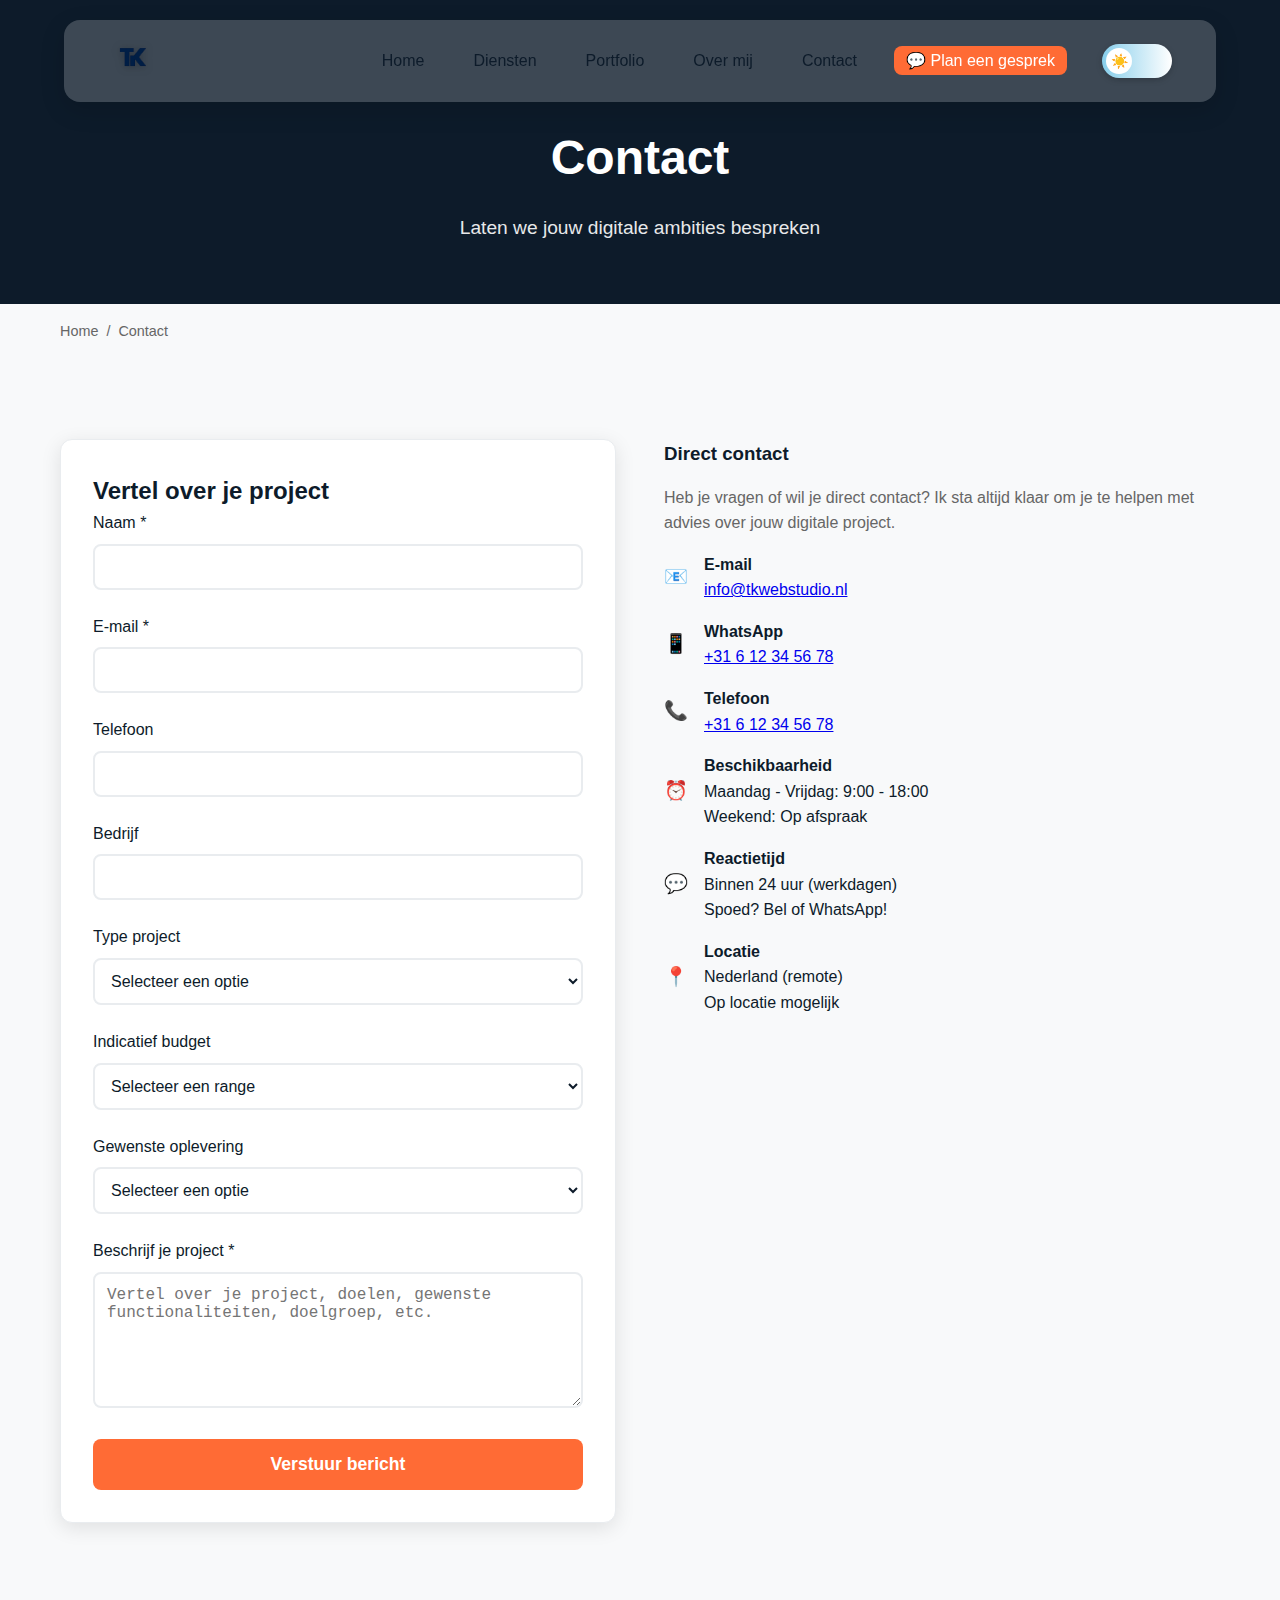
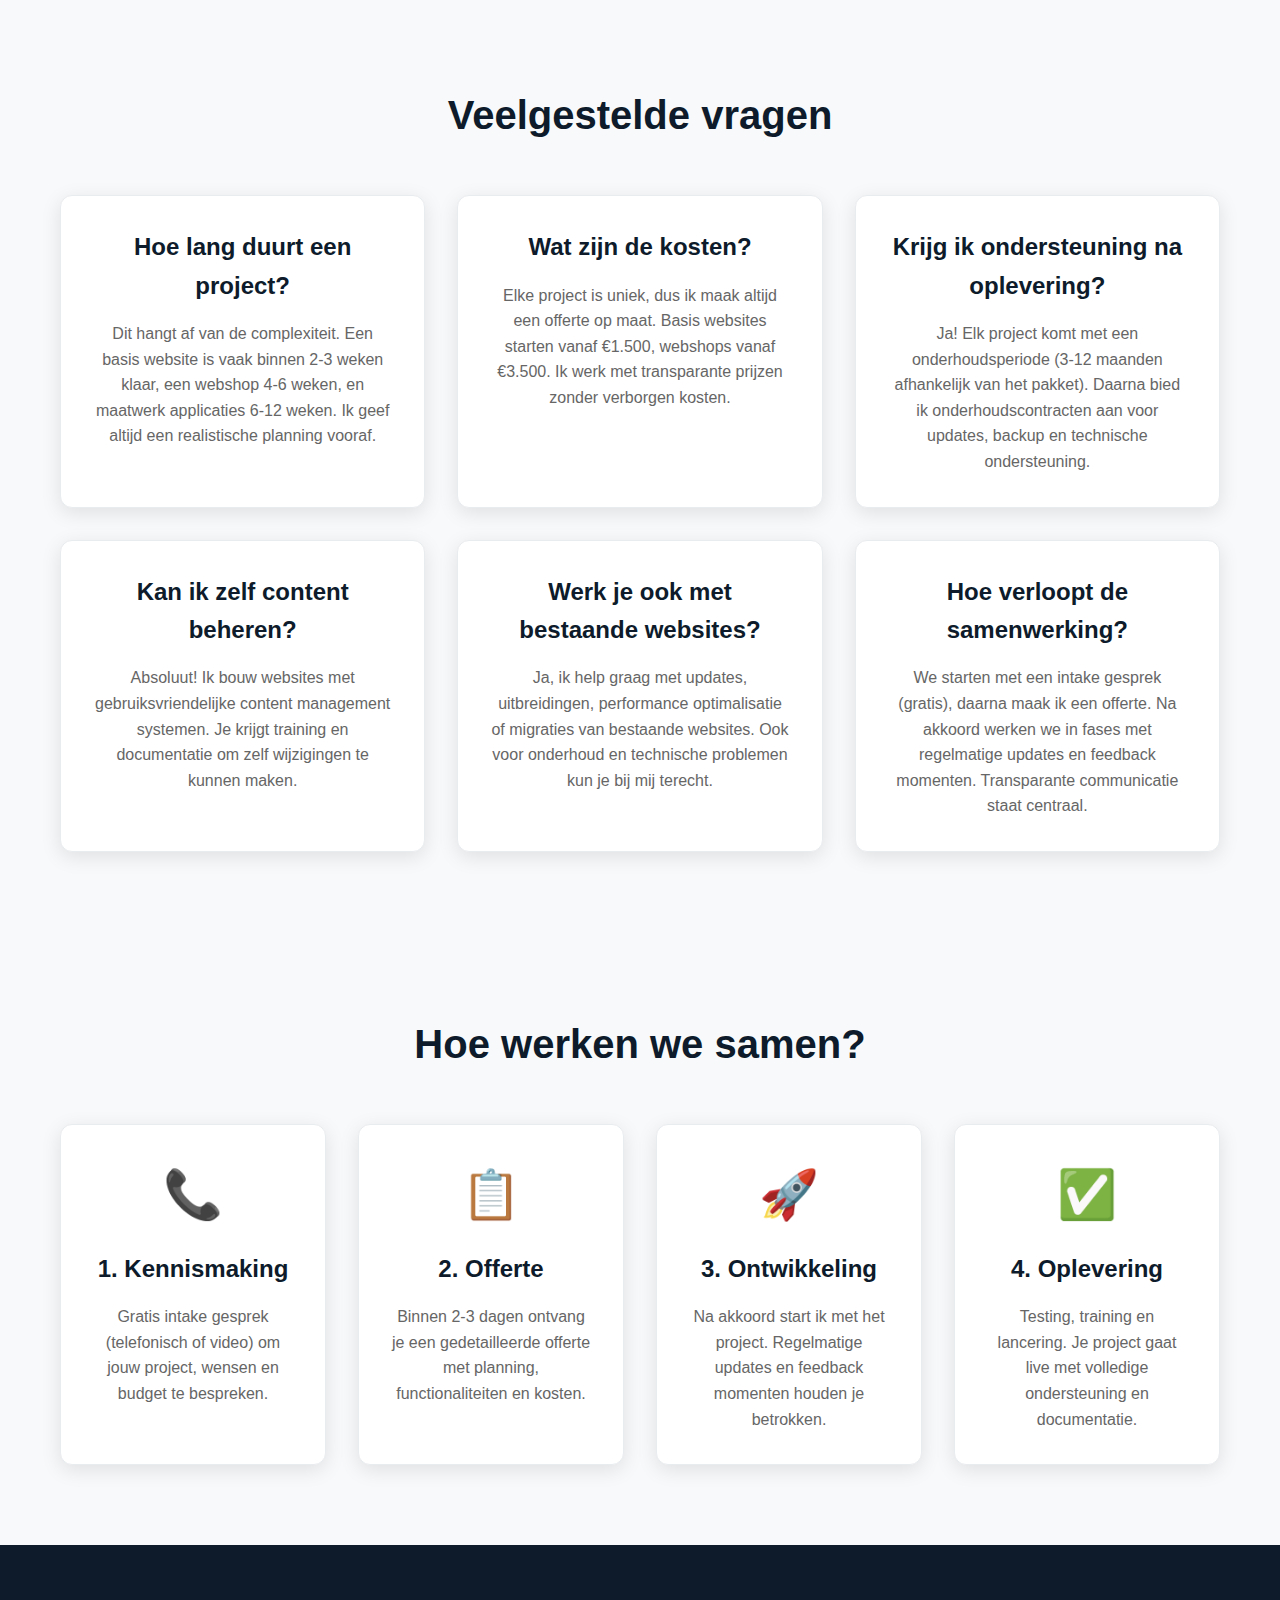
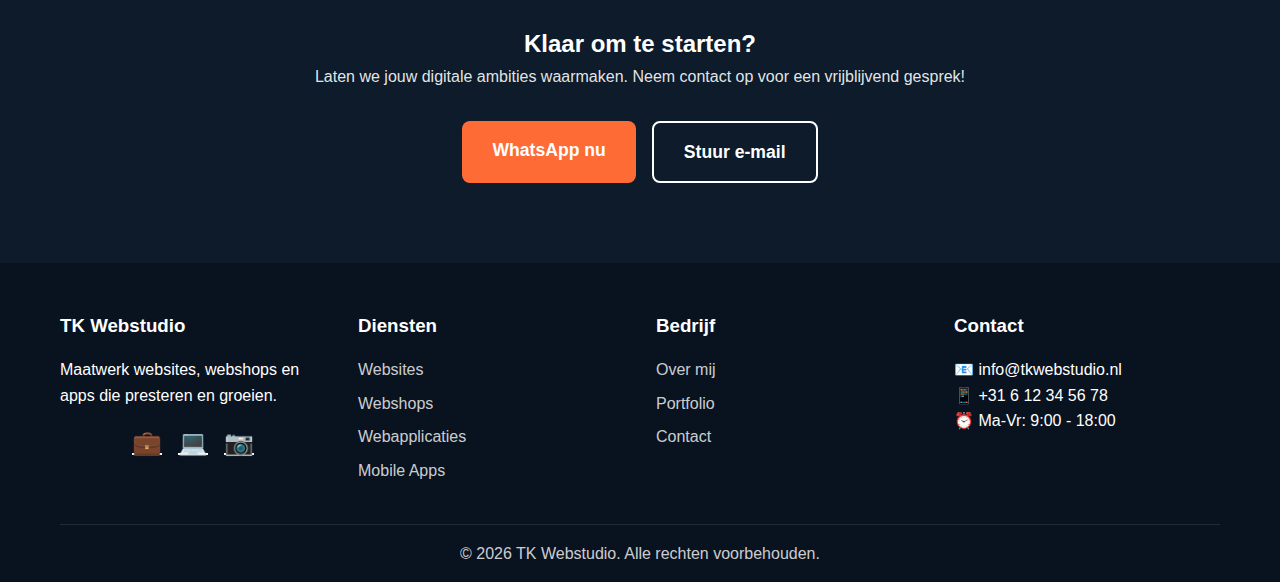
<file: contact.html>
<!DOCTYPE html>
<html lang="nl">

<head>
    <meta charset="UTF-8">
    <meta name="viewport" content="width=device-width, initial-scale=1.0">
    <title>Contact - TK Webstudio</title>
    <meta name="description"
        content="Neem contact op met TK Webstudio voor jouw website, webshop of app project. Gratis adviesgesprek en snelle reactie.">
    <link rel="stylesheet" href="css/style.css">
</head>

<body>
    <!-- Header -->
    <header>
        <nav class="container">
            <a href="../index.html" class="logo">
                <img src="../images/tkwebstudio_logo_zonder_achtergrond.png" alt="TK Webstudio Logo">
            </a>
            <ul class="nav-links">
                <li><a href="../index.html">Home</a></li>
                <li class="dropdown">
                    <a href="../diensten.html">Diensten</a>
                    <div class="dropdown-content">
                        <a href="websites.html">Websites</a>
                        <a href="webshops.html">Webshops</a>
                        <a href="webapplicaties.html">Webapplicaties</a>
                        <a href="apps.html">Mobile Apps</a>
                    </div>
                </li>
                <li><a href="../portfolio.html">Portfolio</a></li>
                <li><a href="../over.html">Over mij</a></li>
                <li><a href="../contact.html">Contact</a></li>
                <li>
                    <a href="https://calendly.com/taha2006/30min" target="_blank" class="cta-btn">💬 Plan een
                        gesprek</a>
                </li>
                <li class="nav-toggle">
                    <label class="theme-switch">
                        <input type="checkbox" id="mode-toggle">
                        <span class="slider"></span>
                    </label>
                </li>
            </ul>
            <button class="mobile-menu-toggle">☰</button>
        </nav>
    </header>

    <!-- Page Header -->
    <section class="page-header">
        <div class="container">
            <h1>Contact</h1>
            <p>Laten we jouw digitale ambities bespreken</p>
        </div>
    </section>

    <!-- Breadcrumb -->
    <section class="breadcrumb">
        <div class="container">
            <nav class="breadcrumb-nav">
                <a href="index.html">Home</a>
                <span>/</span>
                <span>Contact</span>
            </nav>
        </div>
    </section>

    <!-- Contact Section -->
    <section class="section">
        <div class="container">
            <div class="contact-content">
                <div class="contact-form">
                    <h2>Vertel over je project</h2>
                    <form>
                        <div class="form-group">
                            <label for="name">Naam *</label>
                            <input type="text" id="name" name="name" required>
                        </div>

                        <div class="form-group">
                            <label for="email">E-mail *</label>
                            <input type="email" id="email" name="email" required>
                        </div>

                        <div class="form-group">
                            <label for="phone">Telefoon</label>
                            <input type="tel" id="phone" name="phone">
                        </div>

                        <div class="form-group">
                            <label for="company">Bedrijf</label>
                            <input type="text" id="company" name="company">
                        </div>

                        <div class="form-group">
                            <label for="service">Type project</label>
                            <select id="service" name="service">
                                <option value="">Selecteer een optie</option>
                                <option value="website">Website</option>
                                <option value="webshop">Webshop</option>
                                <option value="webapplicatie">Webapplicatie</option>
                                <option value="mobile-app">Mobile App</option>
                                <option value="onderhoud">Onderhoud/Updates</option>
                                <option value="advies">Advies/Consultancy</option>
                                <option value="anders">Anders</option>
                            </select>
                        </div>

                        <div class="form-group">
                            <label for="budget">Indicatief budget</label>
                            <select id="budget" name="budget">
                                <option value="">Selecteer een range</option>
                                <option value="1000-2500">€1.000 - €2.500</option>
                                <option value="2500-5000">€2.500 - €5.000</option>
                                <option value="5000-10000">€5.000 - €10.000</option>
                                <option value="10000+">€10.000+</option>
                                <option value="onbekend">Nog onbekend</option>
                            </select>
                        </div>

                        <div class="form-group">
                            <label for="timeline">Gewenste oplevering</label>
                            <select id="timeline" name="timeline">
                                <option value="">Selecteer een optie</option>
                                <option value="asap">Zo snel mogelijk</option>
                                <option value="1-month">Binnen 1 maand</option>
                                <option value="2-3-months">2-3 maanden</option>
                                <option value="3-6-months">3-6 maanden</option>
                                <option value="flexible">Flexibel</option>
                            </select>
                        </div>

                        <div class="form-group">
                            <label for="message">Beschrijf je project *</label>
                            <textarea id="message" name="message" rows="6"
                                placeholder="Vertel over je project, doelen, gewenste functionaliteiten, doelgroep, etc."
                                required></textarea>
                        </div>

                        <button type="submit" class="btn btn-primary" style="width: 100%;">Verstuur bericht</button>
                    </form>
                </div>

                <div class="contact-info">
                    <h3>Direct contact</h3>
                    <p>Heb je vragen of wil je direct contact? Ik sta altijd klaar om je te helpen met advies over jouw
                        digitale project.</p>

                    <div class="contact-item">
                        <span>📧</span>
                        <div>
                            <strong>E-mail</strong><br>
                            <a href="mailto:info@tkwebstudio.nl">info@tkwebstudio.nl</a>
                        </div>
                    </div>

                    <div class="contact-item">
                        <span>📱</span>
                        <div>
                            <strong>WhatsApp</strong><br>
                            <a href="https://wa.me/31612345678">+31 6 12 34 56 78</a>
                        </div>
                    </div>

                    <div class="contact-item">
                        <span>📞</span>
                        <div>
                            <strong>Telefoon</strong><br>
                            <a href="tel:+31612345678">+31 6 12 34 56 78</a>
                        </div>
                    </div>

                    <div class="contact-item">
                        <span>⏰</span>
                        <div>
                            <strong>Beschikbaarheid</strong><br>
                            Maandag - Vrijdag: 9:00 - 18:00<br>
                            Weekend: Op afspraak
                        </div>
                    </div>

                    <div class="contact-item">
                        <span>💬</span>
                        <div>
                            <strong>Reactietijd</strong><br>
                            Binnen 24 uur (werkdagen)<br>
                            Spoed? Bel of WhatsApp!
                        </div>
                    </div>

                    <div class="contact-item">
                        <span>📍</span>
                        <div>
                            <strong>Locatie</strong><br>
                            Nederland (remote)<br>
                            Op locatie mogelijk
                        </div>
                    </div>
                </div>
            </div>
        </div>
    </section>

    <!-- FAQ Section -->
    <section class="section bg-light">
        <div class="container">
            <h2 class="section-title">Veelgestelde vragen</h2>
            <div class="grid-2">
                <div class="card">
                    <h3>Hoe lang duurt een project?</h3>
                    <p>Dit hangt af van de complexiteit. Een basis website is vaak binnen 2-3 weken klaar, een webshop
                        4-6 weken, en maatwerk applicaties 6-12 weken. Ik geef altijd een realistische planning vooraf.
                    </p>
                </div>

                <div class="card">
                    <h3>Wat zijn de kosten?</h3>
                    <p>Elke project is uniek, dus ik maak altijd een offerte op maat. Basis websites starten vanaf
                        €1.500, webshops vanaf €3.500. Ik werk met transparante prijzen zonder verborgen kosten.</p>
                </div>

                <div class="card">
                    <h3>Krijg ik ondersteuning na oplevering?</h3>
                    <p>Ja! Elk project komt met een onderhoudsperiode (3-12 maanden afhankelijk van het pakket). Daarna
                        bied ik onderhoudscontracten aan voor updates, backup en technische ondersteuning.</p>
                </div>

                <div class="card">
                    <h3>Kan ik zelf content beheren?</h3>
                    <p>Absoluut! Ik bouw websites met gebruiksvriendelijke content management systemen. Je krijgt
                        training en documentatie om zelf wijzigingen te kunnen maken.</p>
                </div>

                <div class="card">
                    <h3>Werk je ook met bestaande websites?</h3>
                    <p>Ja, ik help graag met updates, uitbreidingen, performance optimalisatie of migraties van
                        bestaande websites. Ook voor onderhoud en technische problemen kun je bij mij terecht.</p>
                </div>

                <div class="card">
                    <h3>Hoe verloopt de samenwerking?</h3>
                    <p>We starten met een intake gesprek (gratis), daarna maak ik een offerte. Na akkoord werken we in
                        fases met regelmatige updates en feedback momenten. Transparante communicatie staat centraal.
                    </p>
                </div>
            </div>
        </div>
    </section>

    <!-- Process Section -->
    <section class="section">
        <div class="container">
            <h2 class="section-title">Hoe werken we samen?</h2>
            <div class="grid-4">
                <div class="card">
                    <div class="card-icon">📞</div>
                    <h3>1. Kennismaking</h3>
                    <p>Gratis intake gesprek (telefonisch of video) om jouw project, wensen en budget te bespreken.</p>
                </div>
                <div class="card">
                    <div class="card-icon">📋</div>
                    <h3>2. Offerte</h3>
                    <p>Binnen 2-3 dagen ontvang je een gedetailleerde offerte met planning, functionaliteiten en kosten.
                    </p>
                </div>
                <div class="card">
                    <div class="card-icon">🚀</div>
                    <h3>3. Ontwikkeling</h3>
                    <p>Na akkoord start ik met het project. Regelmatige updates en feedback momenten houden je
                        betrokken.</p>
                </div>
                <div class="card">
                    <div class="card-icon">✅</div>
                    <h3>4. Oplevering</h3>
                    <p>Testing, training en lancering. Je project gaat live met volledige ondersteuning en documentatie.
                    </p>
                </div>
            </div>
        </div>
    </section>

    <!-- CTA Section -->
    <section class="section bg-primary" style="background: var(--primary-color); color: white;">
        <div class="container text-center">
            <h2 style="color: white;">Klaar om te starten?</h2>
            <p style="color: rgba(255,255,255,0.9); margin-bottom: 2rem;">Laten we jouw digitale ambities waarmaken.
                Neem contact op voor een vrijblijvend gesprek!</p>
            <div class="cta-buttons">
                <a href="https://wa.me/31612345678" class="btn btn-primary"
                    style="background: var(--accent-color);">WhatsApp nu</a>
                <a href="mailto:info@tkwebstudio.nl" class="btn btn-secondary"
                    style="border-color: white; color: white;">Stuur e-mail</a>
            </div>
        </div>
    </section>

    <!-- Footer -->
    <footer>
        <div class="container">
            <div class="footer-content">
                <div class="footer-section">
                    <h3>TK Webstudio</h3>
                    <p>Maatwerk websites, webshops en apps die presteren en groeien.</p>
                    <div class="social-links">
                        <a href="#" title="LinkedIn">💼</a>
                        <a href="#" title="GitHub">💻</a>
                        <a href="#" title="Instagram">📷</a>
                    </div>
                </div>
                <div class="footer-section">
                    <h3>Diensten</h3>
                    <ul>
                        <li><a href="diensten/websites.html">Websites</a></li>
                        <li><a href="diensten/webshops.html">Webshops</a></li>
                        <li><a href="diensten/webapplicaties.html">Webapplicaties</a></li>
                        <li><a href="diensten/apps.html">Mobile Apps</a></li>
                    </ul>
                </div>
                <div class="footer-section">
                    <h3>Bedrijf</h3>
                    <ul>
                        <li><a href="over.html">Over mij</a></li>
                        <li><a href="portfolio.html">Portfolio</a></li>
                        <li><a href="contact.html">Contact</a></li>
                    </ul>
                </div>
                <div class="footer-section">
                    <h3>Contact</h3>
                    <p>📧 info@tkwebstudio.nl</p>
                    <p>📱 +31 6 12 34 56 78</p>
                    <p>⏰ Ma-Vr: 9:00 - 18:00</p>
                </div>
            </div>
            <div class="footer-bottom">
                <p>&copy; <span id="current-year"></span> TK Webstudio. Alle rechten voorbehouden.</p>
            </div>
        </div>
    </footer>

    <script src="js/script.js"></script>
</body>

</html>
</file>
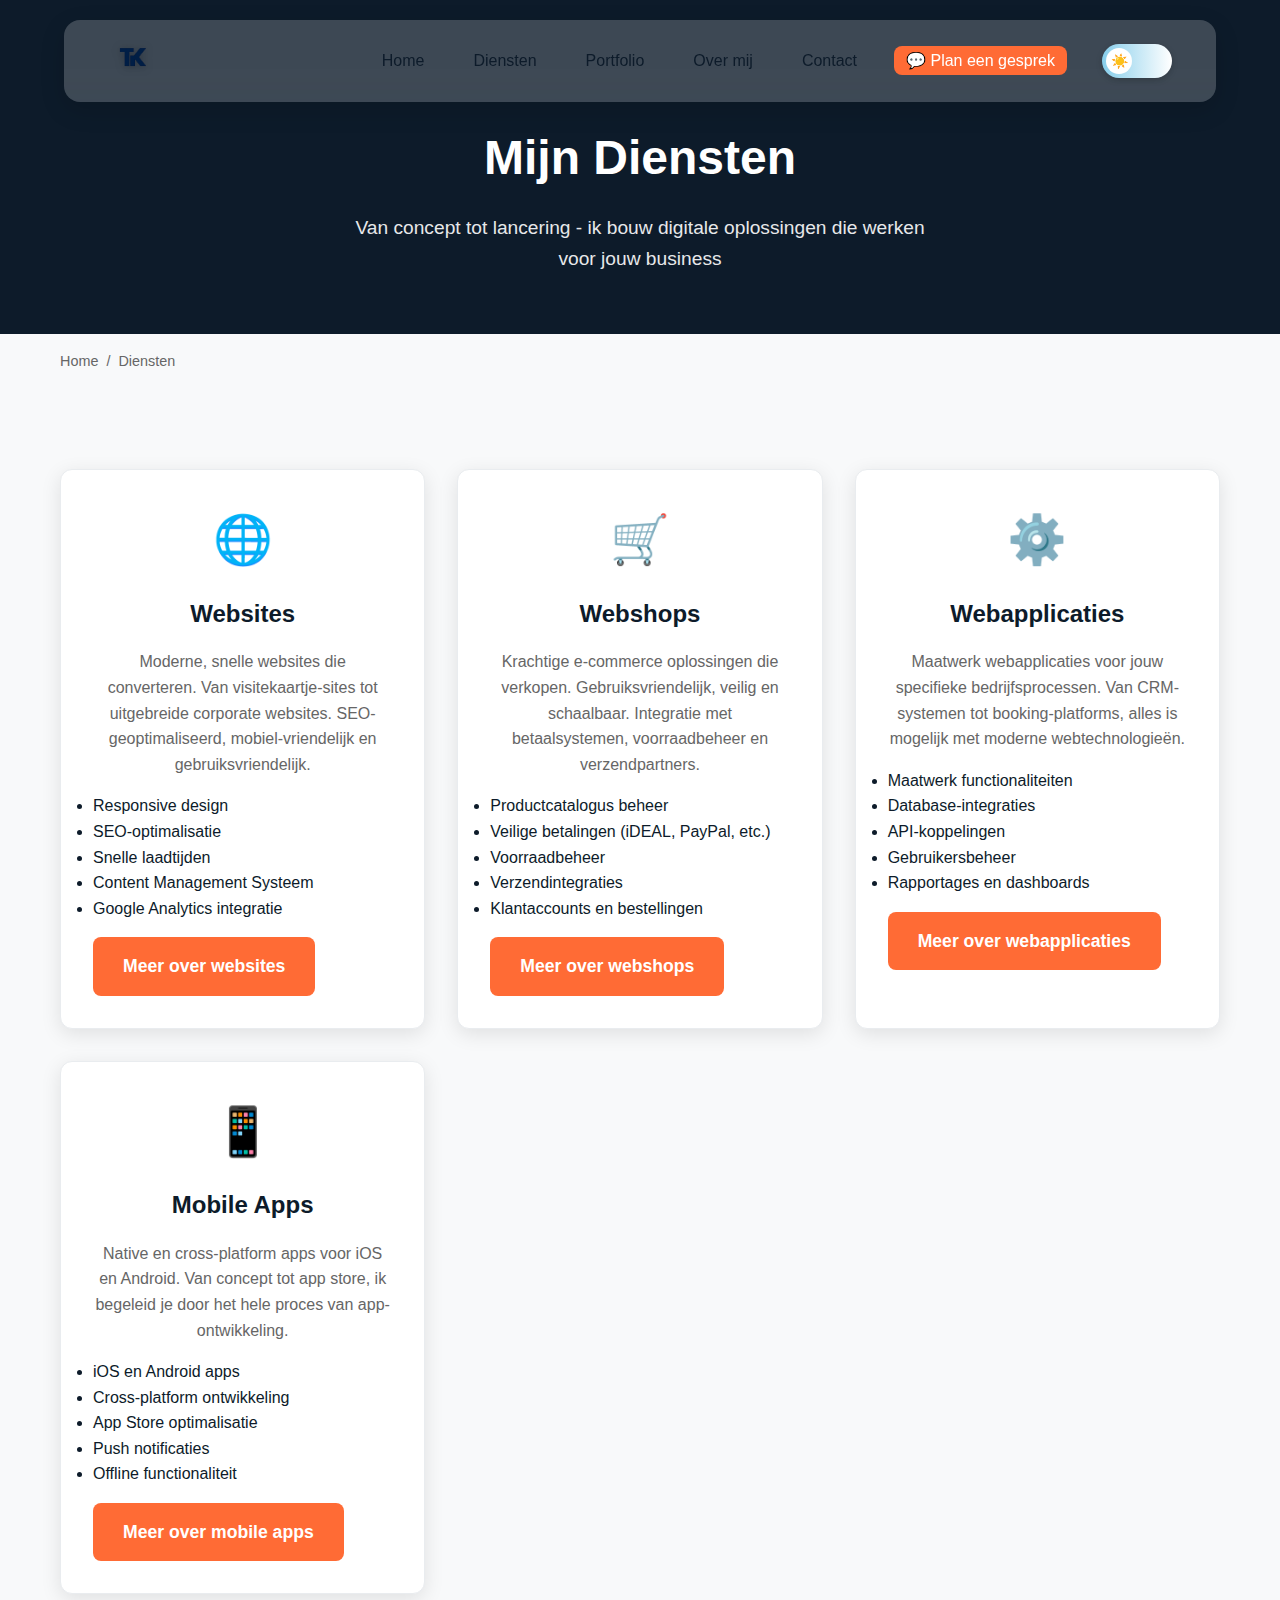
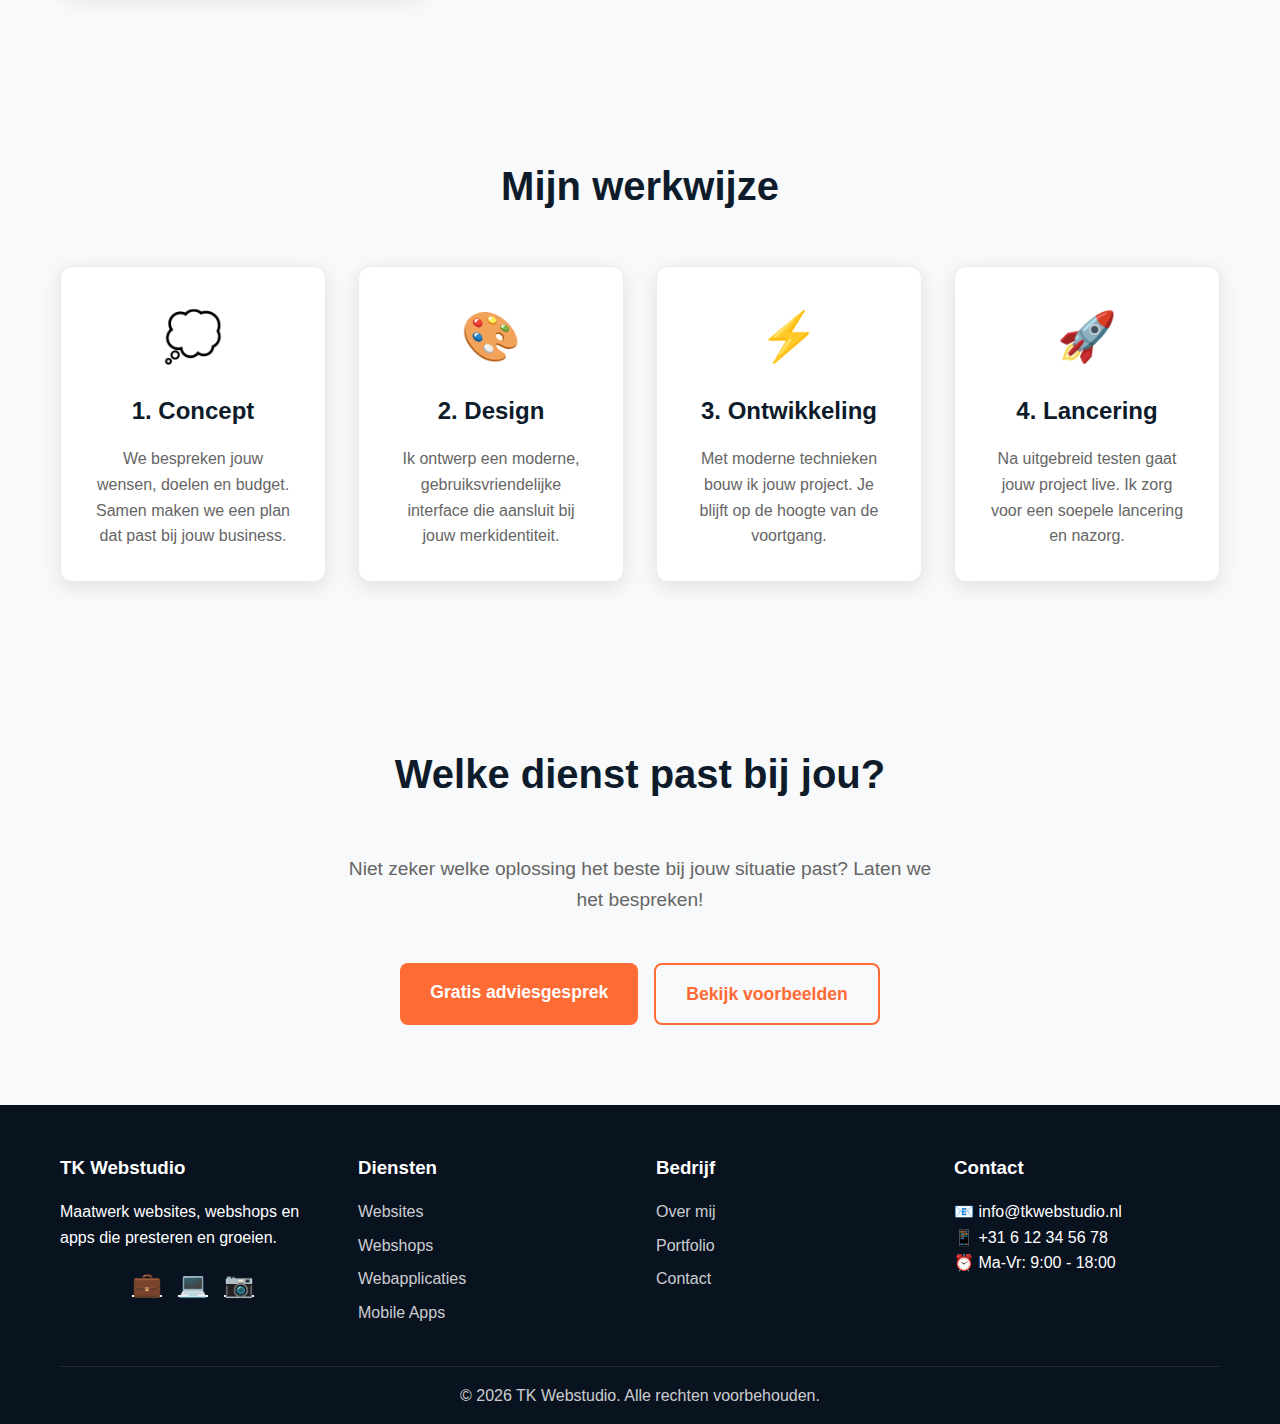
<file: diensten.html>
<!DOCTYPE html>
<html lang="nl">

<head>
    <meta charset="UTF-8">
    <meta name="viewport" content="width=device-width, initial-scale=1.0">
    <title>Diensten - TK Webstudio</title>
    <meta name="description"
        content="Ontdek alle diensten van TK Webstudio: websites, webshops, webapplicaties en mobile apps. Maatwerk oplossingen voor elke behoefte.">
    <link rel="stylesheet" href="css/style.css">
</head>

<body>
    <!-- Header -->
    <header>
        <nav class="container">
            <a href="../index.html" class="logo">
                <img src="../images/tkwebstudio_logo_zonder_achtergrond.png" alt="TK Webstudio Logo">
            </a>
            <ul class="nav-links">
                <li><a href="../index.html">Home</a></li>
                <li class="dropdown">
                    <a href="../diensten.html">Diensten</a>
                    <div class="dropdown-content">
                        <a href="websites.html">Websites</a>
                        <a href="webshops.html">Webshops</a>
                        <a href="webapplicaties.html">Webapplicaties</a>
                        <a href="apps.html">Mobile Apps</a>
                    </div>
                </li>
                <li><a href="../portfolio.html">Portfolio</a></li>
                <li><a href="../over.html">Over mij</a></li>
                <li><a href="../contact.html">Contact</a></li>
                <li>
                    <a href="https://calendly.com/taha2006/30min" target="_blank" class="cta-btn">💬 Plan een
                        gesprek</a>
                </li>
                <li class="nav-toggle">
                    <label class="theme-switch">
                        <input type="checkbox" id="mode-toggle">
                        <span class="slider"></span>
                    </label>
                </li>
            </ul>
            <button class="mobile-menu-toggle">☰</button>
        </nav>
    </header>

    <!-- Page Header -->
    <section class="page-header">
        <div class="container">
            <h1>Mijn Diensten</h1>
            <p>Van concept tot lancering - ik bouw digitale oplossingen die werken voor jouw business</p>
        </div>
    </section>

    <!-- Breadcrumb -->
    <section class="breadcrumb">
        <div class="container">
            <nav class="breadcrumb-nav">
                <a href="index.html">Home</a>
                <span>/</span>
                <span>Diensten</span>
            </nav>
        </div>
    </section>

    <!-- Services Overview -->
    <section class="section">
        <div class="container">
            <div class="grid-2">
                <div class="card">
                    <div class="card-icon">🌐</div>
                    <h3>Websites</h3>
                    <p>Moderne, snelle websites die converteren. Van visitekaartje-sites tot uitgebreide corporate
                        websites. SEO-geoptimaliseerd, mobiel-vriendelijk en gebruiksvriendelijk.</p>
                    <ul style="text-align: left; margin: 1rem 0;">
                        <li>Responsive design</li>
                        <li>SEO-optimalisatie</li>
                        <li>Snelle laadtijden</li>
                        <li>Content Management Systeem</li>
                        <li>Google Analytics integratie</li>
                    </ul>
                    <a href="diensten/websites.html" class="btn btn-primary">Meer over websites</a>
                </div>

                <div class="card">
                    <div class="card-icon">🛒</div>
                    <h3>Webshops</h3>
                    <p>Krachtige e-commerce oplossingen die verkopen. Gebruiksvriendelijk, veilig en schaalbaar.
                        Integratie met betaalsystemen, voorraadbeheer en verzendpartners.</p>
                    <ul style="text-align: left; margin: 1rem 0;">
                        <li>Productcatalogus beheer</li>
                        <li>Veilige betalingen (iDEAL, PayPal, etc.)</li>
                        <li>Voorraadbeheer</li>
                        <li>Verzendintegraties</li>
                        <li>Klantaccounts en bestellingen</li>
                    </ul>
                    <a href="diensten/webshops.html" class="btn btn-primary">Meer over webshops</a>
                </div>

                <div class="card">
                    <div class="card-icon">⚙️</div>
                    <h3>Webapplicaties</h3>
                    <p>Maatwerk webapplicaties voor jouw specifieke bedrijfsprocessen. Van CRM-systemen tot
                        booking-platforms, alles is mogelijk met moderne webtechnologieën.</p>
                    <ul style="text-align: left; margin: 1rem 0;">
                        <li>Maatwerk functionaliteiten</li>
                        <li>Database-integraties</li>
                        <li>API-koppelingen</li>
                        <li>Gebruikersbeheer</li>
                        <li>Rapportages en dashboards</li>
                    </ul>
                    <a href="diensten/webapplicaties.html" class="btn btn-primary">Meer over webapplicaties</a>
                </div>

                <div class="card">
                    <div class="card-icon">📱</div>
                    <h3>Mobile Apps</h3>
                    <p>Native en cross-platform apps voor iOS en Android. Van concept tot app store, ik begeleid je door
                        het hele proces van app-ontwikkeling.</p>
                    <ul style="text-align: left; margin: 1rem 0;">
                        <li>iOS en Android apps</li>
                        <li>Cross-platform ontwikkeling</li>
                        <li>App Store optimalisatie</li>
                        <li>Push notificaties</li>
                        <li>Offline functionaliteit</li>
                    </ul>
                    <a href="diensten/apps.html" class="btn btn-primary">Meer over mobile apps</a>
                </div>
            </div>
        </div>
    </section>

    <!-- Process Section -->
    <section class="section bg-light">
        <div class="container">
            <h2 class="section-title">Mijn werkwijze</h2>
            <div class="grid-4">
                <div class="card">
                    <div class="card-icon">💭</div>
                    <h3>1. Concept</h3>
                    <p>We bespreken jouw wensen, doelen en budget. Samen maken we een plan dat past bij jouw business.
                    </p>
                </div>
                <div class="card">
                    <div class="card-icon">🎨</div>
                    <h3>2. Design</h3>
                    <p>Ik ontwerp een moderne, gebruiksvriendelijke interface die aansluit bij jouw merkidentiteit.</p>
                </div>
                <div class="card">
                    <div class="card-icon">⚡</div>
                    <h3>3. Ontwikkeling</h3>
                    <p>Met moderne technieken bouw ik jouw project. Je blijft op de hoogte van de voortgang.</p>
                </div>
                <div class="card">
                    <div class="card-icon">🚀</div>
                    <h3>4. Lancering</h3>
                    <p>Na uitgebreid testen gaat jouw project live. Ik zorg voor een soepele lancering en nazorg.</p>
                </div>
            </div>
        </div>
    </section>

    <!-- CTA Section -->
    <section class="section">
        <div class="container text-center">
            <h2 class="section-title">Welke dienst past bij jou?</h2>
            <p class="section-subtitle">Niet zeker welke oplossing het beste bij jouw situatie past? Laten we het
                bespreken!</p>
            <div class="cta-buttons">
                <a href="contact.html" class="btn btn-primary">Gratis adviesgesprek</a>
                <a href="portfolio.html" class="btn btn-secondary">Bekijk voorbeelden</a>
            </div>
        </div>
    </section>

    <!-- Footer -->
    <footer>
        <div class="container">
            <div class="footer-content">
                <div class="footer-section">
                    <h3>TK Webstudio</h3>
                    <p>Maatwerk websites, webshops en apps die presteren en groeien.</p>
                    <div class="social-links">
                        <a href="#" title="LinkedIn">💼</a>
                        <a href="#" title="GitHub">💻</a>
                        <a href="#" title="Instagram">📷</a>
                    </div>
                </div>
                <div class="footer-section">
                    <h3>Diensten</h3>
                    <ul>
                        <li><a href="diensten/websites.html">Websites</a></li>
                        <li><a href="diensten/webshops.html">Webshops</a></li>
                        <li><a href="diensten/webapplicaties.html">Webapplicaties</a></li>
                        <li><a href="diensten/apps.html">Mobile Apps</a></li>
                    </ul>
                </div>
                <div class="footer-section">
                    <h3>Bedrijf</h3>
                    <ul>
                        <li><a href="over.html">Over mij</a></li>
                        <li><a href="portfolio.html">Portfolio</a></li>
                        <li><a href="contact.html">Contact</a></li>
                    </ul>
                </div>
                <div class="footer-section">
                    <h3>Contact</h3>
                    <p>📧 info@tkwebstudio.nl</p>
                    <p>📱 +31 6 12 34 56 78</p>
                    <p>⏰ Ma-Vr: 9:00 - 18:00</p>
                </div>
            </div>
            <div class="footer-bottom">
                <p>&copy; <span id="current-year"></span> TK Webstudio. Alle rechten voorbehouden.</p>
            </div>
        </div>
    </footer>

    <script src="js/script.js"></script>
</body>

</html>
</file>
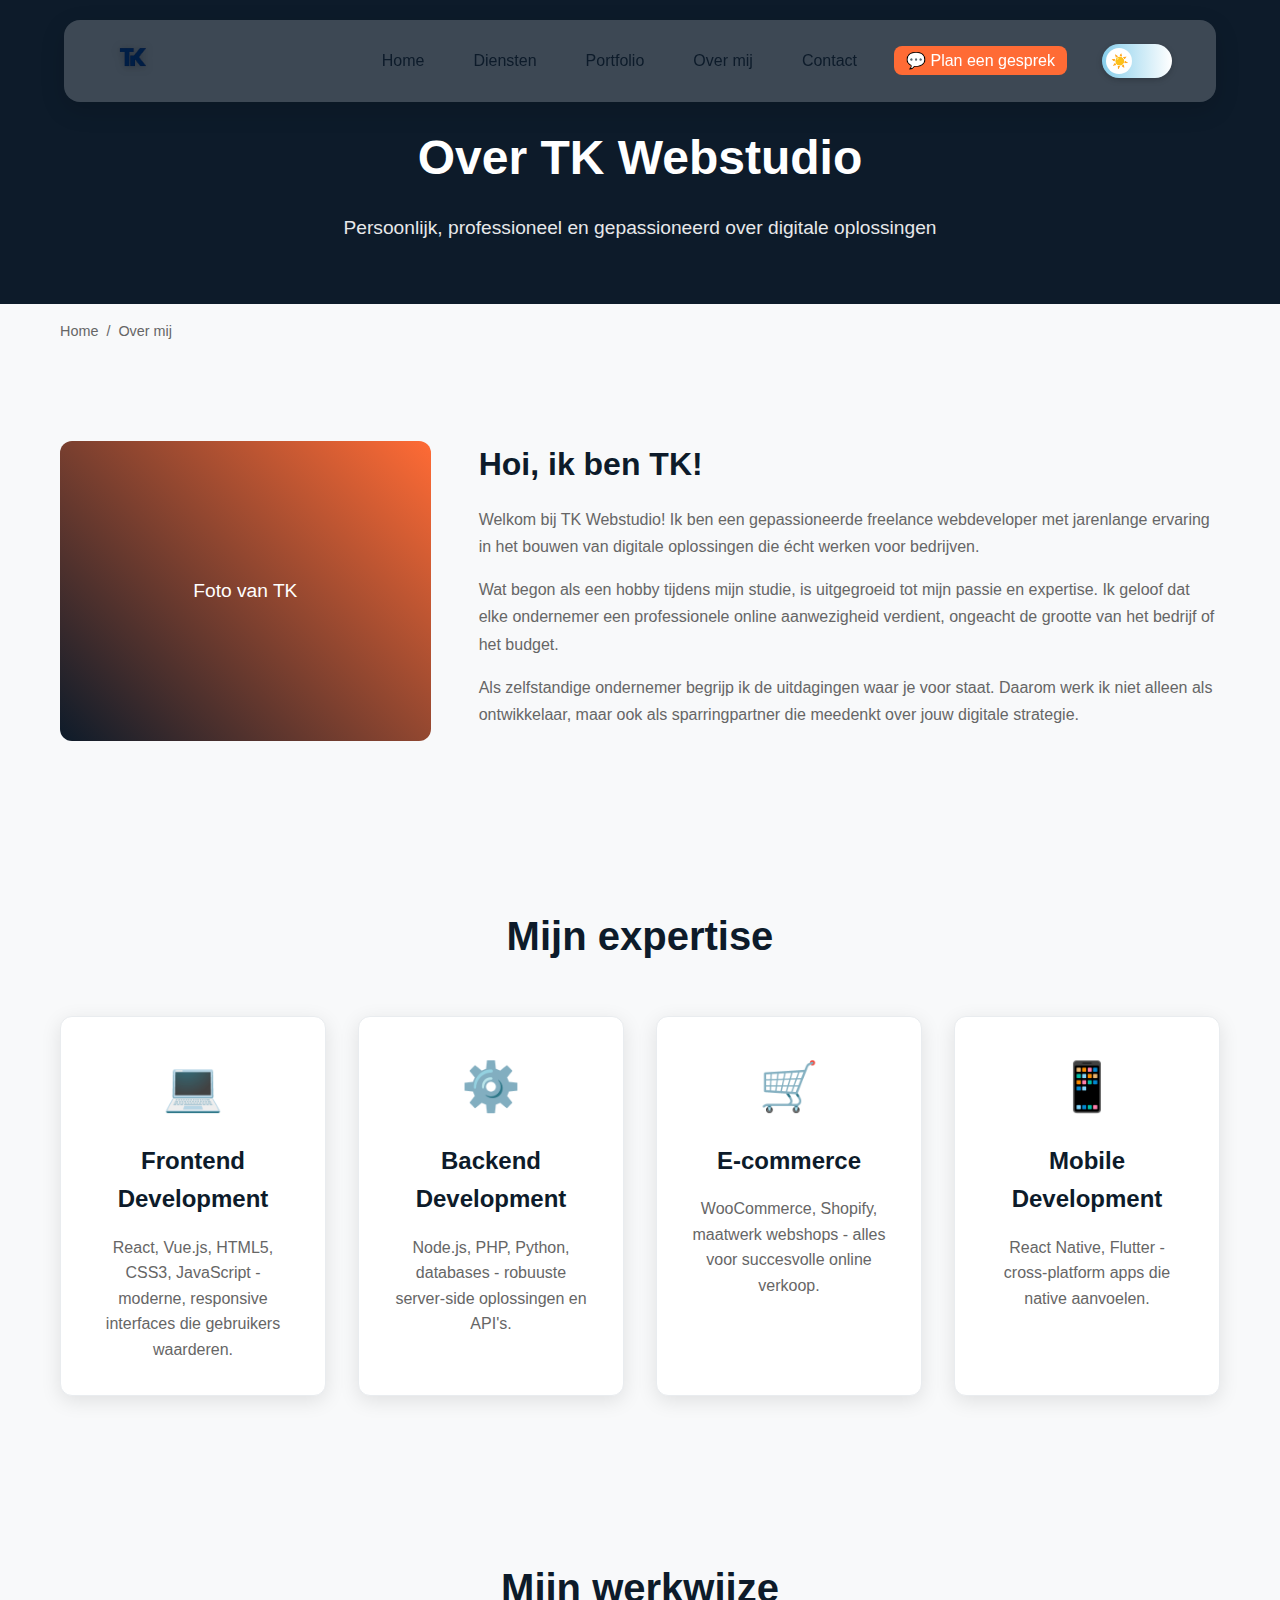
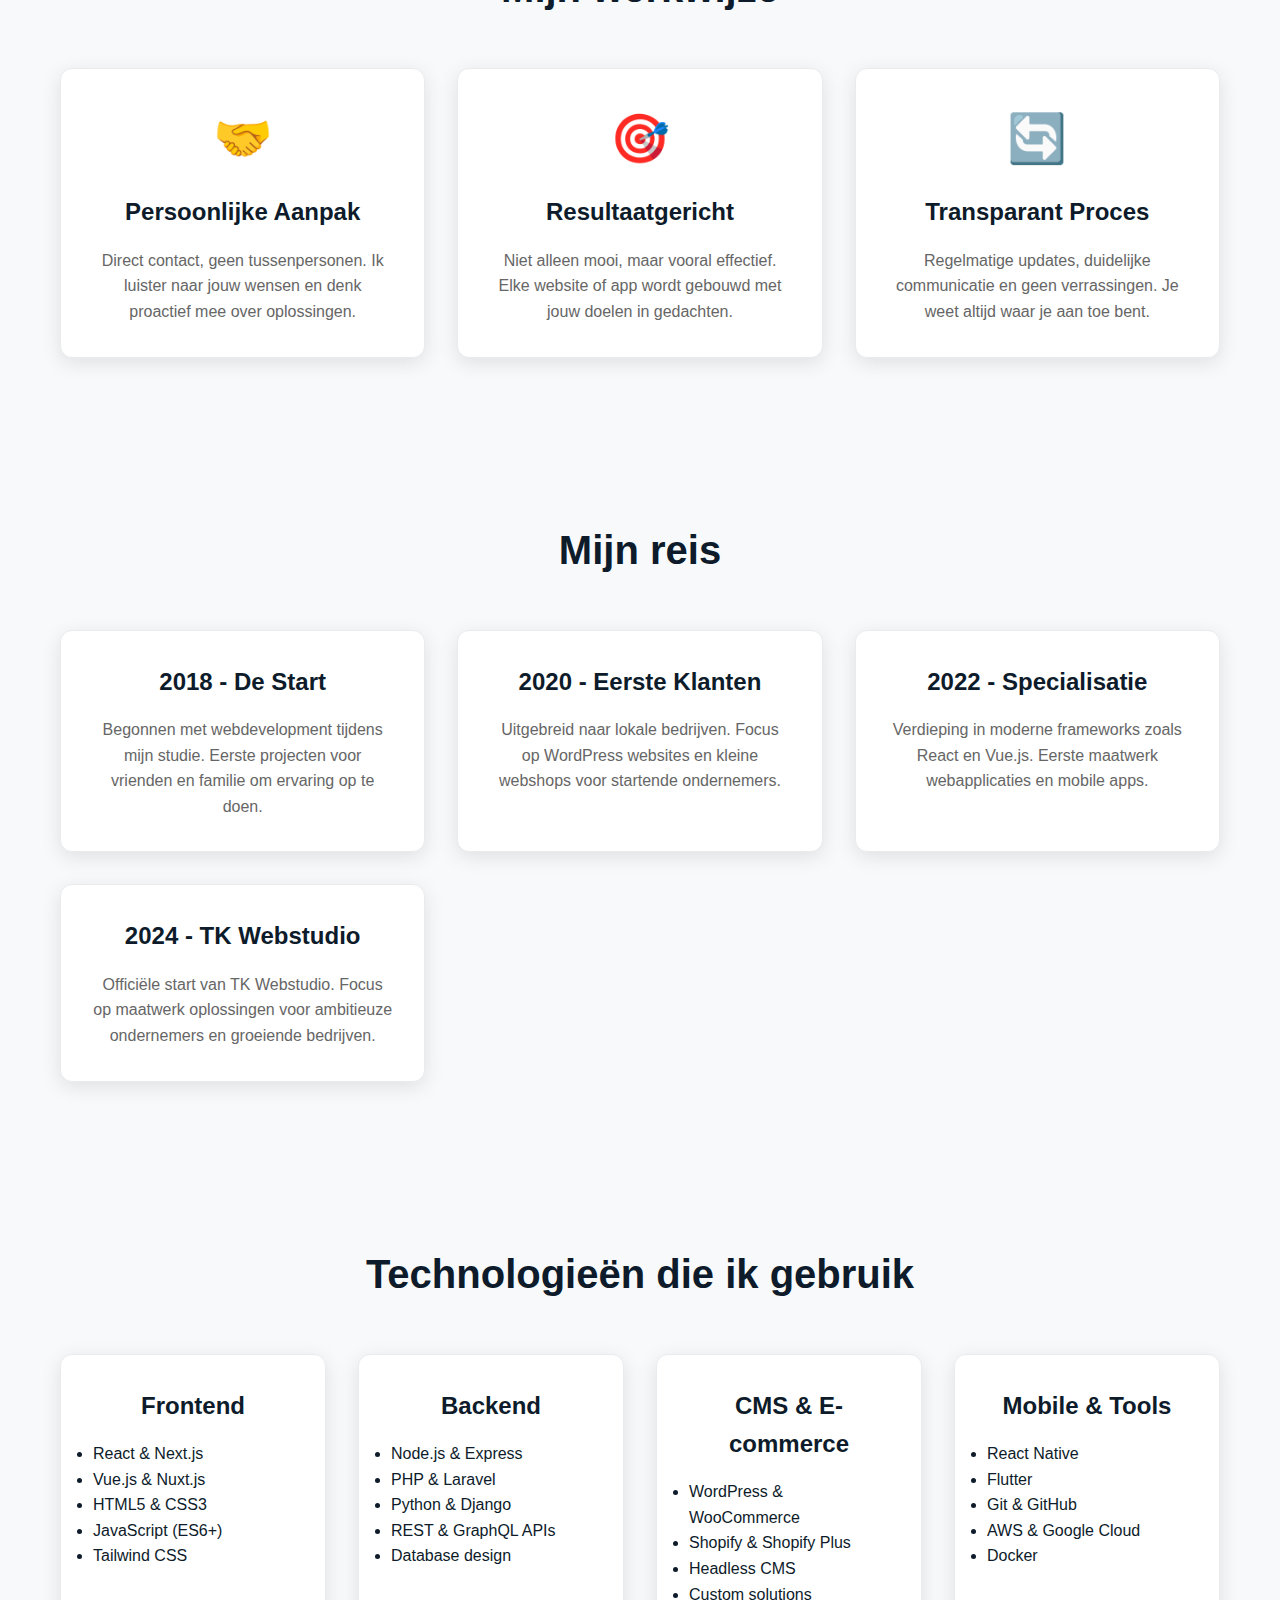
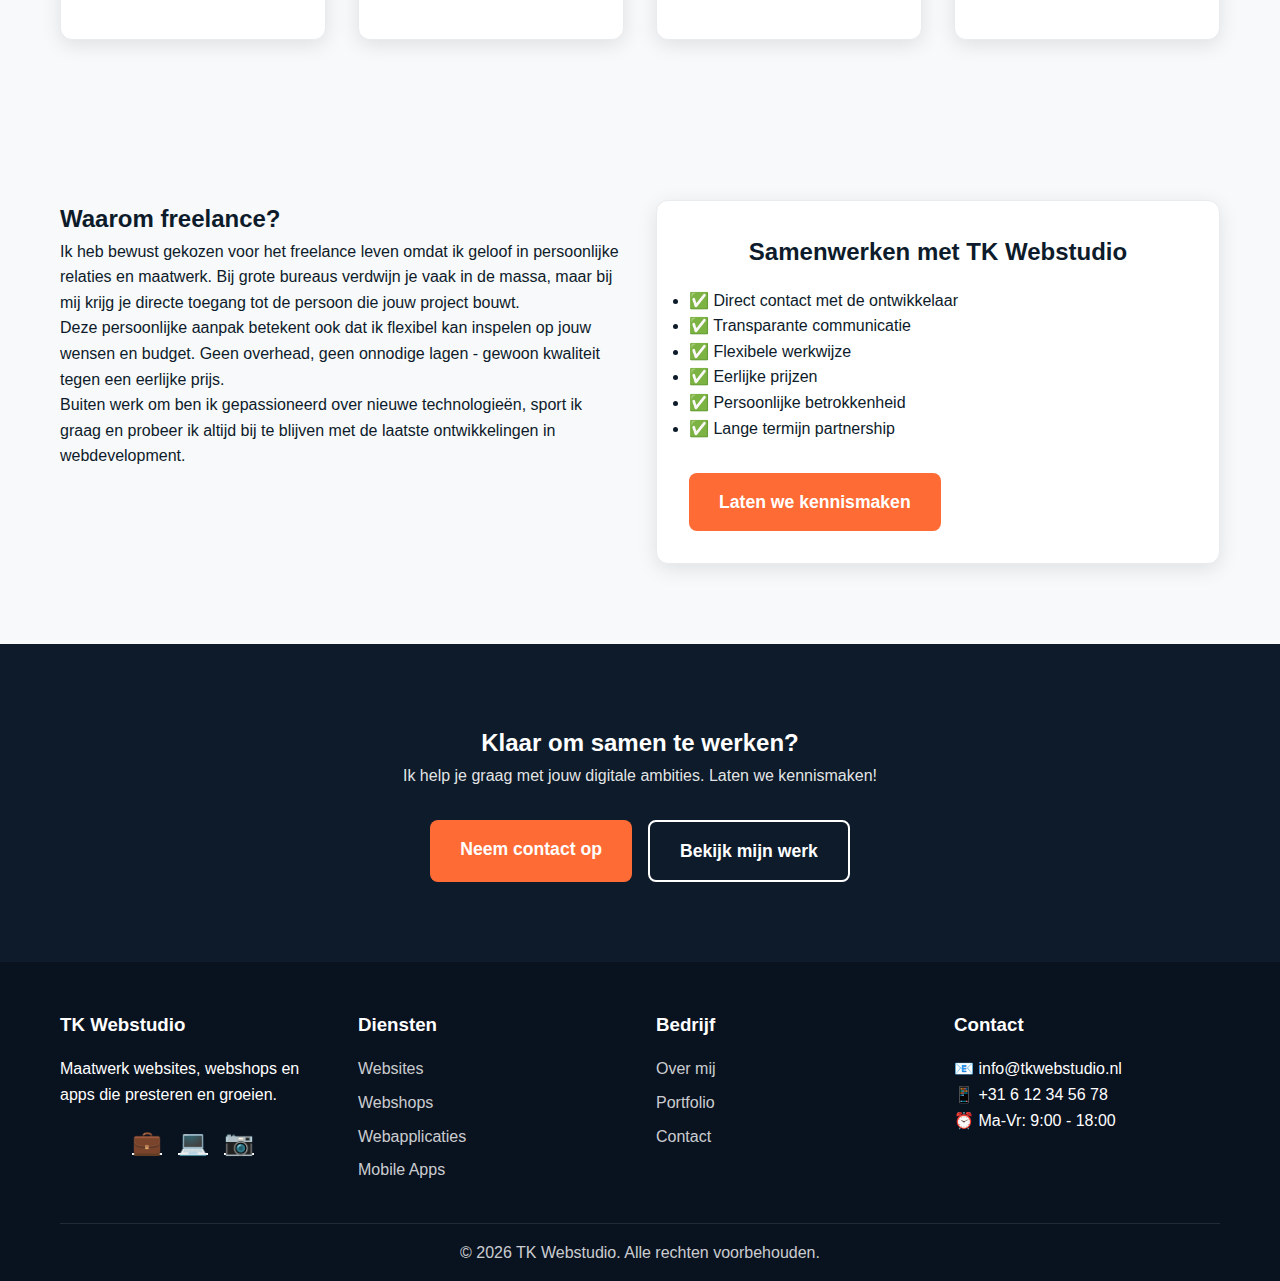
<file: over.html>
<!DOCTYPE html>
<html lang="nl">

<head>
    <meta charset="UTF-8">
    <meta name="viewport" content="width=device-width, initial-scale=1.0">
    <title>Over mij - TK Webstudio</title>
    <meta name="description"
        content="Leer meer over TK Webstudio. Freelance webdeveloper gespecialiseerd in maatwerk websites, webshops en apps.">
    <link rel="stylesheet" href="css/style.css">
</head>

<body>
    <!-- Header -->
    <header>
        <nav class="container">
            <a href="../index.html" class="logo">
                <img src="../images/tkwebstudio_logo_zonder_achtergrond.png" alt="TK Webstudio Logo">
            </a>
            <ul class="nav-links">
                <li><a href="../index.html">Home</a></li>
                <li class="dropdown">
                    <a href="../diensten.html">Diensten</a>
                    <div class="dropdown-content">
                        <a href="websites.html">Websites</a>
                        <a href="webshops.html">Webshops</a>
                        <a href="webapplicaties.html">Webapplicaties</a>
                        <a href="apps.html">Mobile Apps</a>
                    </div>
                </li>
                <li><a href="../portfolio.html">Portfolio</a></li>
                <li><a href="../over.html">Over mij</a></li>
                <li><a href="../contact.html">Contact</a></li>
                <li>
                    <a href="https://calendly.com/taha2006/30min" target="_blank" class="cta-btn">💬 Plan een
                        gesprek</a>
                </li>
                <li class="nav-toggle">
                    <label class="theme-switch">
                        <input type="checkbox" id="mode-toggle">
                        <span class="slider"></span>
                    </label>
                </li>
            </ul>
            <button class="mobile-menu-toggle">☰</button>
        </nav>
    </header>

    <!-- Page Header -->
    <section class="page-header">
        <div class="container">
            <h1>Over TK Webstudio</h1>
            <p>Persoonlijk, professioneel en gepassioneerd over digitale oplossingen</p>
        </div>
    </section>

    <!-- Breadcrumb -->
    <section class="breadcrumb">
        <div class="container">
            <nav class="breadcrumb-nav">
                <a href="index.html">Home</a>
                <span>/</span>
                <span>Over mij</span>
            </nav>
        </div>
    </section>

    <!-- About Content -->
    <section class="section">
        <div class="container">
            <div class="about-content">
                <div class="about-image">Foto van TK</div>
                <div class="about-text">
                    <h2>Hoi, ik ben TK!</h2>
                    <p>Welkom bij TK Webstudio! Ik ben een gepassioneerde freelance webdeveloper met jarenlange ervaring
                        in het bouwen van digitale oplossingen die écht werken voor bedrijven.</p>

                    <p>Wat begon als een hobby tijdens mijn studie, is uitgegroeid tot mijn passie en expertise. Ik
                        geloof dat elke ondernemer een professionele online aanwezigheid verdient, ongeacht de grootte
                        van het bedrijf of het budget.</p>

                    <p>Als zelfstandige ondernemer begrijp ik de uitdagingen waar je voor staat. Daarom werk ik niet
                        alleen als ontwikkelaar, maar ook als sparringpartner die meedenkt over jouw digitale strategie.
                    </p>
                </div>
            </div>
        </div>
    </section>

    <!-- Skills & Expertise -->
    <section class="section bg-light">
        <div class="container">
            <h2 class="section-title">Mijn expertise</h2>
            <div class="grid-4">
                <div class="card">
                    <div class="card-icon">💻</div>
                    <h3>Frontend Development</h3>
                    <p>React, Vue.js, HTML5, CSS3, JavaScript - moderne, responsive interfaces die gebruikers waarderen.
                    </p>
                </div>
                <div class="card">
                    <div class="card-icon">⚙️</div>
                    <h3>Backend Development</h3>
                    <p>Node.js, PHP, Python, databases - robuuste server-side oplossingen en API's.</p>
                </div>
                <div class="card">
                    <div class="card-icon">🛒</div>
                    <h3>E-commerce</h3>
                    <p>WooCommerce, Shopify, maatwerk webshops - alles voor succesvolle online verkoop.</p>
                </div>
                <div class="card">
                    <div class="card-icon">📱</div>
                    <h3>Mobile Development</h3>
                    <p>React Native, Flutter - cross-platform apps die native aanvoelen.</p>
                </div>
            </div>
        </div>
    </section>

    <!-- Values -->
    <section class="section">
        <div class="container">
            <h2 class="section-title">Mijn werkwijze</h2>
            <div class="grid-3">
                <div class="card">
                    <div class="card-icon">🤝</div>
                    <h3>Persoonlijke Aanpak</h3>
                    <p>Direct contact, geen tussenpersonen. Ik luister naar jouw wensen en denk proactief mee over
                        oplossingen.</p>
                </div>
                <div class="card">
                    <div class="card-icon">🎯</div>
                    <h3>Resultaatgericht</h3>
                    <p>Niet alleen mooi, maar vooral effectief. Elke website of app wordt gebouwd met jouw doelen in
                        gedachten.</p>
                </div>
                <div class="card">
                    <div class="card-icon">🔄</div>
                    <h3>Transparant Proces</h3>
                    <p>Regelmatige updates, duidelijke communicatie en geen verrassingen. Je weet altijd waar je aan toe
                        bent.</p>
                </div>
            </div>
        </div>
    </section>

    <!-- Experience Timeline -->
    <section class="section bg-light">
        <div class="container">
            <h2 class="section-title">Mijn reis</h2>
            <div class="grid-2">
                <div class="card">
                    <h3>2018 - De Start</h3>
                    <p>Begonnen met webdevelopment tijdens mijn studie. Eerste projecten voor vrienden en familie om
                        ervaring op te doen.</p>
                </div>
                <div class="card">
                    <h3>2020 - Eerste Klanten</h3>
                    <p>Uitgebreid naar lokale bedrijven. Focus op WordPress websites en kleine webshops voor startende
                        ondernemers.</p>
                </div>
                <div class="card">
                    <h3>2022 - Specialisatie</h3>
                    <p>Verdieping in moderne frameworks zoals React en Vue.js. Eerste maatwerk webapplicaties en mobile
                        apps.</p>
                </div>
                <div class="card">
                    <h3>2024 - TK Webstudio</h3>
                    <p>Officiële start van TK Webstudio. Focus op maatwerk oplossingen voor ambitieuze ondernemers en
                        groeiende bedrijven.</p>
                </div>
            </div>
        </div>
    </section>

    <!-- Technologies -->
    <section class="section">
        <div class="container">
            <h2 class="section-title">Technologieën die ik gebruik</h2>
            <div class="grid-4">
                <div class="card">
                    <h3>Frontend</h3>
                    <ul style="text-align: left;">
                        <li>React & Next.js</li>
                        <li>Vue.js & Nuxt.js</li>
                        <li>HTML5 & CSS3</li>
                        <li>JavaScript (ES6+)</li>
                        <li>Tailwind CSS</li>
                    </ul>
                </div>
                <div class="card">
                    <h3>Backend</h3>
                    <ul style="text-align: left;">
                        <li>Node.js & Express</li>
                        <li>PHP & Laravel</li>
                        <li>Python & Django</li>
                        <li>REST & GraphQL APIs</li>
                        <li>Database design</li>
                    </ul>
                </div>
                <div class="card">
                    <h3>CMS & E-commerce</h3>
                    <ul style="text-align: left;">
                        <li>WordPress & WooCommerce</li>
                        <li>Shopify & Shopify Plus</li>
                        <li>Headless CMS</li>
                        <li>Custom solutions</li>
                    </ul>
                </div>
                <div class="card">
                    <h3>Mobile & Tools</h3>
                    <ul style="text-align: left;">
                        <li>React Native</li>
                        <li>Flutter</li>
                        <li>Git & GitHub</li>
                        <li>AWS & Google Cloud</li>
                        <li>Docker</li>
                    </ul>
                </div>
            </div>
        </div>
    </section>

    <!-- Personal Touch -->
    <section class="section bg-light">
        <div class="container">
            <div class="grid-2">
                <div>
                    <h2>Waarom freelance?</h2>
                    <p>Ik heb bewust gekozen voor het freelance leven omdat ik geloof in persoonlijke relaties en
                        maatwerk. Bij grote bureaus verdwijn je vaak in de massa, maar bij mij krijg je directe toegang
                        tot de persoon die jouw project bouwt.</p>

                    <p>Deze persoonlijke aanpak betekent ook dat ik flexibel kan inspelen op jouw wensen en budget. Geen
                        overhead, geen onnodige lagen - gewoon kwaliteit tegen een eerlijke prijs.</p>

                    <p>Buiten werk om ben ik gepassioneerd over nieuwe technologieën, sport ik graag en probeer ik
                        altijd bij te blijven met de laatste ontwikkelingen in webdevelopment.</p>
                </div>
                <div class="card">
                    <h3>Samenwerken met TK Webstudio</h3>
                    <ul style="text-align: left;">
                        <li>✅ Direct contact met de ontwikkelaar</li>
                        <li>✅ Transparante communicatie</li>
                        <li>✅ Flexibele werkwijze</li>
                        <li>✅ Eerlijke prijzen</li>
                        <li>✅ Persoonlijke betrokkenheid</li>
                        <li>✅ Lange termijn partnership</li>
                    </ul>
                    <a href="contact.html" class="btn btn-primary mt-2">Laten we kennismaken</a>
                </div>
            </div>
        </div>
    </section>

    <!-- CTA Section -->
    <section class="section bg-primary" style="background: var(--primary-color); color: white;">
        <div class="container text-center">
            <h2 style="color: white;">Klaar om samen te werken?</h2>
            <p style="color: rgba(255,255,255,0.9); margin-bottom: 2rem;">Ik help je graag met jouw digitale ambities.
                Laten we kennismaken!</p>
            <div class="cta-buttons">
                <a href="contact.html" class="btn btn-primary" style="background: var(--accent-color);">Neem contact
                    op</a>
                <a href="portfolio.html" class="btn btn-secondary" style="border-color: white; color: white;">Bekijk
                    mijn werk</a>
            </div>
        </div>
    </section>

    <!-- Footer -->
    <footer>
        <div class="container">
            <div class="footer-content">
                <div class="footer-section">
                    <h3>TK Webstudio</h3>
                    <p>Maatwerk websites, webshops en apps die presteren en groeien.</p>
                    <div class="social-links">
                        <a href="#" title="LinkedIn">💼</a>
                        <a href="#" title="GitHub">💻</a>
                        <a href="#" title="Instagram">📷</a>
                    </div>
                </div>
                <div class="footer-section">
                    <h3>Diensten</h3>
                    <ul>
                        <li><a href="diensten/websites.html">Websites</a></li>
                        <li><a href="diensten/webshops.html">Webshops</a></li>
                        <li><a href="diensten/webapplicaties.html">Webapplicaties</a></li>
                        <li><a href="diensten/apps.html">Mobile Apps</a></li>
                    </ul>
                </div>
                <div class="footer-section">
                    <h3>Bedrijf</h3>
                    <ul>
                        <li><a href="over.html">Over mij</a></li>
                        <li><a href="portfolio.html">Portfolio</a></li>
                        <li><a href="contact.html">Contact</a></li>
                    </ul>
                </div>
                <div class="footer-section">
                    <h3>Contact</h3>
                    <p>📧 info@tkwebstudio.nl</p>
                    <p>📱 +31 6 12 34 56 78</p>
                    <p>⏰ Ma-Vr: 9:00 - 18:00</p>
                </div>
            </div>
            <div class="footer-bottom">
                <p>&copy; <span id="current-year"></span> TK Webstudio. Alle rechten voorbehouden.</p>
            </div>
        </div>
    </footer>

    <script src="js/script.js"></script>
</body>

</html>
</file>
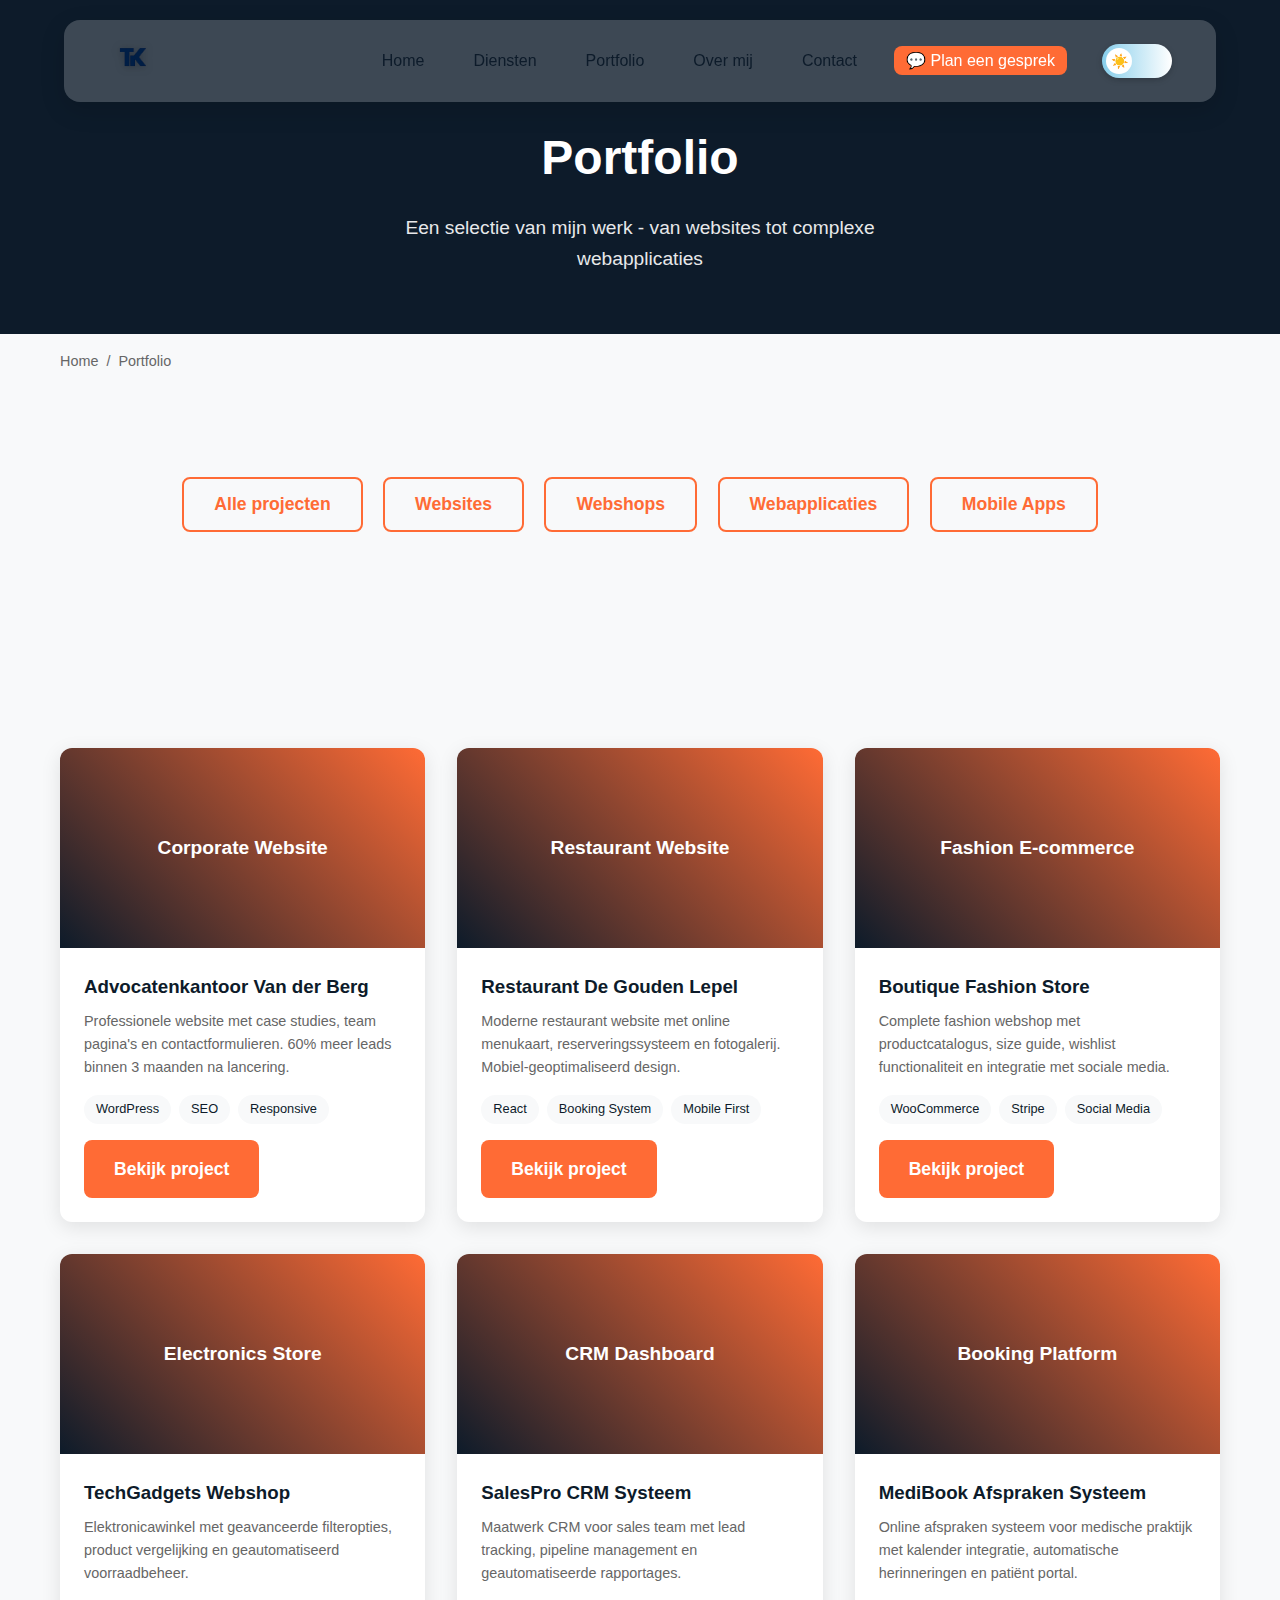
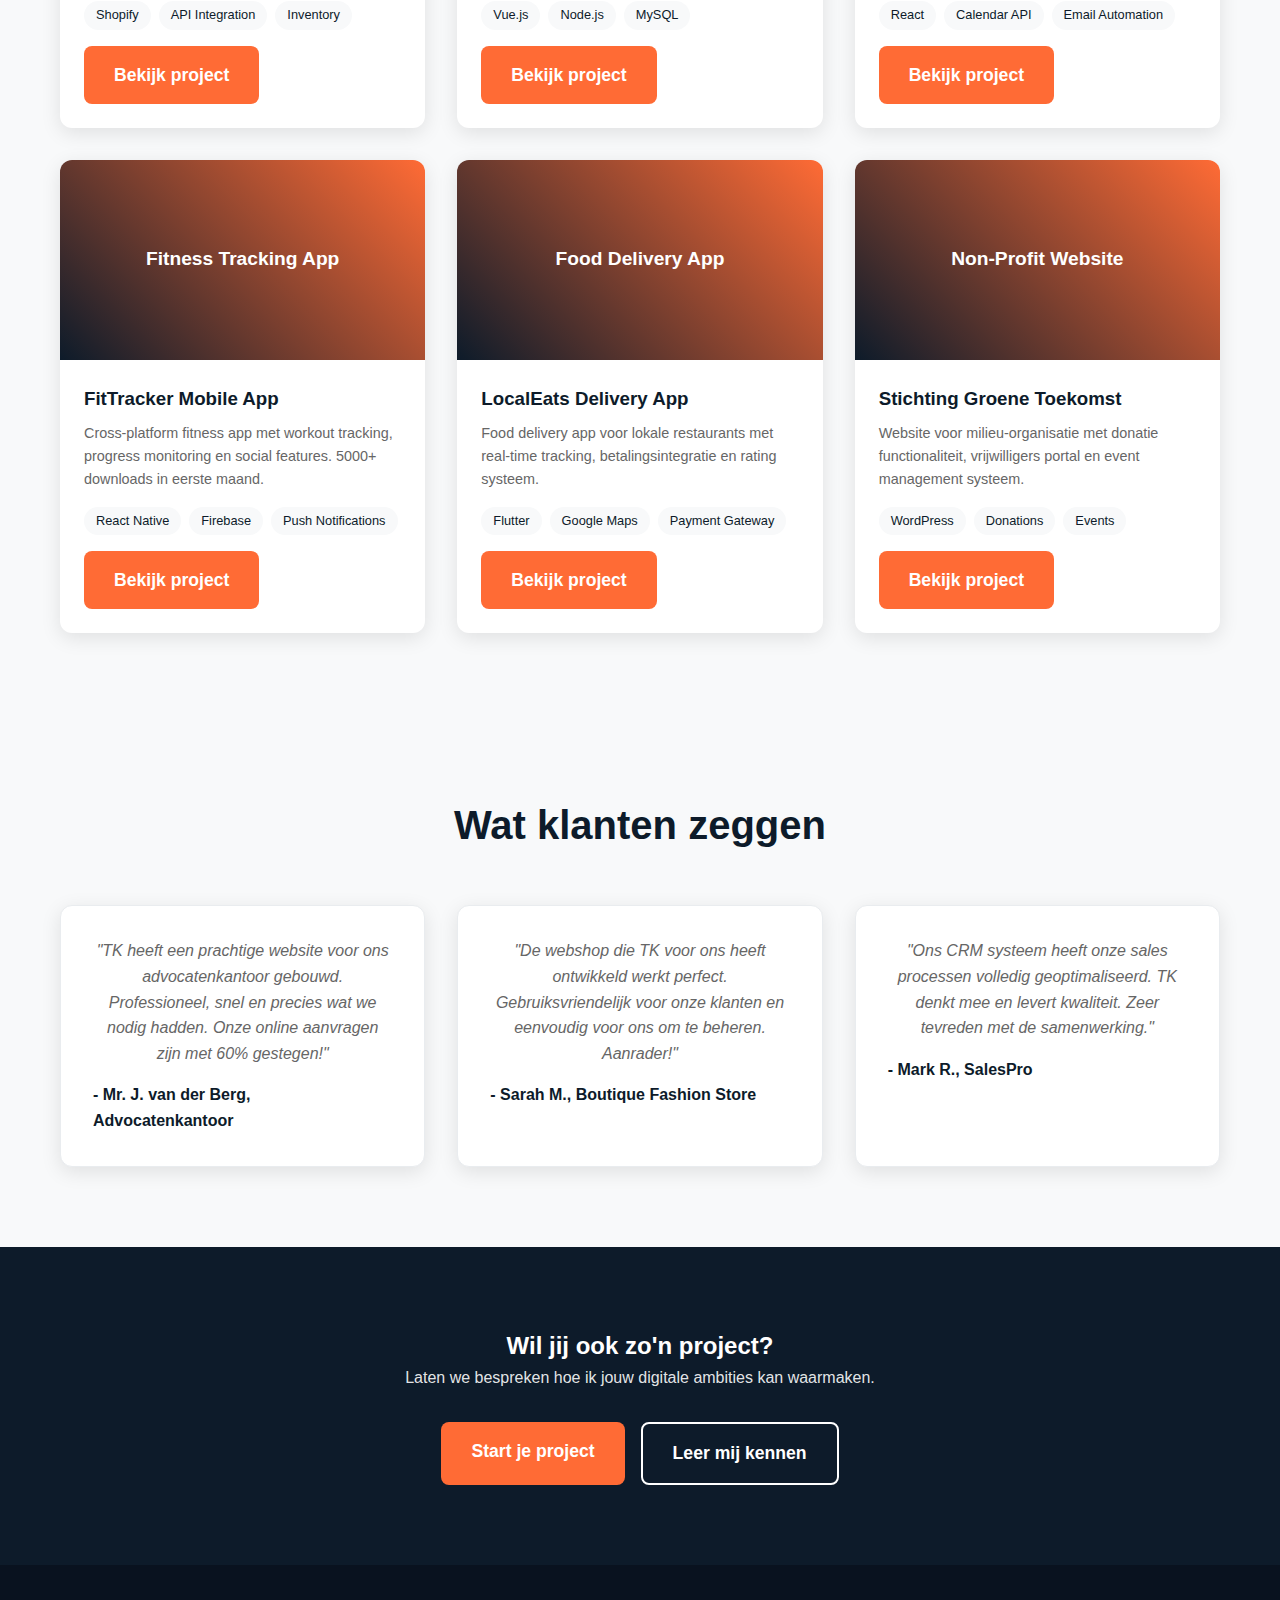
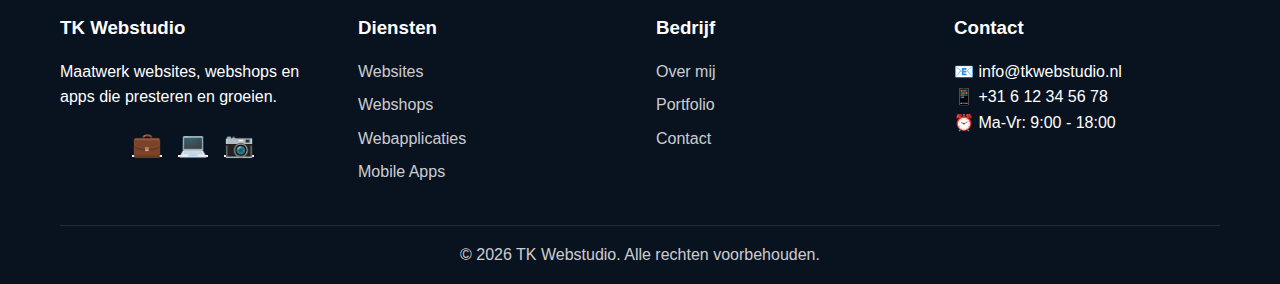
<file: portfolio.html>
<!DOCTYPE html>
<html lang="nl">

<head>
    <meta charset="UTF-8">
    <meta name="viewport" content="width=device-width, initial-scale=1.0">
    <title>Portfolio - TK Webstudio</title>
    <meta name="description"
        content="Bekijk mijn portfolio met websites, webshops, webapplicaties en mobile apps. Voorbeelden van mijn werk voor verschillende klanten.">
    <link rel="stylesheet" href="css/style.css">
</head>

<body>
    <!-- Header -->
    <header>
        <nav class="container">
            <a href="../index.html" class="logo">
                <img src="../images/tkwebstudio_logo_zonder_achtergrond.png" alt="TK Webstudio Logo">
            </a>
            <ul class="nav-links">
                <li><a href="../index.html">Home</a></li>
                <li class="dropdown">
                    <a href="../diensten.html">Diensten</a>
                    <div class="dropdown-content">
                        <a href="websites.html">Websites</a>
                        <a href="webshops.html">Webshops</a>
                        <a href="webapplicaties.html">Webapplicaties</a>
                        <a href="apps.html">Mobile Apps</a>
                    </div>
                </li>
                <li><a href="../portfolio.html">Portfolio</a></li>
                <li><a href="../over.html">Over mij</a></li>
                <li><a href="../contact.html">Contact</a></li>
                <li>
                    <a href="https://calendly.com/taha2006/30min" target="_blank" class="cta-btn">💬 Plan een
                        gesprek</a>
                </li>
                <li class="nav-toggle">
                    <label class="theme-switch">
                        <input type="checkbox" id="mode-toggle">
                        <span class="slider"></span>
                    </label>
                </li>
            </ul>
            <button class="mobile-menu-toggle">☰</button>
        </nav>
    </header>

    <!-- Page Header -->
    <section class="page-header">
        <div class="container">
            <h1>Portfolio</h1>
            <p>Een selectie van mijn werk - van websites tot complexe webapplicaties</p>
        </div>
    </section>

    <!-- Breadcrumb -->
    <section class="breadcrumb">
        <div class="container">
            <nav class="breadcrumb-nav">
                <a href="index.html">Home</a>
                <span>/</span>
                <span>Portfolio</span>
            </nav>
        </div>
    </section>

    <!-- Portfolio Filter -->
    <section class="section">
        <div class="container">
            <div class="text-center mb-3">
                <button class="btn btn-secondary" onclick="filterPortfolio('all')" style="margin: 0.5rem;">Alle
                    projecten</button>
                <button class="btn btn-secondary" onclick="filterPortfolio('website')"
                    style="margin: 0.5rem;">Websites</button>
                <button class="btn btn-secondary" onclick="filterPortfolio('webshop')"
                    style="margin: 0.5rem;">Webshops</button>
                <button class="btn btn-secondary" onclick="filterPortfolio('webapp')"
                    style="margin: 0.5rem;">Webapplicaties</button>
                <button class="btn btn-secondary" onclick="filterPortfolio('app')" style="margin: 0.5rem;">Mobile
                    Apps</button>
            </div>
        </div>
    </section>

    <!-- Portfolio Grid -->
    <section class="section bg-light">
        <div class="container">
            <div class="grid-3">
                <!-- Website Projects -->
                <div class="portfolio-item" data-category="website">
                    <div class="portfolio-image">Corporate Website</div>
                    <div class="portfolio-content">
                        <h3>Advocatenkantoor Van der Berg</h3>
                        <p>Professionele website met case studies, team pagina's en contactformulieren. 60% meer leads
                            binnen 3 maanden na lancering.</p>
                        <div class="portfolio-tags">
                            <span class="tag">WordPress</span>
                            <span class="tag">SEO</span>
                            <span class="tag">Responsive</span>
                        </div>
                        <a href="portfolio/advocatenkantoor.html" class="btn btn-primary mt-1">Bekijk project</a>
                    </div>
                </div>

                <div class="portfolio-item" data-category="website">
                    <div class="portfolio-image">Restaurant Website</div>
                    <div class="portfolio-content">
                        <h3>Restaurant De Gouden Lepel</h3>
                        <p>Moderne restaurant website met online menukaart, reserveringssysteem en fotogalerij.
                            Mobiel-geoptimaliseerd design.</p>
                        <div class="portfolio-tags">
                            <span class="tag">React</span>
                            <span class="tag">Booking System</span>
                            <span class="tag">Mobile First</span>
                        </div>
                        <a href="portfolio/restaurant.html" class="btn btn-primary mt-1">Bekijk project</a>
                    </div>
                </div>

                <!-- Webshop Projects -->
                <div class="portfolio-item" data-category="webshop">
                    <div class="portfolio-image">Fashion E-commerce</div>
                    <div class="portfolio-content">
                        <h3>Boutique Fashion Store</h3>
                        <p>Complete fashion webshop met productcatalogus, size guide, wishlist functionaliteit en
                            integratie met sociale media.</p>
                        <div class="portfolio-tags">
                            <span class="tag">WooCommerce</span>
                            <span class="tag">Stripe</span>
                            <span class="tag">Social Media</span>
                        </div>
                        <a href="portfolio/fashion-store.html" class="btn btn-primary mt-1">Bekijk project</a>
                    </div>
                </div>

                <div class="portfolio-item" data-category="webshop">
                    <div class="portfolio-image">Electronics Store</div>
                    <div class="portfolio-content">
                        <h3>TechGadgets Webshop</h3>
                        <p>Elektronicawinkel met geavanceerde filteropties, product vergelijking en geautomatiseerd
                            voorraadbeheer.</p>
                        <div class="portfolio-tags">
                            <span class="tag">Shopify</span>
                            <span class="tag">API Integration</span>
                            <span class="tag">Inventory</span>
                        </div>
                        <a href="portfolio/electronics.html" class="btn btn-primary mt-1">Bekijk project</a>
                    </div>
                </div>

                <!-- Web Application Projects -->
                <div class="portfolio-item" data-category="webapp">
                    <div class="portfolio-image">CRM Dashboard</div>
                    <div class="portfolio-content">
                        <h3>SalesPro CRM Systeem</h3>
                        <p>Maatwerk CRM voor sales team met lead tracking, pipeline management en geautomatiseerde
                            rapportages.</p>
                        <div class="portfolio-tags">
                            <span class="tag">Vue.js</span>
                            <span class="tag">Node.js</span>
                            <span class="tag">MySQL</span>
                        </div>
                        <a href="portfolio/crm-system.html" class="btn btn-primary mt-1">Bekijk project</a>
                    </div>
                </div>

                <div class="portfolio-item" data-category="webapp">
                    <div class="portfolio-image">Booking Platform</div>
                    <div class="portfolio-content">
                        <h3>MediBook Afspraken Systeem</h3>
                        <p>Online afspraken systeem voor medische praktijk met kalender integratie, automatische
                            herinneringen en patiënt portal.</p>
                        <div class="portfolio-tags">
                            <span class="tag">React</span>
                            <span class="tag">Calendar API</span>
                            <span class="tag">Email Automation</span>
                        </div>
                        <a href="portfolio/booking-system.html" class="btn btn-primary mt-1">Bekijk project</a>
                    </div>
                </div>

                <!-- Mobile App Projects -->
                <div class="portfolio-item" data-category="app">
                    <div class="portfolio-image">Fitness Tracking App</div>
                    <div class="portfolio-content">
                        <h3>FitTracker Mobile App</h3>
                        <p>Cross-platform fitness app met workout tracking, progress monitoring en social features.
                            5000+ downloads in eerste maand.</p>
                        <div class="portfolio-tags">
                            <span class="tag">React Native</span>
                            <span class="tag">Firebase</span>
                            <span class="tag">Push Notifications</span>
                        </div>
                        <a href="portfolio/fitness-app.html" class="btn btn-primary mt-1">Bekijk project</a>
                    </div>
                </div>

                <div class="portfolio-item" data-category="app">
                    <div class="portfolio-image">Food Delivery App</div>
                    <div class="portfolio-content">
                        <h3>LocalEats Delivery App</h3>
                        <p>Food delivery app voor lokale restaurants met real-time tracking, betalingsintegratie en
                            rating systeem.</p>
                        <div class="portfolio-tags">
                            <span class="tag">Flutter</span>
                            <span class="tag">Google Maps</span>
                            <span class="tag">Payment Gateway</span>
                        </div>
                        <a href="portfolio/delivery-app.html" class="btn btn-primary mt-1">Bekijk project</a>
                    </div>
                </div>

                <!-- Additional Projects -->
                <div class="portfolio-item" data-category="website">
                    <div class="portfolio-image">Non-Profit Website</div>
                    <div class="portfolio-content">
                        <h3>Stichting Groene Toekomst</h3>
                        <p>Website voor milieu-organisatie met donatie functionaliteit, vrijwilligers portal en event
                            management systeem.</p>
                        <div class="portfolio-tags">
                            <span class="tag">WordPress</span>
                            <span class="tag">Donations</span>
                            <span class="tag">Events</span>
                        </div>
                        <a href="portfolio/non-profit.html" class="btn btn-primary mt-1">Bekijk project</a>
                    </div>
                </div>
            </div>
        </div>
    </section>

    <!-- Testimonials -->
    <section class="section">
        <div class="container">
            <h2 class="section-title">Wat klanten zeggen</h2>
            <div class="grid-3">
                <div class="card">
                    <p style="font-style: italic; margin-bottom: 1rem;">"TK heeft een prachtige website voor ons
                        advocatenkantoor gebouwd. Professioneel, snel en precies wat we nodig hadden. Onze online
                        aanvragen zijn met 60% gestegen!"</p>
                    <strong>- Mr. J. van der Berg, Advocatenkantoor</strong>
                </div>
                <div class="card">
                    <p style="font-style: italic; margin-bottom: 1rem;">"De webshop die TK voor ons heeft ontwikkeld
                        werkt perfect. Gebruiksvriendelijk voor onze klanten en eenvoudig voor ons om te beheren.
                        Aanrader!"</p>
                    <strong>- Sarah M., Boutique Fashion Store</strong>
                </div>
                <div class="card">
                    <p style="font-style: italic; margin-bottom: 1rem;">"Ons CRM systeem heeft onze sales processen
                        volledig geoptimaliseerd. TK denkt mee en levert kwaliteit. Zeer tevreden met de samenwerking."
                    </p>
                    <strong>- Mark R., SalesPro</strong>
                </div>
            </div>
        </div>
    </section>

    <!-- CTA Section -->
    <section class="section bg-primary" style="background: var(--primary-color); color: white;">
        <div class="container text-center">
            <h2 style="color: white;">Wil jij ook zo'n project?</h2>
            <p style="color: rgba(255,255,255,0.9); margin-bottom: 2rem;">Laten we bespreken hoe ik jouw digitale
                ambities kan waarmaken.</p>
            <div class="cta-buttons">
                <a href="contact.html" class="btn btn-primary" style="background: var(--accent-color);">Start je
                    project</a>
                <a href="over.html" class="btn btn-secondary" style="border-color: white; color: white;">Leer mij
                    kennen</a>
            </div>
        </div>
    </section>

    <!-- Footer -->
    <footer>
        <div class="container">
            <div class="footer-content">
                <div class="footer-section">
                    <h3>TK Webstudio</h3>
                    <p>Maatwerk websites, webshops en apps die presteren en groeien.</p>
                    <div class="social-links">
                        <a href="#" title="LinkedIn">💼</a>
                        <a href="#" title="GitHub">💻</a>
                        <a href="#" title="Instagram">📷</a>
                    </div>
                </div>
                <div class="footer-section">
                    <h3>Diensten</h3>
                    <ul>
                        <li><a href="diensten/websites.html">Websites</a></li>
                        <li><a href="diensten/webshops.html">Webshops</a></li>
                        <li><a href="diensten/webapplicaties.html">Webapplicaties</a></li>
                        <li><a href="diensten/apps.html">Mobile Apps</a></li>
                    </ul>
                </div>
                <div class="footer-section">
                    <h3>Bedrijf</h3>
                    <ul>
                        <li><a href="over.html">Over mij</a></li>
                        <li><a href="portfolio.html">Portfolio</a></li>
                        <li><a href="contact.html">Contact</a></li>
                    </ul>
                </div>
                <div class="footer-section">
                    <h3>Contact</h3>
                    <p>📧 info@tkwebstudio.nl</p>
                    <p>📱 +31 6 12 34 56 78</p>
                    <p>⏰ Ma-Vr: 9:00 - 18:00</p>
                </div>
            </div>
            <div class="footer-bottom">
                <p>&copy; <span id="current-year"></span> TK Webstudio. Alle rechten voorbehouden.</p>
            </div>
        </div>
    </footer>

    <script src="js/script.js"></script>
</body>

</html>
</file>
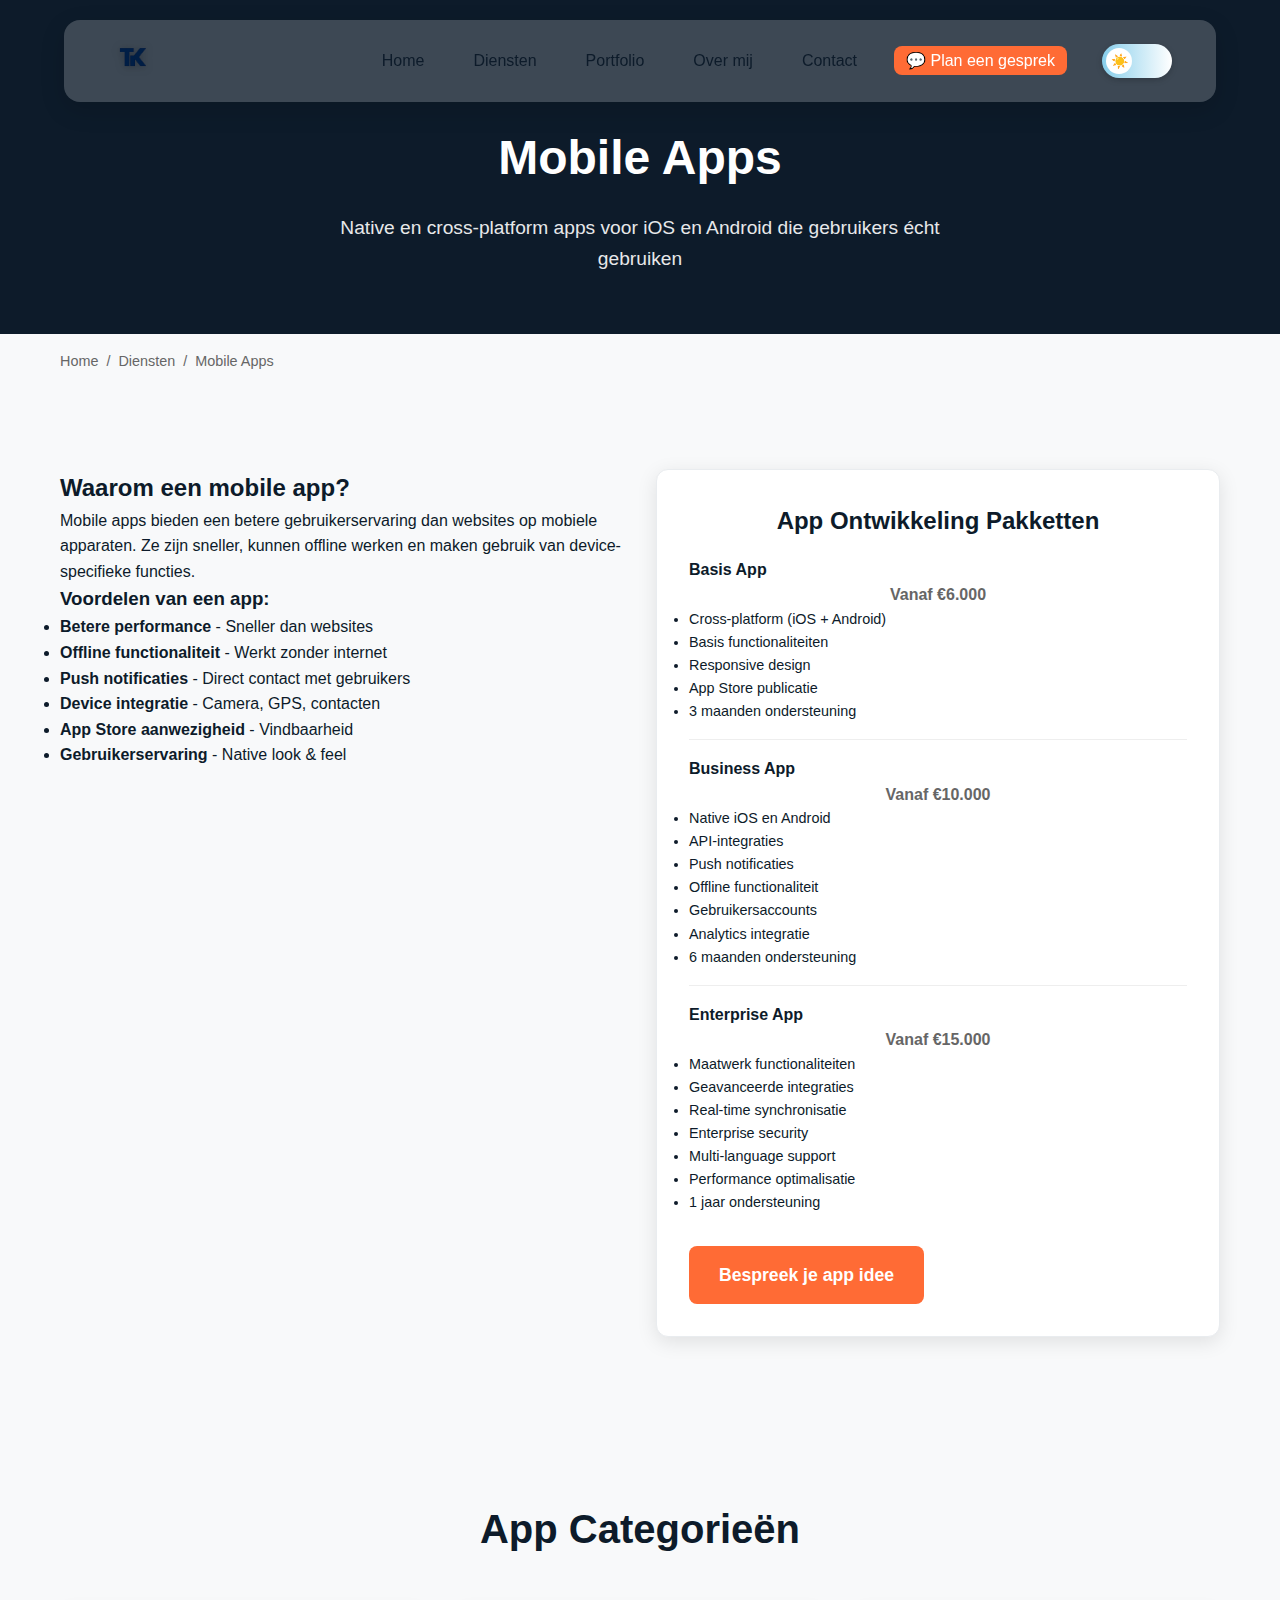
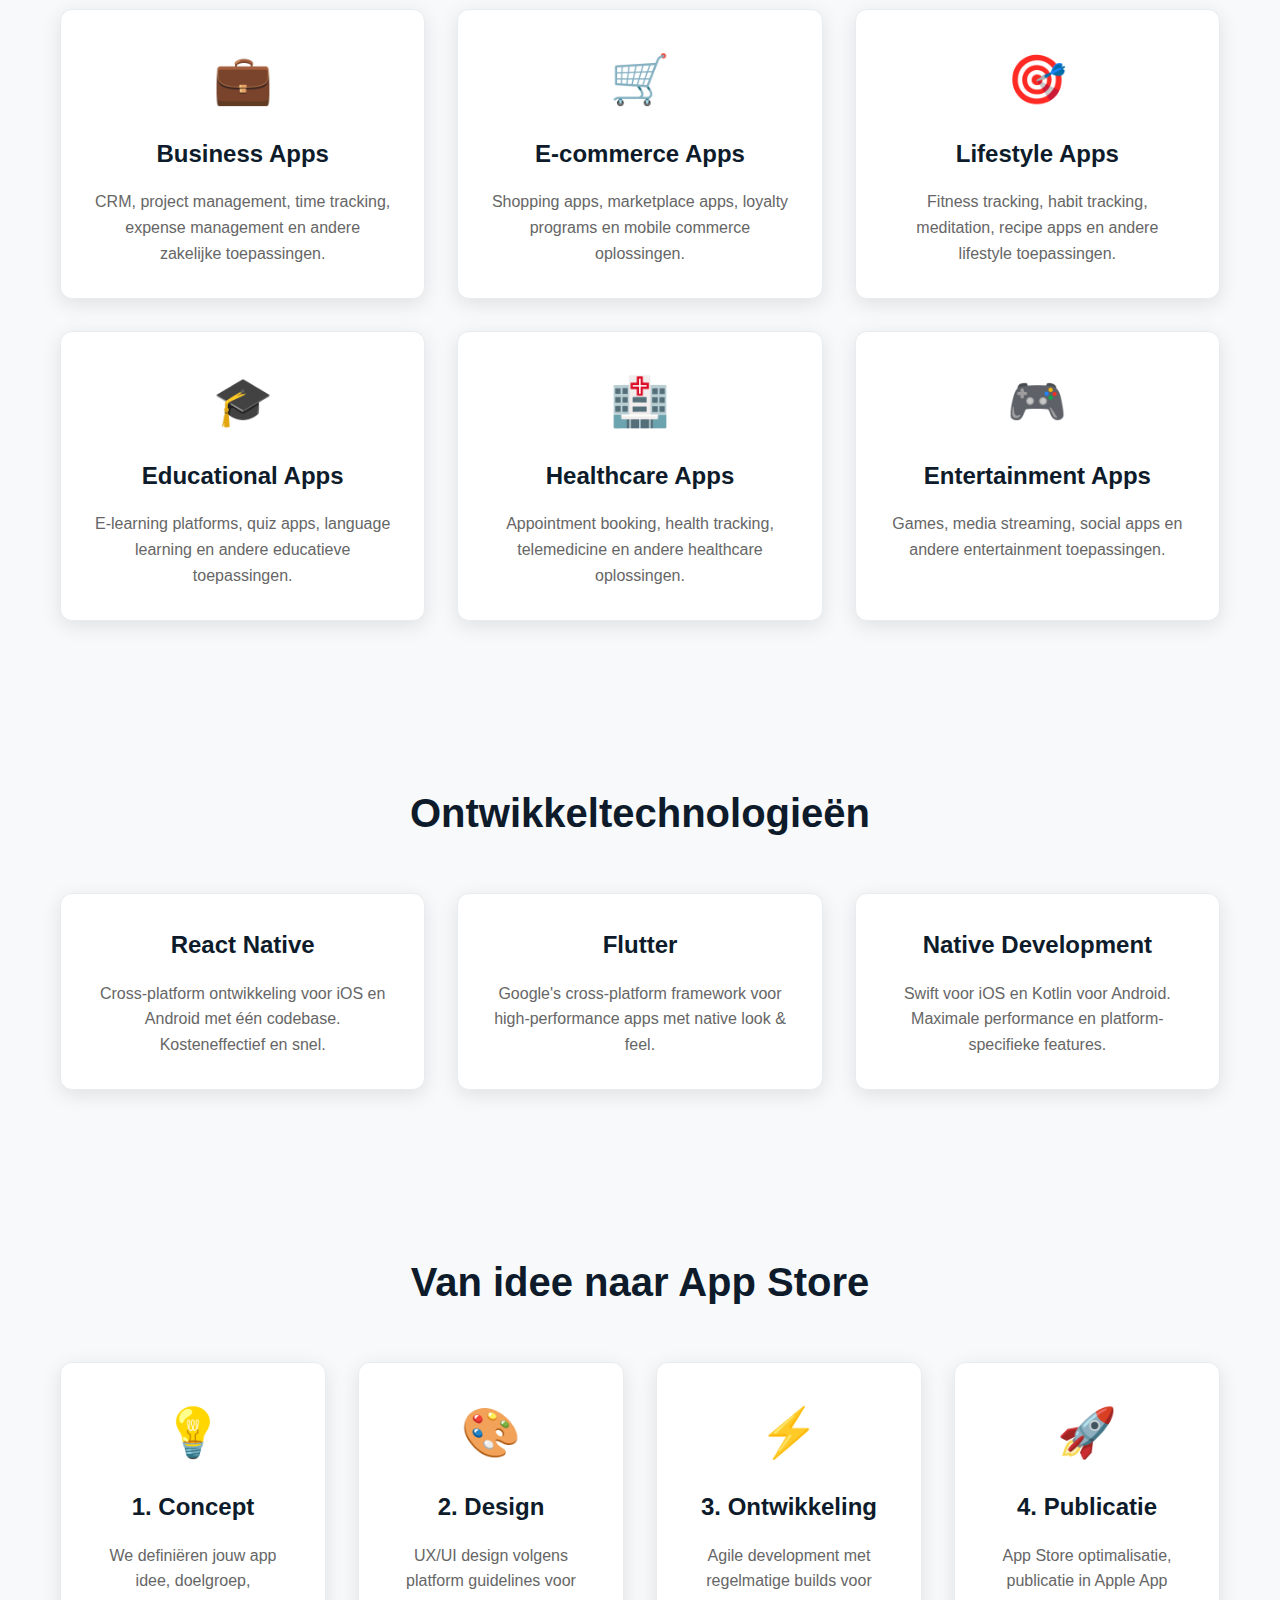
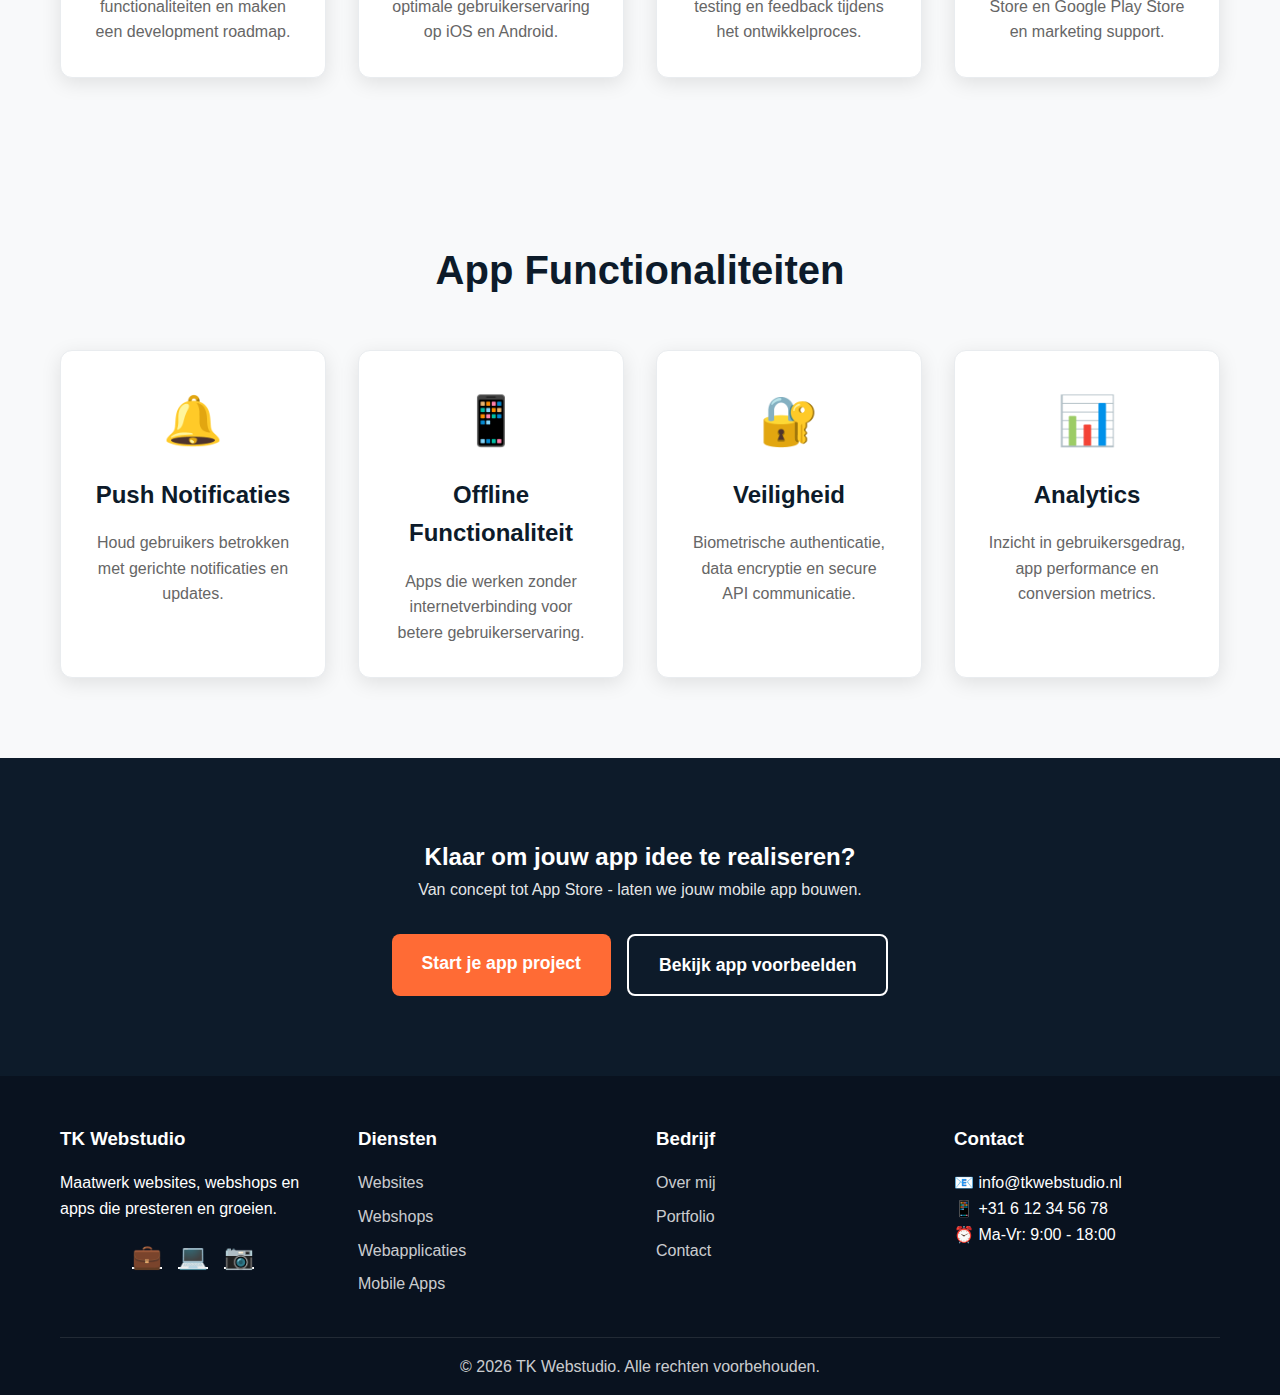
<file: diensten/apps.html>
<!DOCTYPE html>
<html lang="nl">

<head>
    <meta charset="UTF-8">
    <meta name="viewport" content="width=device-width, initial-scale=1.0">
    <title>Mobile Apps - TK Webstudio</title>
    <meta name="description"
        content="Native en cross-platform apps voor iOS en Android. Van concept tot app store. Vanaf €6.000.">
    <link rel="stylesheet" href="../css/style.css">
</head>

<body>
    <!-- Header -->
    <header>
        <nav class="container">
            <a href="../index.html" class="logo">
                <img src="../images/tkwebstudio_logo_zonder_achtergrond.png" alt="TK Webstudio Logo">
            </a>
            <ul class="nav-links">
                <li><a href="../index.html">Home</a></li>
                <li class="dropdown">
                    <a href="../diensten.html">Diensten</a>
                    <div class="dropdown-content">
                        <a href="websites.html">Websites</a>
                        <a href="webshops.html">Webshops</a>
                        <a href="webapplicaties.html">Webapplicaties</a>
                        <a href="apps.html">Mobile Apps</a>
                    </div>
                </li>
                <li><a href="../portfolio.html">Portfolio</a></li>
                <li><a href="../over.html">Over mij</a></li>
                <li><a href="../contact.html">Contact</a></li>
                <li>
                    <a href="https://calendly.com/taha2006/30min" target="_blank" class="cta-btn">💬 Plan een
                        gesprek</a>
                </li>
                <li class="nav-toggle">
                    <label class="theme-switch">
                        <input type="checkbox" id="mode-toggle">
                        <span class="slider"></span>
                    </label>
                </li>
            </ul>
            <button class="mobile-menu-toggle">☰</button>
        </nav>
    </header>

    <!-- Page Header -->
    <section class="page-header">
        <div class="container">
            <h1>Mobile Apps</h1>
            <p>Native en cross-platform apps voor iOS en Android die gebruikers écht gebruiken</p>
        </div>
    </section>

    <!-- Breadcrumb -->
    <section class="breadcrumb">
        <div class="container">
            <nav class="breadcrumb-nav">
                <a href="../index.html">Home</a>
                <span>/</span>
                <a href="../diensten.html">Diensten</a>
                <span>/</span>
                <span>Mobile Apps</span>
            </nav>
        </div>
    </section>

    <!-- Service Details -->
    <section class="section">
        <div class="container">
            <div class="grid-2">
                <div>
                    <h2>Waarom een mobile app?</h2>
                    <p>Mobile apps bieden een betere gebruikerservaring dan websites op mobiele apparaten. Ze zijn
                        sneller, kunnen offline werken en maken gebruik van device-specifieke functies.</p>

                    <h3>Voordelen van een app:</h3>
                    <ul>
                        <li><strong>Betere performance</strong> - Sneller dan websites</li>
                        <li><strong>Offline functionaliteit</strong> - Werkt zonder internet</li>
                        <li><strong>Push notificaties</strong> - Direct contact met gebruikers</li>
                        <li><strong>Device integratie</strong> - Camera, GPS, contacten</li>
                        <li><strong>App Store aanwezigheid</strong> - Vindbaarheid</li>
                        <li><strong>Gebruikerservaring</strong> - Native look & feel</li>
                    </ul>
                </div>
                <div class="card">
                    <h3>App Ontwikkeling Pakketten</h3>

                    <div style="border-bottom: 1px solid #eee; padding-bottom: 1rem; margin-bottom: 1rem;">
                        <h4>Basis App</h4>
                        <p><strong>Vanaf €6.000</strong></p>
                        <ul style="font-size: 0.9rem;">
                            <li>Cross-platform (iOS + Android)</li>
                            <li>Basis functionaliteiten</li>
                            <li>Responsive design</li>
                            <li>App Store publicatie</li>
                            <li>3 maanden ondersteuning</li>
                        </ul>
                    </div>

                    <div style="border-bottom: 1px solid #eee; padding-bottom: 1rem; margin-bottom: 1rem;">
                        <h4>Business App</h4>
                        <p><strong>Vanaf €10.000</strong></p>
                        <ul style="font-size: 0.9rem;">
                            <li>Native iOS en Android</li>
                            <li>API-integraties</li>
                            <li>Push notificaties</li>
                            <li>Offline functionaliteit</li>
                            <li>Gebruikersaccounts</li>
                            <li>Analytics integratie</li>
                            <li>6 maanden ondersteuning</li>
                        </ul>
                    </div>

                    <div>
                        <h4>Enterprise App</h4>
                        <p><strong>Vanaf €15.000</strong></p>
                        <ul style="font-size: 0.9rem;">
                            <li>Maatwerk functionaliteiten</li>
                            <li>Geavanceerde integraties</li>
                            <li>Real-time synchronisatie</li>
                            <li>Enterprise security</li>
                            <li>Multi-language support</li>
                            <li>Performance optimalisatie</li>
                            <li>1 jaar ondersteuning</li>
                        </ul>
                    </div>

                    <a href="../contact.html" class="btn btn-primary mt-2">Bespreek je app idee</a>
                </div>
            </div>
        </div>
    </section>

    <!-- App Types -->
    <section class="section bg-light">
        <div class="container">
            <h2 class="section-title">App Categorieën</h2>
            <div class="grid-3">
                <div class="card">
                    <div class="card-icon">💼</div>
                    <h3>Business Apps</h3>
                    <p>CRM, project management, time tracking, expense management en andere zakelijke toepassingen.</p>
                </div>
                <div class="card">
                    <div class="card-icon">🛒</div>
                    <h3>E-commerce Apps</h3>
                    <p>Shopping apps, marketplace apps, loyalty programs en mobile commerce oplossingen.</p>
                </div>
                <div class="card">
                    <div class="card-icon">🎯</div>
                    <h3>Lifestyle Apps</h3>
                    <p>Fitness tracking, habit tracking, meditation, recipe apps en andere lifestyle toepassingen.</p>
                </div>
                <div class="card">
                    <div class="card-icon">🎓</div>
                    <h3>Educational Apps</h3>
                    <p>E-learning platforms, quiz apps, language learning en andere educatieve toepassingen.</p>
                </div>
                <div class="card">
                    <div class="card-icon">🏥</div>
                    <h3>Healthcare Apps</h3>
                    <p>Appointment booking, health tracking, telemedicine en andere healthcare oplossingen.</p>
                </div>
                <div class="card">
                    <div class="card-icon">🎮</div>
                    <h3>Entertainment Apps</h3>
                    <p>Games, media streaming, social apps en andere entertainment toepassingen.</p>
                </div>
            </div>
        </div>
    </section>

    <!-- Technologies -->
    <section class="section">
        <div class="container">
            <h2 class="section-title">Ontwikkeltechnologieën</h2>
            <div class="grid-3">
                <div class="card">
                    <h3>React Native</h3>
                    <p>Cross-platform ontwikkeling voor iOS en Android met één codebase. Kosteneffectief en snel.</p>
                </div>
                <div class="card">
                    <h3>Flutter</h3>
                    <p>Google's cross-platform framework voor high-performance apps met native look & feel.</p>
                </div>
                <div class="card">
                    <h3>Native Development</h3>
                    <p>Swift voor iOS en Kotlin voor Android. Maximale performance en platform-specifieke features.</p>
                </div>
            </div>
        </div>
    </section>

    <!-- Process -->
    <section class="section bg-light">
        <div class="container">
            <h2 class="section-title">Van idee naar App Store</h2>
            <div class="grid-4">
                <div class="card">
                    <div class="card-icon">💡</div>
                    <h3>1. Concept</h3>
                    <p>We definiëren jouw app idee, doelgroep, functionaliteiten en maken een development roadmap.</p>
                </div>
                <div class="card">
                    <div class="card-icon">🎨</div>
                    <h3>2. Design</h3>
                    <p>UX/UI design volgens platform guidelines voor optimale gebruikerservaring op iOS en Android.</p>
                </div>
                <div class="card">
                    <div class="card-icon">⚡</div>
                    <h3>3. Ontwikkeling</h3>
                    <p>Agile development met regelmatige builds voor testing en feedback tijdens het ontwikkelproces.
                    </p>
                </div>
                <div class="card">
                    <div class="card-icon">🚀</div>
                    <h3>4. Publicatie</h3>
                    <p>App Store optimalisatie, publicatie in Apple App Store en Google Play Store en marketing support.
                    </p>
                </div>
            </div>
        </div>
    </section>

    <!-- Features -->
    <section class="section">
        <div class="container">
            <h2 class="section-title">App Functionaliteiten</h2>
            <div class="grid-4">
                <div class="card">
                    <div class="card-icon">🔔</div>
                    <h3>Push Notificaties</h3>
                    <p>Houd gebruikers betrokken met gerichte notificaties en updates.</p>
                </div>
                <div class="card">
                    <div class="card-icon">📱</div>
                    <h3>Offline Functionaliteit</h3>
                    <p>Apps die werken zonder internetverbinding voor betere gebruikerservaring.</p>
                </div>
                <div class="card">
                    <div class="card-icon">🔐</div>
                    <h3>Veiligheid</h3>
                    <p>Biometrische authenticatie, data encryptie en secure API communicatie.</p>
                </div>
                <div class="card">
                    <div class="card-icon">📊</div>
                    <h3>Analytics</h3>
                    <p>Inzicht in gebruikersgedrag, app performance en conversion metrics.</p>
                </div>
            </div>
        </div>
    </section>

    <!-- CTA Section -->
    <section class="section bg-primary" style="background: var(--primary-color); color: white;">
        <div class="container text-center">
            <h2 style="color: white;">Klaar om jouw app idee te realiseren?</h2>
            <p style="color: rgba(255,255,255,0.9); margin-bottom: 2rem;">Van concept tot App Store - laten we jouw
                mobile app bouwen.</p>
            <div class="cta-buttons">
                <a href="../contact.html" class="btn btn-primary" style="background: var(--accent-color);">Start je app
                    project</a>
                <a href="../portfolio.html" class="btn btn-secondary" style="border-color: white; color: white;">Bekijk
                    app voorbeelden</a>
            </div>
        </div>
    </section>

    <!-- Footer -->
    <footer>
        <div class="container">
            <div class="footer-content">
                <div class="footer-section">
                    <h3>TK Webstudio</h3>
                    <p>Maatwerk websites, webshops en apps die presteren en groeien.</p>
                    <div class="social-links">
                        <a href="#" title="LinkedIn">💼</a>
                        <a href="#" title="GitHub">💻</a>
                        <a href="#" title="Instagram">📷</a>
                    </div>
                </div>
                <div class="footer-section">
                    <h3>Diensten</h3>
                    <ul>
                        <li><a href="websites.html">Websites</a></li>
                        <li><a href="webshops.html">Webshops</a></li>
                        <li><a href="webapplicaties.html">Webapplicaties</a></li>
                        <li><a href="apps.html">Mobile Apps</a></li>
                    </ul>
                </div>
                <div class="footer-section">
                    <h3>Bedrijf</h3>
                    <ul>
                        <li><a href="../over.html">Over mij</a></li>
                        <li><a href="../portfolio.html">Portfolio</a></li>
                        <li><a href="../contact.html">Contact</a></li>
                    </ul>
                </div>
                <div class="footer-section">
                    <h3>Contact</h3>
                    <p>📧 info@tkwebstudio.nl</p>
                    <p>📱 +31 6 12 34 56 78</p>
                    <p>⏰ Ma-Vr: 9:00 - 18:00</p>
                </div>
            </div>
            <div class="footer-bottom">
                <p>&copy; <span id="current-year"></span> TK Webstudio. Alle rechten voorbehouden.</p>
            </div>
        </div>
    </footer>

    <script src="../js/script.js"></script>
</body>

</html>
</file>
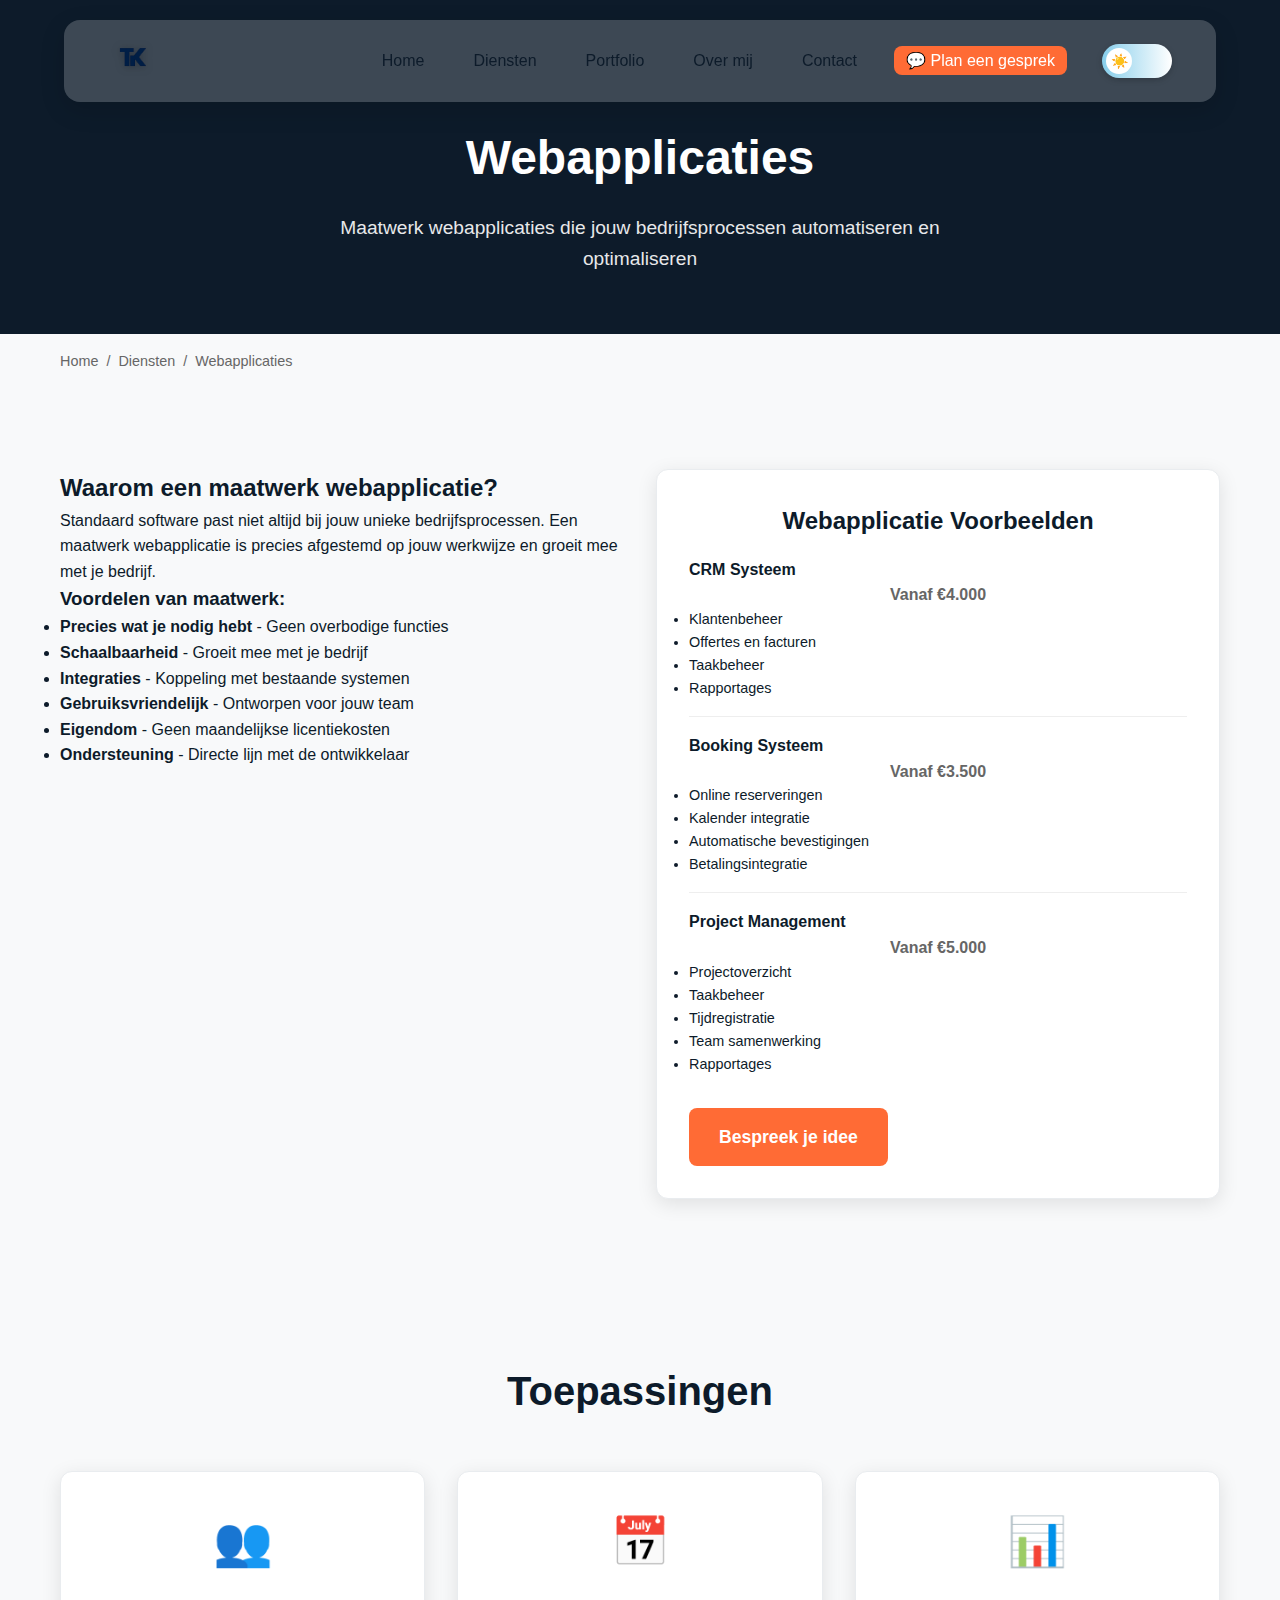
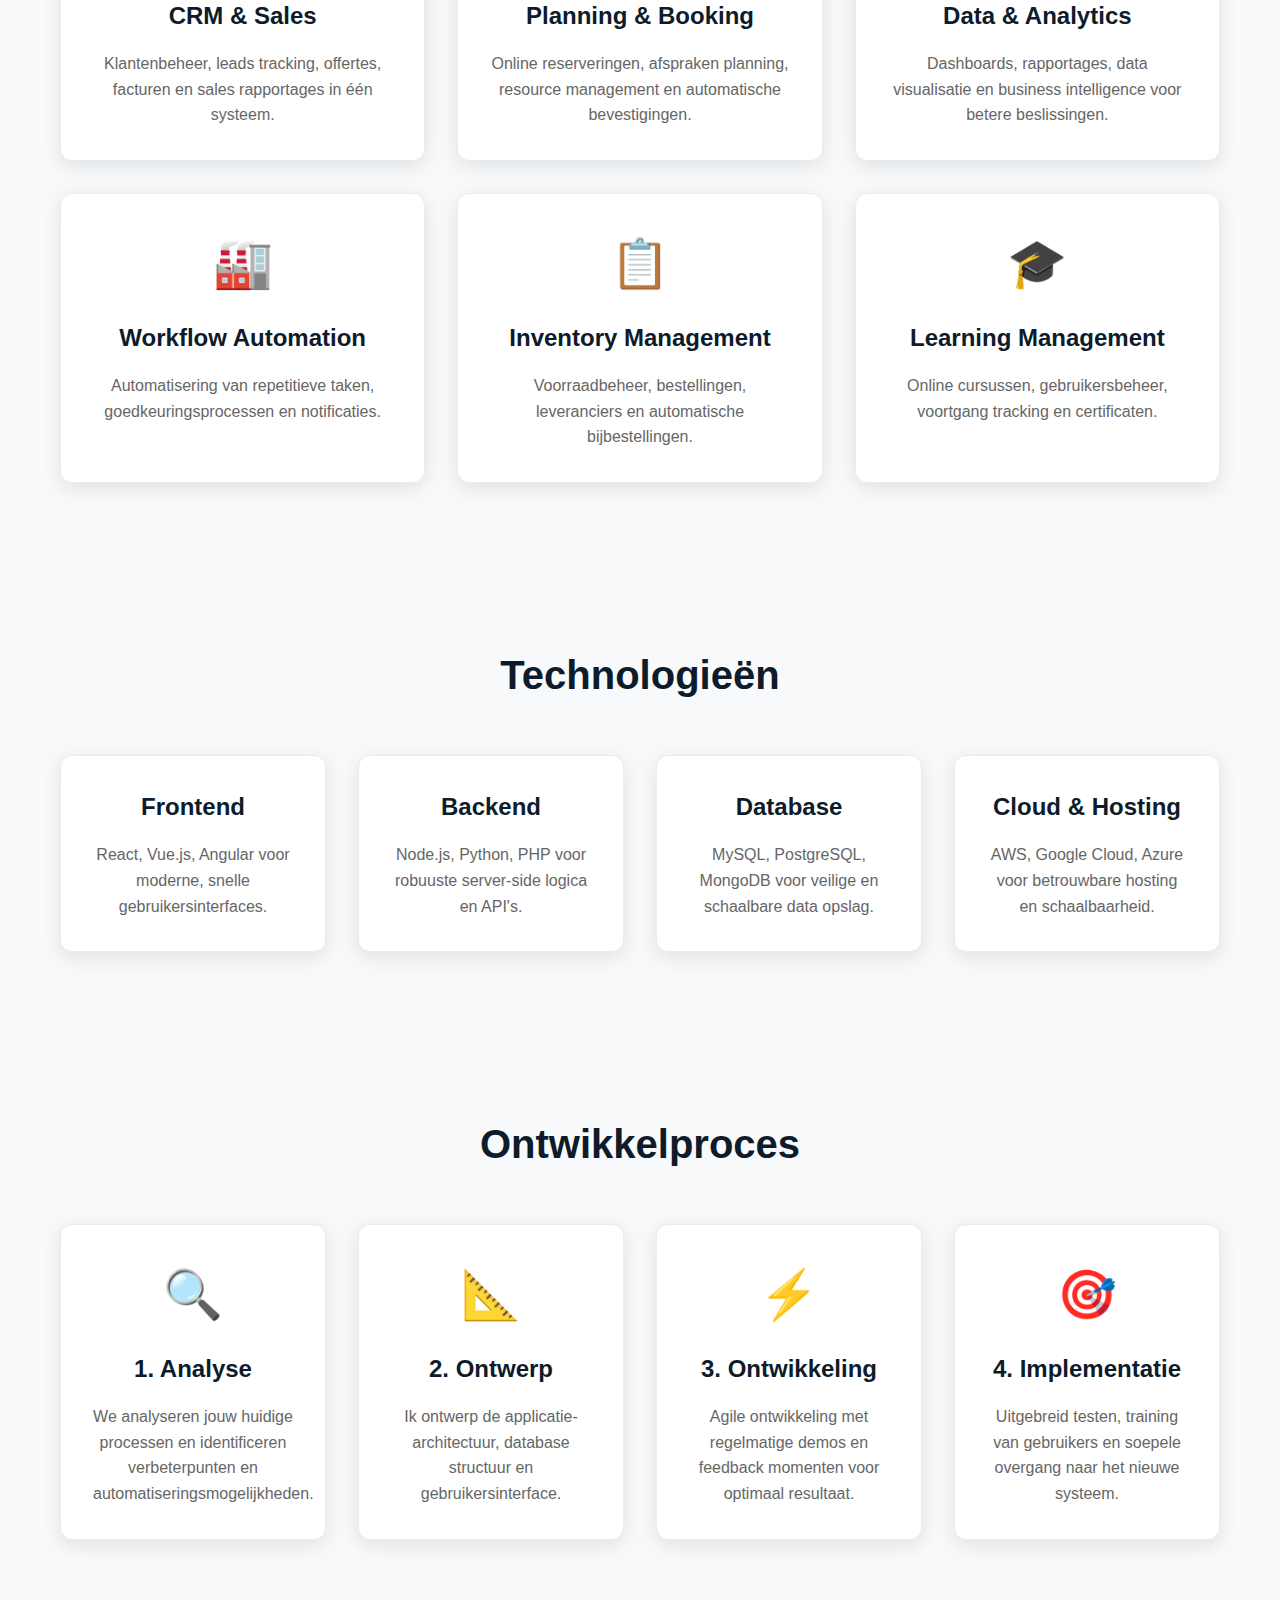
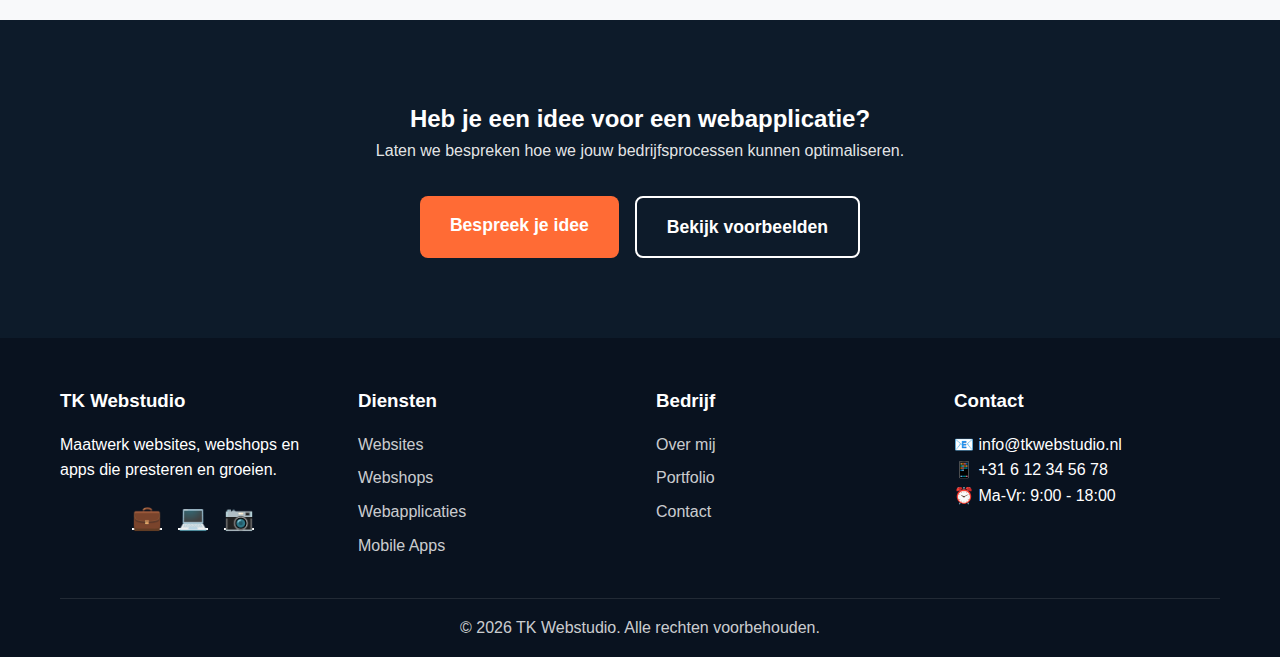
<file: diensten/webapplicaties.html>
<!DOCTYPE html>
<html lang="nl">

<head>
    <meta charset="UTF-8">
    <meta name="viewport" content="width=device-width, initial-scale=1.0">
    <title>Webapplicaties - TK Webstudio</title>
    <meta name="description"
        content="Maatwerk webapplicaties voor jouw bedrijfsprocessen. Van CRM tot booking systemen. Vanaf €4.000.">
    <link rel="stylesheet" href="../css/style.css">
</head>

<body>
    <!-- Header -->
    <header>
        <nav class="container">
            <a href="../index.html" class="logo">
                <img src="../images/tkwebstudio_logo_zonder_achtergrond.png" alt="TK Webstudio Logo">
            </a>
            <ul class="nav-links">
                <li><a href="../index.html">Home</a></li>
                <li class="dropdown">
                    <a href="../diensten.html">Diensten</a>
                    <div class="dropdown-content">
                        <a href="websites.html">Websites</a>
                        <a href="webshops.html">Webshops</a>
                        <a href="webapplicaties.html">Webapplicaties</a>
                        <a href="apps.html">Mobile Apps</a>
                    </div>
                </li>
                <li><a href="../portfolio.html">Portfolio</a></li>
                <li><a href="../over.html">Over mij</a></li>
                <li><a href="../contact.html">Contact</a></li>
                <li>
                    <a href="https://calendly.com/taha2006/30min" target="_blank" class="cta-btn">💬 Plan een
                        gesprek</a>
                </li>
                <li class="nav-toggle">
                    <label class="theme-switch">
                        <input type="checkbox" id="mode-toggle">
                        <span class="slider"></span>
                    </label>
                </li>
            </ul>
            <button class="mobile-menu-toggle">☰</button>
        </nav>
    </header>

    <!-- Page Header -->
    <section class="page-header">
        <div class="container">
            <h1>Webapplicaties</h1>
            <p>Maatwerk webapplicaties die jouw bedrijfsprocessen automatiseren en optimaliseren</p>
        </div>
    </section>

    <!-- Breadcrumb -->
    <section class="breadcrumb">
        <div class="container">
            <nav class="breadcrumb-nav">
                <a href="../index.html">Home</a>
                <span>/</span>
                <a href="../diensten.html">Diensten</a>
                <span>/</span>
                <span>Webapplicaties</span>
            </nav>
        </div>
    </section>

    <!-- Service Details -->
    <section class="section">
        <div class="container">
            <div class="grid-2">
                <div>
                    <h2>Waarom een maatwerk webapplicatie?</h2>
                    <p>Standaard software past niet altijd bij jouw unieke bedrijfsprocessen. Een maatwerk webapplicatie
                        is precies afgestemd op jouw werkwijze en groeit mee met je bedrijf.</p>

                    <h3>Voordelen van maatwerk:</h3>
                    <ul>
                        <li><strong>Precies wat je nodig hebt</strong> - Geen overbodige functies</li>
                        <li><strong>Schaalbaarheid</strong> - Groeit mee met je bedrijf</li>
                        <li><strong>Integraties</strong> - Koppeling met bestaande systemen</li>
                        <li><strong>Gebruiksvriendelijk</strong> - Ontworpen voor jouw team</li>
                        <li><strong>Eigendom</strong> - Geen maandelijkse licentiekosten</li>
                        <li><strong>Ondersteuning</strong> - Directe lijn met de ontwikkelaar</li>
                    </ul>
                </div>
                <div class="card">
                    <h3>Webapplicatie Voorbeelden</h3>

                    <div style="border-bottom: 1px solid #eee; padding-bottom: 1rem; margin-bottom: 1rem;">
                        <h4>CRM Systeem</h4>
                        <p><strong>Vanaf €4.000</strong></p>
                        <ul style="font-size: 0.9rem;">
                            <li>Klantenbeheer</li>
                            <li>Offertes en facturen</li>
                            <li>Taakbeheer</li>
                            <li>Rapportages</li>
                        </ul>
                    </div>

                    <div style="border-bottom: 1px solid #eee; padding-bottom: 1rem; margin-bottom: 1rem;">
                        <h4>Booking Systeem</h4>
                        <p><strong>Vanaf €3.500</strong></p>
                        <ul style="font-size: 0.9rem;">
                            <li>Online reserveringen</li>
                            <li>Kalender integratie</li>
                            <li>Automatische bevestigingen</li>
                            <li>Betalingsintegratie</li>
                        </ul>
                    </div>

                    <div>
                        <h4>Project Management</h4>
                        <p><strong>Vanaf €5.000</strong></p>
                        <ul style="font-size: 0.9rem;">
                            <li>Projectoverzicht</li>
                            <li>Taakbeheer</li>
                            <li>Tijdregistratie</li>
                            <li>Team samenwerking</li>
                            <li>Rapportages</li>
                        </ul>
                    </div>

                    <a href="../contact.html" class="btn btn-primary mt-2">Bespreek je idee</a>
                </div>
            </div>
        </div>
    </section>

    <!-- Use Cases -->
    <section class="section bg-light">
        <div class="container">
            <h2 class="section-title">Toepassingen</h2>
            <div class="grid-3">
                <div class="card">
                    <div class="card-icon">👥</div>
                    <h3>CRM & Sales</h3>
                    <p>Klantenbeheer, leads tracking, offertes, facturen en sales rapportages in één systeem.</p>
                </div>
                <div class="card">
                    <div class="card-icon">📅</div>
                    <h3>Planning & Booking</h3>
                    <p>Online reserveringen, afspraken planning, resource management en automatische bevestigingen.</p>
                </div>
                <div class="card">
                    <div class="card-icon">📊</div>
                    <h3>Data & Analytics</h3>
                    <p>Dashboards, rapportages, data visualisatie en business intelligence voor betere beslissingen.</p>
                </div>
                <div class="card">
                    <div class="card-icon">🏭</div>
                    <h3>Workflow Automation</h3>
                    <p>Automatisering van repetitieve taken, goedkeuringsprocessen en notificaties.</p>
                </div>
                <div class="card">
                    <div class="card-icon">📋</div>
                    <h3>Inventory Management</h3>
                    <p>Voorraadbeheer, bestellingen, leveranciers en automatische bijbestellingen.</p>
                </div>
                <div class="card">
                    <div class="card-icon">🎓</div>
                    <h3>Learning Management</h3>
                    <p>Online cursussen, gebruikersbeheer, voortgang tracking en certificaten.</p>
                </div>
            </div>
        </div>
    </section>

    <!-- Technologies -->
    <section class="section">
        <div class="container">
            <h2 class="section-title">Technologieën</h2>
            <div class="grid-4">
                <div class="card">
                    <h3>Frontend</h3>
                    <p>React, Vue.js, Angular voor moderne, snelle gebruikersinterfaces.</p>
                </div>
                <div class="card">
                    <h3>Backend</h3>
                    <p>Node.js, Python, PHP voor robuuste server-side logica en API's.</p>
                </div>
                <div class="card">
                    <h3>Database</h3>
                    <p>MySQL, PostgreSQL, MongoDB voor veilige en schaalbare data opslag.</p>
                </div>
                <div class="card">
                    <h3>Cloud & Hosting</h3>
                    <p>AWS, Google Cloud, Azure voor betrouwbare hosting en schaalbaarheid.</p>
                </div>
            </div>
        </div>
    </section>

    <!-- Process -->
    <section class="section bg-light">
        <div class="container">
            <h2 class="section-title">Ontwikkelproces</h2>
            <div class="grid-4">
                <div class="card">
                    <div class="card-icon">🔍</div>
                    <h3>1. Analyse</h3>
                    <p>We analyseren jouw huidige processen en identificeren verbeterpunten en
                        automatiseringsmogelijkheden.</p>
                </div>
                <div class="card">
                    <div class="card-icon">📐</div>
                    <h3>2. Ontwerp</h3>
                    <p>Ik ontwerp de applicatie-architectuur, database structuur en gebruikersinterface.</p>
                </div>
                <div class="card">
                    <div class="card-icon">⚡</div>
                    <h3>3. Ontwikkeling</h3>
                    <p>Agile ontwikkeling met regelmatige demos en feedback momenten voor optimaal resultaat.</p>
                </div>
                <div class="card">
                    <div class="card-icon">🎯</div>
                    <h3>4. Implementatie</h3>
                    <p>Uitgebreid testen, training van gebruikers en soepele overgang naar het nieuwe systeem.</p>
                </div>
            </div>
        </div>
    </section>

    <!-- CTA Section -->
    <section class="section bg-primary" style="background: var(--primary-color); color: white;">
        <div class="container text-center">
            <h2 style="color: white;">Heb je een idee voor een webapplicatie?</h2>
            <p style="color: rgba(255,255,255,0.9); margin-bottom: 2rem;">Laten we bespreken hoe we jouw
                bedrijfsprocessen kunnen optimaliseren.</p>
            <div class="cta-buttons">
                <a href="../contact.html" class="btn btn-primary" style="background: var(--accent-color);">Bespreek je
                    idee</a>
                <a href="../portfolio.html" class="btn btn-secondary" style="border-color: white; color: white;">Bekijk
                    voorbeelden</a>
            </div>
        </div>
    </section>

    <!-- Footer -->
    <footer>
        <div class="container">
            <div class="footer-content">
                <div class="footer-section">
                    <h3>TK Webstudio</h3>
                    <p>Maatwerk websites, webshops en apps die presteren en groeien.</p>
                    <div class="social-links">
                        <a href="#" title="LinkedIn">💼</a>
                        <a href="#" title="GitHub">💻</a>
                        <a href="#" title="Instagram">📷</a>
                    </div>
                </div>
                <div class="footer-section">
                    <h3>Diensten</h3>
                    <ul>
                        <li><a href="websites.html">Websites</a></li>
                        <li><a href="webshops.html">Webshops</a></li>
                        <li><a href="webapplicaties.html">Webapplicaties</a></li>
                        <li><a href="apps.html">Mobile Apps</a></li>
                    </ul>
                </div>
                <div class="footer-section">
                    <h3>Bedrijf</h3>
                    <ul>
                        <li><a href="../over.html">Over mij</a></li>
                        <li><a href="../portfolio.html">Portfolio</a></li>
                        <li><a href="../contact.html">Contact</a></li>
                    </ul>
                </div>
                <div class="footer-section">
                    <h3>Contact</h3>
                    <p>📧 info@tkwebstudio.nl</p>
                    <p>📱 +31 6 12 34 56 78</p>
                    <p>⏰ Ma-Vr: 9:00 - 18:00</p>
                </div>
            </div>
            <div class="footer-bottom">
                <p>&copy; <span id="current-year"></span> TK Webstudio. Alle rechten voorbehouden.</p>
            </div>
        </div>
    </footer>

    <script src="../js/script.js"></script>
</body>

</html>
</file>
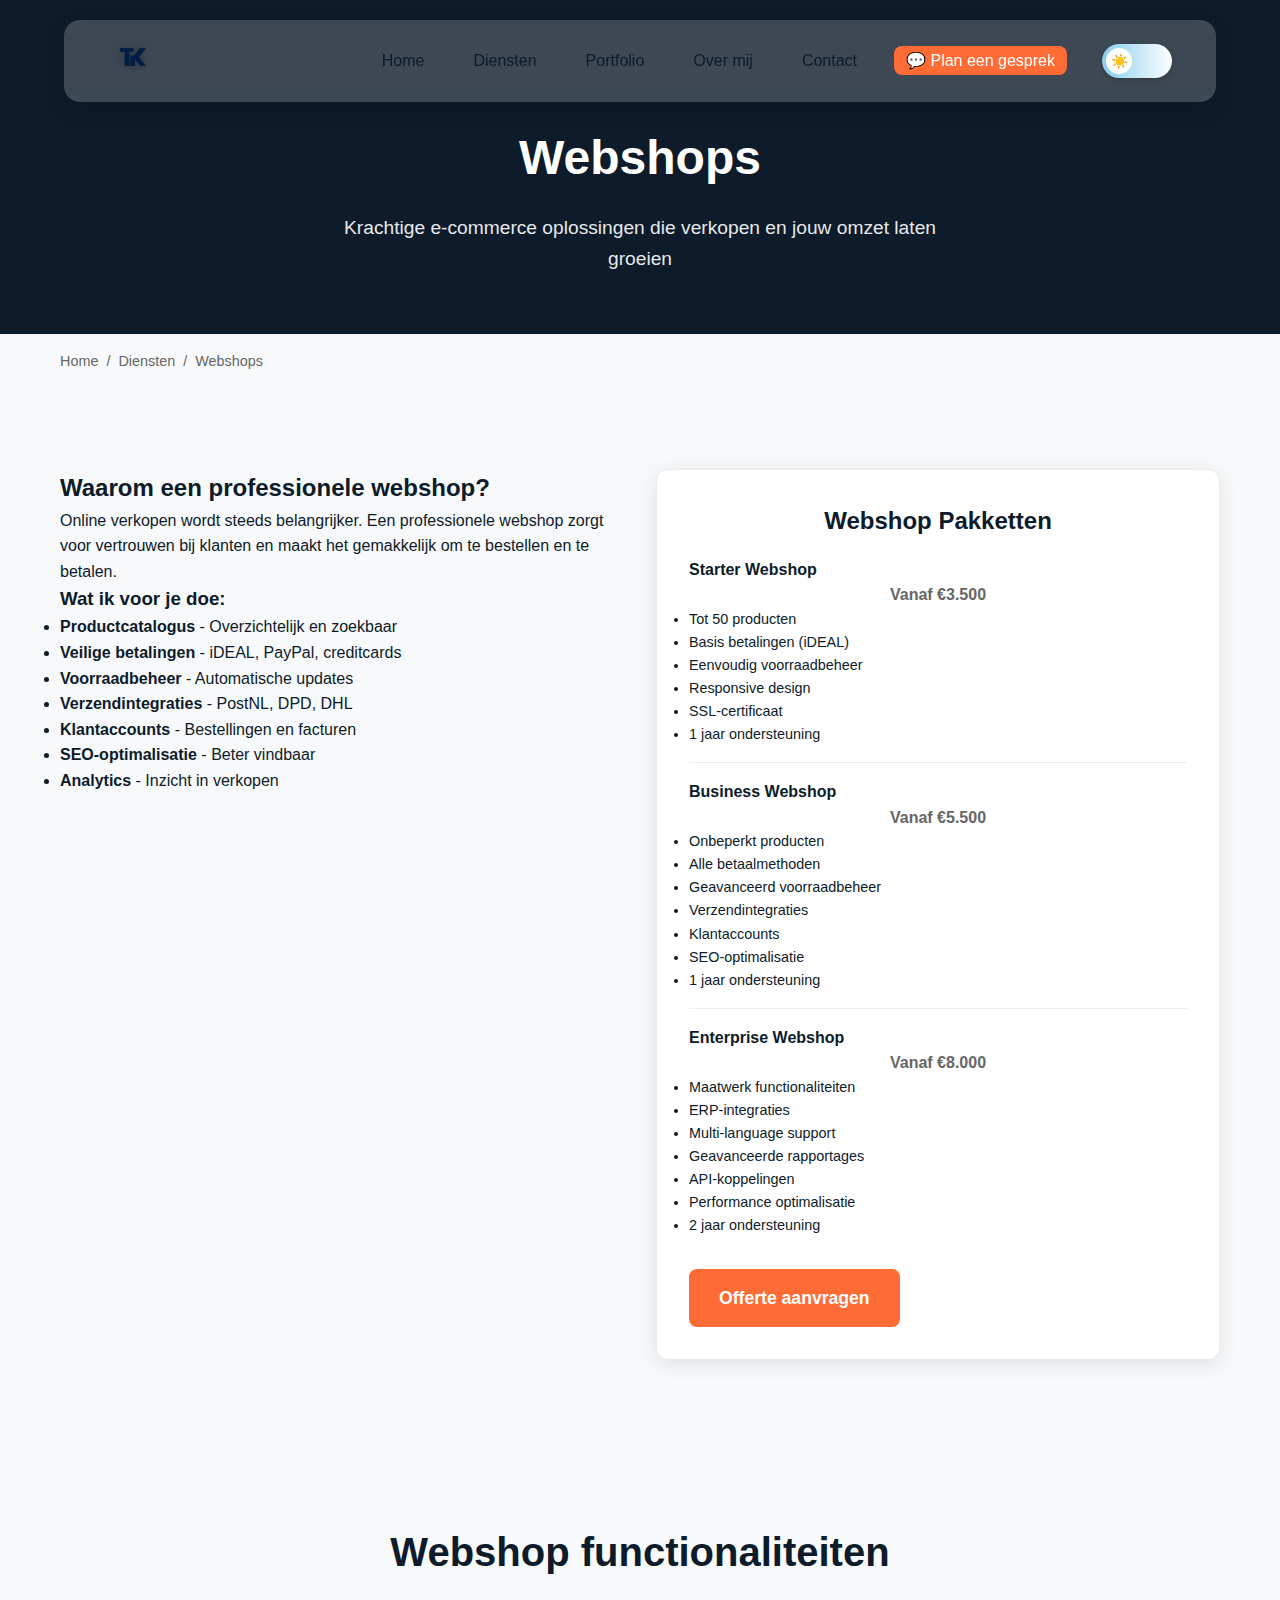
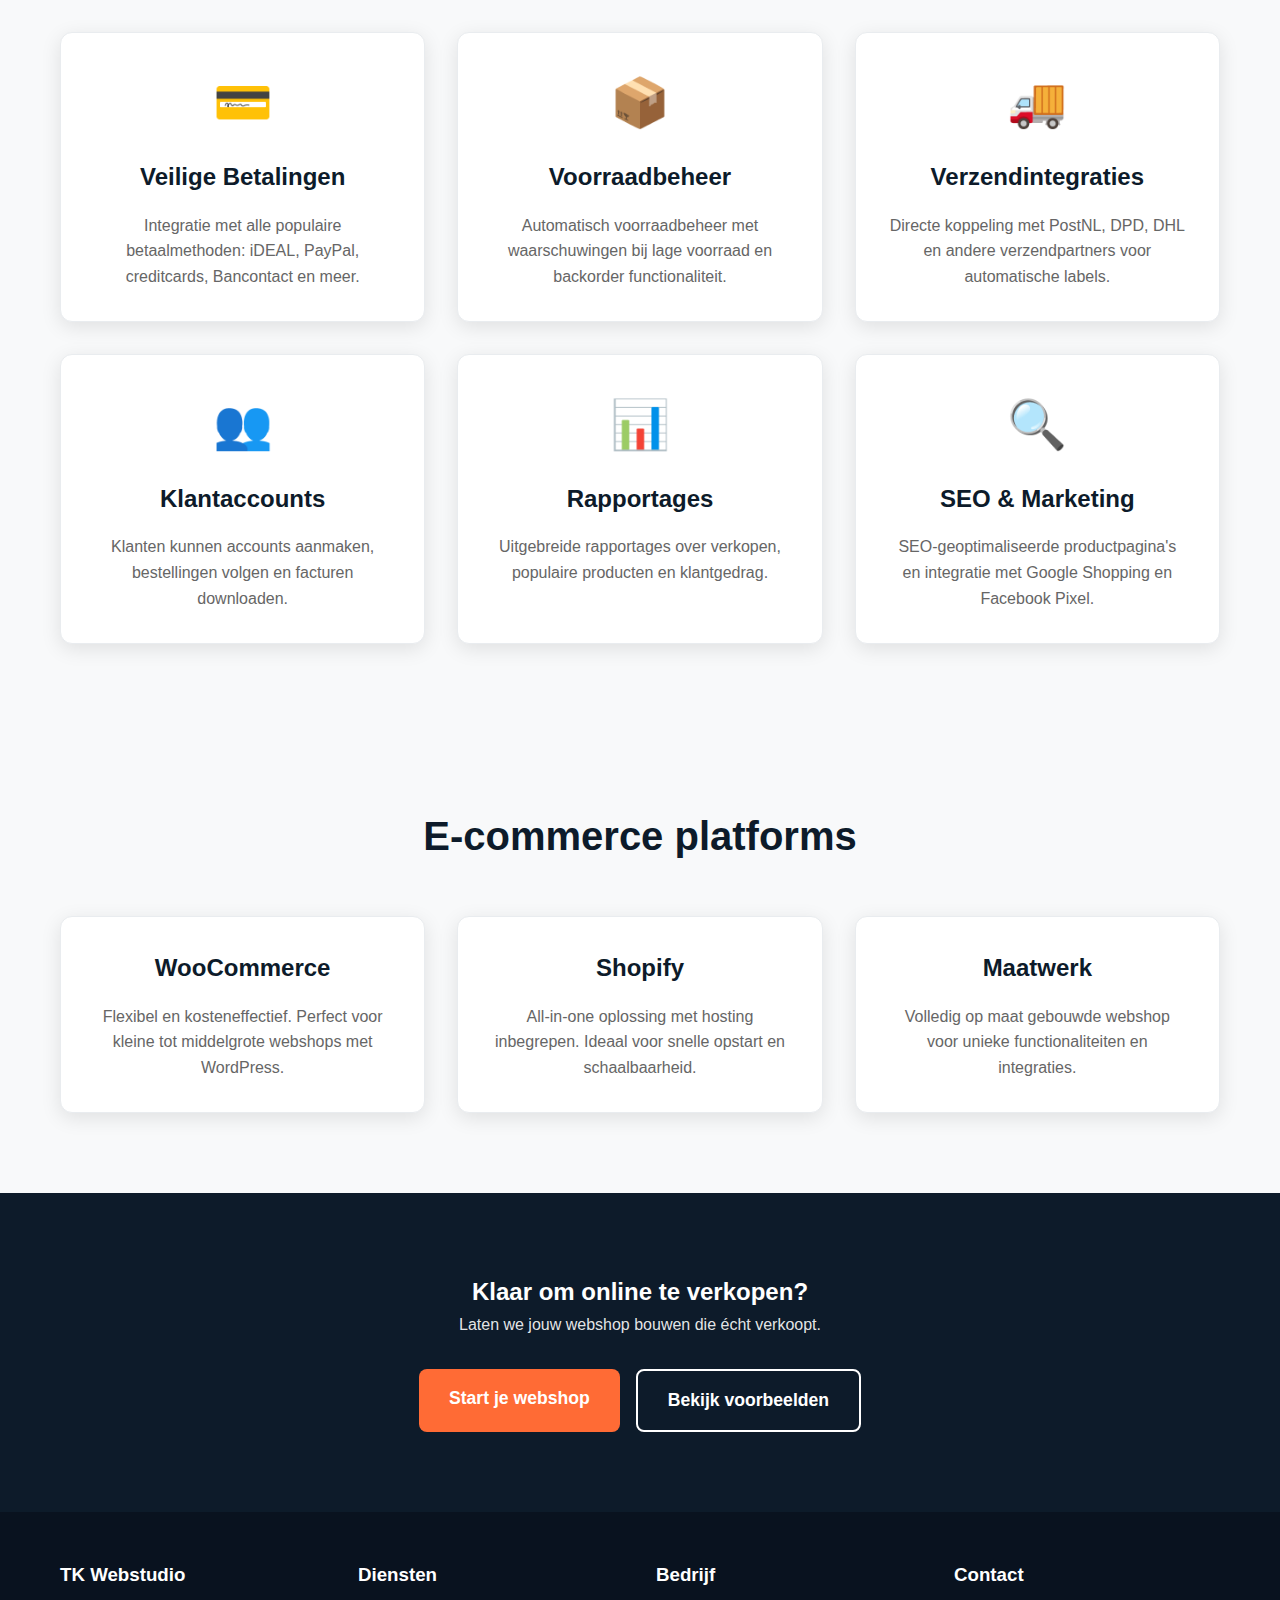
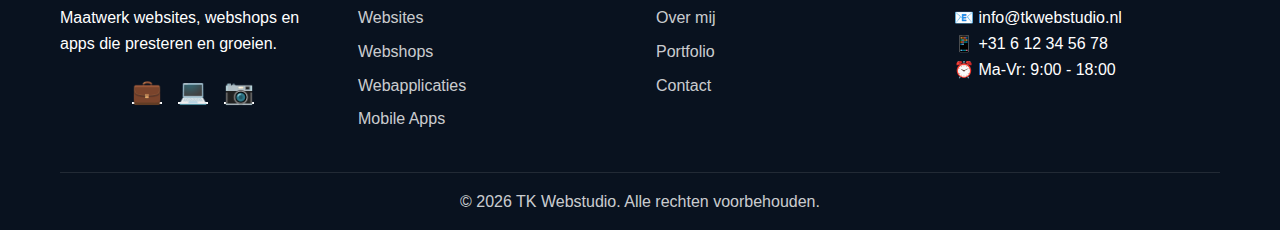
<file: diensten/webshops.html>
<!DOCTYPE html>
<html lang="nl">

<head>
    <meta charset="UTF-8">
    <meta name="viewport" content="width=device-width, initial-scale=1.0">
    <title>Webshops - TK Webstudio</title>
    <meta name="description"
        content="Krachtige e-commerce oplossingen die verkopen. Veilig, gebruiksvriendelijk en schaalbaar. Vanaf €3.500.">
    <link rel="stylesheet" href="../css/style.css">
</head>

<body>
    <!-- Header -->
    <header>
        <nav class="container">
            <a href="../index.html" class="logo">
                <img src="../images/tkwebstudio_logo_zonder_achtergrond.png" alt="TK Webstudio Logo">
            </a>
            <ul class="nav-links">
                <li><a href="../index.html">Home</a></li>
                <li class="dropdown">
                    <a href="../diensten.html">Diensten</a>
                    <div class="dropdown-content">
                        <a href="websites.html">Websites</a>
                        <a href="webshops.html">Webshops</a>
                        <a href="webapplicaties.html">Webapplicaties</a>
                        <a href="apps.html">Mobile Apps</a>
                    </div>
                </li>
                <li><a href="../portfolio.html">Portfolio</a></li>
                <li><a href="../over.html">Over mij</a></li>
                <li><a href="../contact.html">Contact</a></li>
                <li>
                    <a href="https://calendly.com/taha2006/30min" target="_blank" class="cta-btn">💬 Plan een
                        gesprek</a>
                </li>
                <li class="nav-toggle">
                    <label class="theme-switch">
                        <input type="checkbox" id="mode-toggle">
                        <span class="slider"></span>
                    </label>
                </li>
            </ul>
            <button class="mobile-menu-toggle">☰</button>
        </nav>
    </header>

    <!-- Page Header -->
    <section class="page-header">
        <div class="container">
            <h1>Webshops</h1>
            <p>Krachtige e-commerce oplossingen die verkopen en jouw omzet laten groeien</p>
        </div>
    </section>

    <!-- Breadcrumb -->
    <section class="breadcrumb">
        <div class="container">
            <nav class="breadcrumb-nav">
                <a href="../index.html">Home</a>
                <span>/</span>
                <a href="../diensten.html">Diensten</a>
                <span>/</span>
                <span>Webshops</span>
            </nav>
        </div>
    </section>

    <!-- Service Details -->
    <section class="section">
        <div class="container">
            <div class="grid-2">
                <div>
                    <h2>Waarom een professionele webshop?</h2>
                    <p>Online verkopen wordt steeds belangrijker. Een professionele webshop zorgt voor vertrouwen bij
                        klanten en maakt het gemakkelijk om te bestellen en te betalen.</p>

                    <h3>Wat ik voor je doe:</h3>
                    <ul>
                        <li><strong>Productcatalogus</strong> - Overzichtelijk en zoekbaar</li>
                        <li><strong>Veilige betalingen</strong> - iDEAL, PayPal, creditcards</li>
                        <li><strong>Voorraadbeheer</strong> - Automatische updates</li>
                        <li><strong>Verzendintegraties</strong> - PostNL, DPD, DHL</li>
                        <li><strong>Klantaccounts</strong> - Bestellingen en facturen</li>
                        <li><strong>SEO-optimalisatie</strong> - Beter vindbaar</li>
                        <li><strong>Analytics</strong> - Inzicht in verkopen</li>
                    </ul>
                </div>
                <div class="card">
                    <h3>Webshop Pakketten</h3>

                    <div style="border-bottom: 1px solid #eee; padding-bottom: 1rem; margin-bottom: 1rem;">
                        <h4>Starter Webshop</h4>
                        <p><strong>Vanaf €3.500</strong></p>
                        <ul style="font-size: 0.9rem;">
                            <li>Tot 50 producten</li>
                            <li>Basis betalingen (iDEAL)</li>
                            <li>Eenvoudig voorraadbeheer</li>
                            <li>Responsive design</li>
                            <li>SSL-certificaat</li>
                            <li>1 jaar ondersteuning</li>
                        </ul>
                    </div>

                    <div style="border-bottom: 1px solid #eee; padding-bottom: 1rem; margin-bottom: 1rem;">
                        <h4>Business Webshop</h4>
                        <p><strong>Vanaf €5.500</strong></p>
                        <ul style="font-size: 0.9rem;">
                            <li>Onbeperkt producten</li>
                            <li>Alle betaalmethoden</li>
                            <li>Geavanceerd voorraadbeheer</li>
                            <li>Verzendintegraties</li>
                            <li>Klantaccounts</li>
                            <li>SEO-optimalisatie</li>
                            <li>1 jaar ondersteuning</li>
                        </ul>
                    </div>

                    <div>
                        <h4>Enterprise Webshop</h4>
                        <p><strong>Vanaf €8.000</strong></p>
                        <ul style="font-size: 0.9rem;">
                            <li>Maatwerk functionaliteiten</li>
                            <li>ERP-integraties</li>
                            <li>Multi-language support</li>
                            <li>Geavanceerde rapportages</li>
                            <li>API-koppelingen</li>
                            <li>Performance optimalisatie</li>
                            <li>2 jaar ondersteuning</li>
                        </ul>
                    </div>

                    <a href="../contact.html" class="btn btn-primary mt-2">Offerte aanvragen</a>
                </div>
            </div>
        </div>
    </section>

    <!-- Features -->
    <section class="section bg-light">
        <div class="container">
            <h2 class="section-title">Webshop functionaliteiten</h2>
            <div class="grid-3">
                <div class="card">
                    <div class="card-icon">💳</div>
                    <h3>Veilige Betalingen</h3>
                    <p>Integratie met alle populaire betaalmethoden: iDEAL, PayPal, creditcards, Bancontact en meer.</p>
                </div>
                <div class="card">
                    <div class="card-icon">📦</div>
                    <h3>Voorraadbeheer</h3>
                    <p>Automatisch voorraadbeheer met waarschuwingen bij lage voorraad en backorder functionaliteit.</p>
                </div>
                <div class="card">
                    <div class="card-icon">🚚</div>
                    <h3>Verzendintegraties</h3>
                    <p>Directe koppeling met PostNL, DPD, DHL en andere verzendpartners voor automatische labels.</p>
                </div>
                <div class="card">
                    <div class="card-icon">👥</div>
                    <h3>Klantaccounts</h3>
                    <p>Klanten kunnen accounts aanmaken, bestellingen volgen en facturen downloaden.</p>
                </div>
                <div class="card">
                    <div class="card-icon">📊</div>
                    <h3>Rapportages</h3>
                    <p>Uitgebreide rapportages over verkopen, populaire producten en klantgedrag.</p>
                </div>
                <div class="card">
                    <div class="card-icon">🔍</div>
                    <h3>SEO & Marketing</h3>
                    <p>SEO-geoptimaliseerde productpagina's en integratie met Google Shopping en Facebook Pixel.</p>
                </div>
            </div>
        </div>
    </section>

    <!-- Platforms -->
    <section class="section">
        <div class="container">
            <h2 class="section-title">E-commerce platforms</h2>
            <div class="grid-3">
                <div class="card">
                    <h3>WooCommerce</h3>
                    <p>Flexibel en kosteneffectief. Perfect voor kleine tot middelgrote webshops met WordPress.</p>
                </div>
                <div class="card">
                    <h3>Shopify</h3>
                    <p>All-in-one oplossing met hosting inbegrepen. Ideaal voor snelle opstart en schaalbaarheid.</p>
                </div>
                <div class="card">
                    <h3>Maatwerk</h3>
                    <p>Volledig op maat gebouwde webshop voor unieke functionaliteiten en integraties.</p>
                </div>
            </div>
        </div>
    </section>

    <!-- CTA Section -->
    <section class="section bg-primary" style="background: var(--primary-color); color: white;">
        <div class="container text-center">
            <h2 style="color: white;">Klaar om online te verkopen?</h2>
            <p style="color: rgba(255,255,255,0.9); margin-bottom: 2rem;">Laten we jouw webshop bouwen die écht
                verkoopt.</p>
            <div class="cta-buttons">
                <a href="../contact.html" class="btn btn-primary" style="background: var(--accent-color);">Start je
                    webshop</a>
                <a href="../portfolio.html" class="btn btn-secondary" style="border-color: white; color: white;">Bekijk
                    voorbeelden</a>
            </div>
        </div>
    </section>

    <!-- Footer -->
    <footer>
        <div class="container">
            <div class="footer-content">
                <div class="footer-section">
                    <h3>TK Webstudio</h3>
                    <p>Maatwerk websites, webshops en apps die presteren en groeien.</p>
                    <div class="social-links">
                        <a href="#" title="LinkedIn">💼</a>
                        <a href="#" title="GitHub">💻</a>
                        <a href="#" title="Instagram">📷</a>
                    </div>
                </div>
                <div class="footer-section">
                    <h3>Diensten</h3>
                    <ul>
                        <li><a href="websites.html">Websites</a></li>
                        <li><a href="webshops.html">Webshops</a></li>
                        <li><a href="webapplicaties.html">Webapplicaties</a></li>
                        <li><a href="apps.html">Mobile Apps</a></li>
                    </ul>
                </div>
                <div class="footer-section">
                    <h3>Bedrijf</h3>
                    <ul>
                        <li><a href="../over.html">Over mij</a></li>
                        <li><a href="../portfolio.html">Portfolio</a></li>
                        <li><a href="../contact.html">Contact</a></li>
                    </ul>
                </div>
                <div class="footer-section">
                    <h3>Contact</h3>
                    <p>📧 info@tkwebstudio.nl</p>
                    <p>📱 +31 6 12 34 56 78</p>
                    <p>⏰ Ma-Vr: 9:00 - 18:00</p>
                </div>
            </div>
            <div class="footer-bottom">
                <p>&copy; <span id="current-year"></span> TK Webstudio. Alle rechten voorbehouden.</p>
            </div>
        </div>
    </footer>

    <script src="../js/script.js"></script>
</body>

</html>
</file>
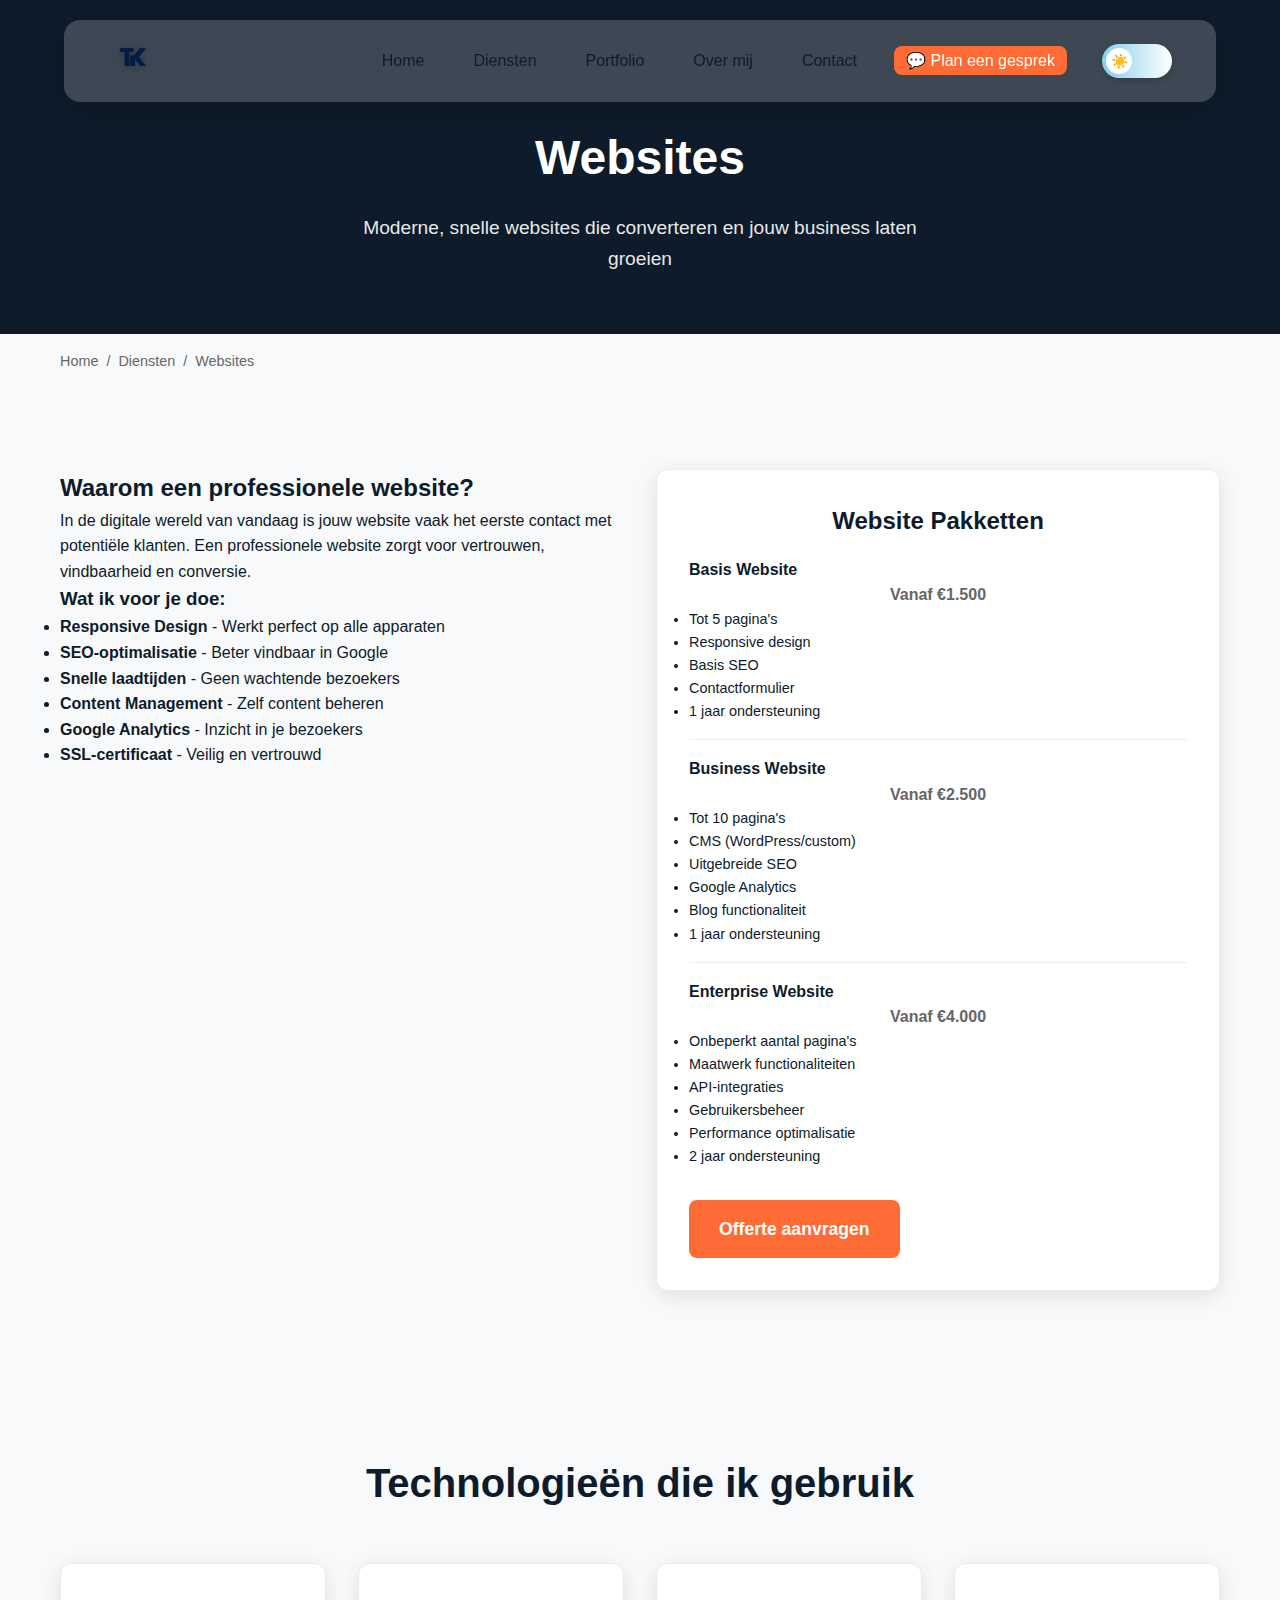
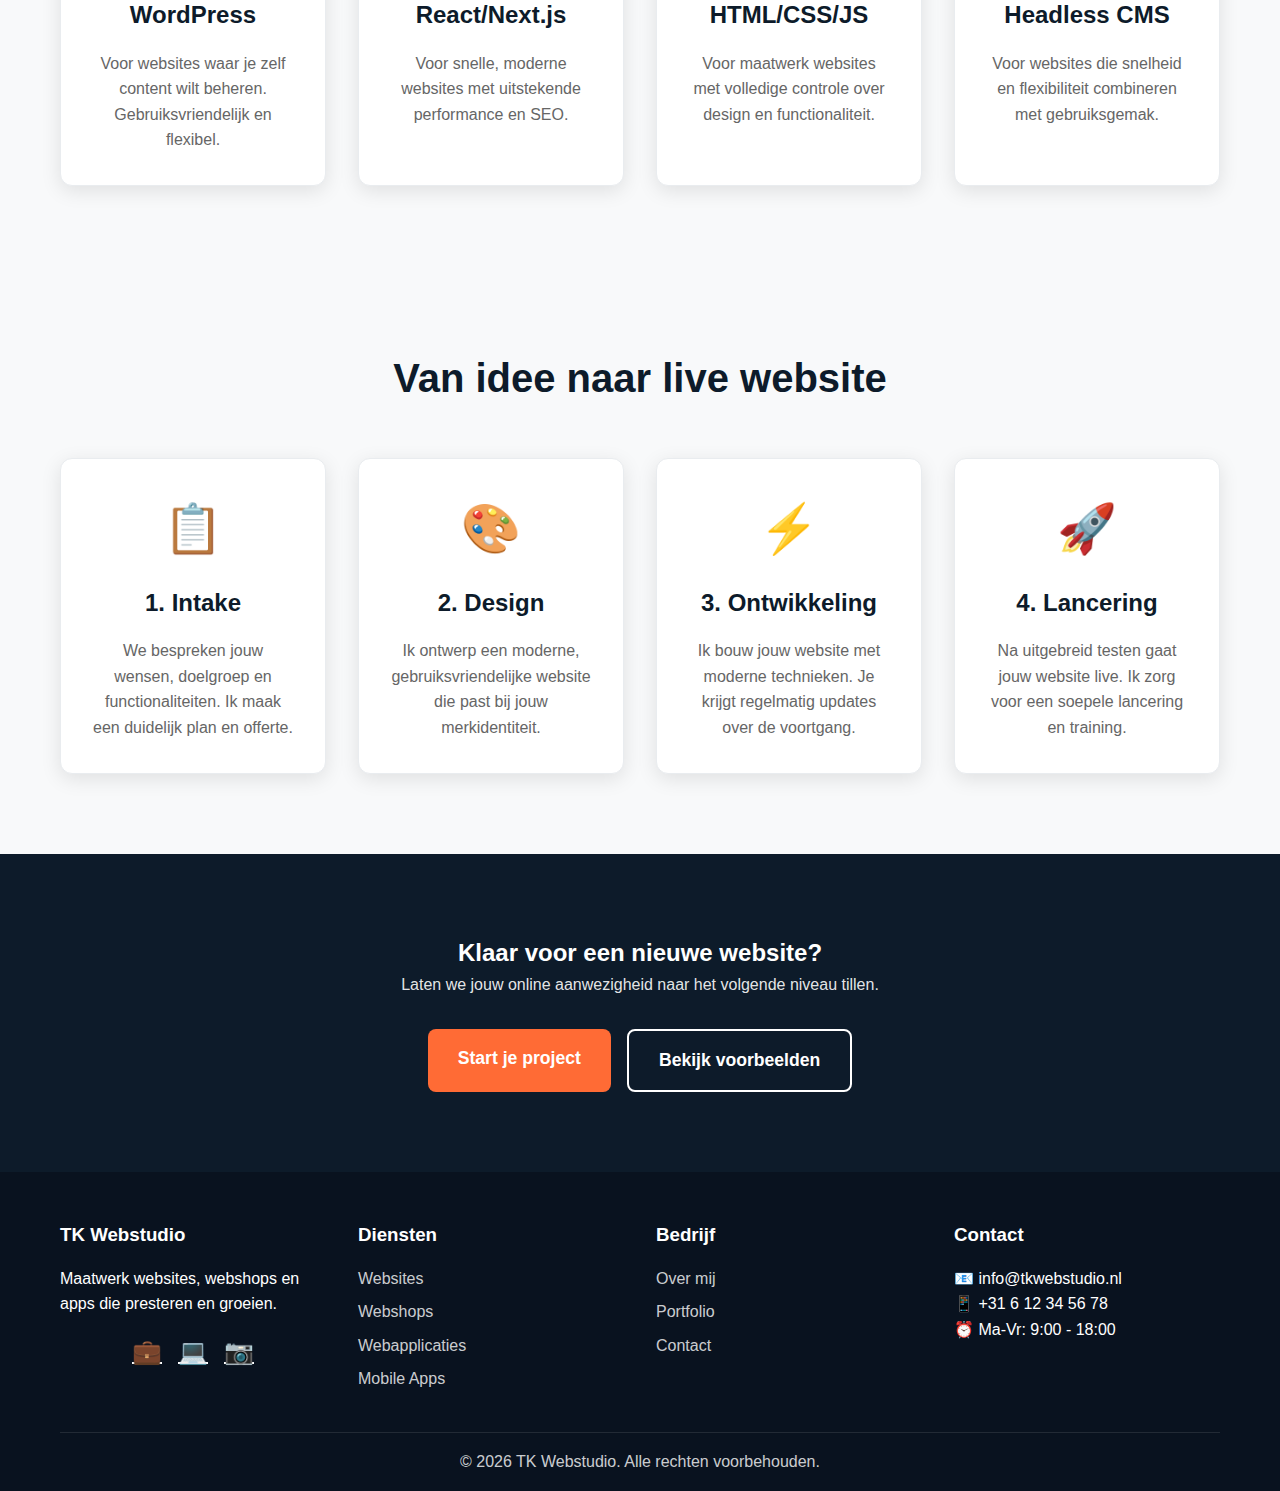
<file: diensten/websites.html>
<!DOCTYPE html>
<html lang="nl">

<head>
    <meta charset="UTF-8">
    <meta name="viewport" content="width=device-width, initial-scale=1.0">
    <title>Websites - TK Webstudio</title>
    <meta name="description"
        content="Moderne, snelle websites die converteren. SEO-geoptimaliseerd, mobiel-vriendelijk en gebruiksvriendelijk. Vanaf €1.500.">
    <link rel="stylesheet" href="../css/style.css">
</head>

<body>
    <!-- Header -->
    <header>
        <nav class="container">
            <a href="../index.html" class="logo">
                <img src="../images/tkwebstudio_logo_zonder_achtergrond.png" alt="TK Webstudio Logo">
            </a>
            <ul class="nav-links">
                <li><a href="../index.html">Home</a></li>
                <li class="dropdown">
                    <a href="../diensten.html">Diensten</a>
                    <div class="dropdown-content">
                        <a href="websites.html">Websites</a>
                        <a href="webshops.html">Webshops</a>
                        <a href="webapplicaties.html">Webapplicaties</a>
                        <a href="apps.html">Mobile Apps</a>
                    </div>
                </li>
                <li><a href="../portfolio.html">Portfolio</a></li>
                <li><a href="../over.html">Over mij</a></li>
                <li><a href="../contact.html">Contact</a></li>
                <li>
                    <a href="https://calendly.com/taha2006/30min" target="_blank" class="cta-btn">💬 Plan een
                        gesprek</a>
                </li>
                <li class="nav-toggle">
                    <label class="theme-switch">
                        <input type="checkbox" id="mode-toggle">
                        <span class="slider"></span>
                    </label>
                </li>
            </ul>
            <button class="mobile-menu-toggle">☰</button>
        </nav>
    </header>

    <!-- Page Header -->
    <section class="page-header">
        <div class="container">
            <h1>Websites</h1>
            <p>Moderne, snelle websites die converteren en jouw business laten groeien</p>
        </div>
    </section>

    <!-- Breadcrumb -->
    <section class="breadcrumb">
        <div class="container">
            <nav class="breadcrumb-nav">
                <a href="../index.html">Home</a>
                <span>/</span>
                <a href="../diensten.html">Diensten</a>
                <span>/</span>
                <span>Websites</span>
            </nav>
        </div>
    </section>

    <!-- Service Details -->
    <section class="section">
        <div class="container">
            <div class="grid-2">
                <div>
                    <h2>Waarom een professionele website?</h2>
                    <p>In de digitale wereld van vandaag is jouw website vaak het eerste contact met potentiële klanten.
                        Een professionele website zorgt voor vertrouwen, vindbaarheid en conversie.</p>

                    <h3>Wat ik voor je doe:</h3>
                    <ul>
                        <li><strong>Responsive Design</strong> - Werkt perfect op alle apparaten</li>
                        <li><strong>SEO-optimalisatie</strong> - Beter vindbaar in Google</li>
                        <li><strong>Snelle laadtijden</strong> - Geen wachtende bezoekers</li>
                        <li><strong>Content Management</strong> - Zelf content beheren</li>
                        <li><strong>Google Analytics</strong> - Inzicht in je bezoekers</li>
                        <li><strong>SSL-certificaat</strong> - Veilig en vertrouwd</li>
                    </ul>
                </div>
                <div class="card">
                    <h3>Website Pakketten</h3>

                    <div style="border-bottom: 1px solid #eee; padding-bottom: 1rem; margin-bottom: 1rem;">
                        <h4>Basis Website</h4>
                        <p><strong>Vanaf €1.500</strong></p>
                        <ul style="font-size: 0.9rem;">
                            <li>Tot 5 pagina's</li>
                            <li>Responsive design</li>
                            <li>Basis SEO</li>
                            <li>Contactformulier</li>
                            <li>1 jaar ondersteuning</li>
                        </ul>
                    </div>

                    <div style="border-bottom: 1px solid #eee; padding-bottom: 1rem; margin-bottom: 1rem;">
                        <h4>Business Website</h4>
                        <p><strong>Vanaf €2.500</strong></p>
                        <ul style="font-size: 0.9rem;">
                            <li>Tot 10 pagina's</li>
                            <li>CMS (WordPress/custom)</li>
                            <li>Uitgebreide SEO</li>
                            <li>Google Analytics</li>
                            <li>Blog functionaliteit</li>
                            <li>1 jaar ondersteuning</li>
                        </ul>
                    </div>

                    <div>
                        <h4>Enterprise Website</h4>
                        <p><strong>Vanaf €4.000</strong></p>
                        <ul style="font-size: 0.9rem;">
                            <li>Onbeperkt aantal pagina's</li>
                            <li>Maatwerk functionaliteiten</li>
                            <li>API-integraties</li>
                            <li>Gebruikersbeheer</li>
                            <li>Performance optimalisatie</li>
                            <li>2 jaar ondersteuning</li>
                        </ul>
                    </div>

                    <a href="../contact.html" class="btn btn-primary mt-2">Offerte aanvragen</a>
                </div>
            </div>
        </div>
    </section>

    <!-- Technologies -->
    <section class="section bg-light">
        <div class="container">
            <h2 class="section-title">Technologieën die ik gebruik</h2>
            <div class="grid-4">
                <div class="card">
                    <h3>WordPress</h3>
                    <p>Voor websites waar je zelf content wilt beheren. Gebruiksvriendelijk en flexibel.</p>
                </div>
                <div class="card">
                    <h3>React/Next.js</h3>
                    <p>Voor snelle, moderne websites met uitstekende performance en SEO.</p>
                </div>
                <div class="card">
                    <h3>HTML/CSS/JS</h3>
                    <p>Voor maatwerk websites met volledige controle over design en functionaliteit.</p>
                </div>
                <div class="card">
                    <h3>Headless CMS</h3>
                    <p>Voor websites die snelheid en flexibiliteit combineren met gebruiksgemak.</p>
                </div>
            </div>
        </div>
    </section>

    <!-- Process -->
    <section class="section">
        <div class="container">
            <h2 class="section-title">Van idee naar live website</h2>
            <div class="grid-4">
                <div class="card">
                    <div class="card-icon">📋</div>
                    <h3>1. Intake</h3>
                    <p>We bespreken jouw wensen, doelgroep en functionaliteiten. Ik maak een duidelijk plan en offerte.
                    </p>
                </div>
                <div class="card">
                    <div class="card-icon">🎨</div>
                    <h3>2. Design</h3>
                    <p>Ik ontwerp een moderne, gebruiksvriendelijke website die past bij jouw merkidentiteit.</p>
                </div>
                <div class="card">
                    <div class="card-icon">⚡</div>
                    <h3>3. Ontwikkeling</h3>
                    <p>Ik bouw jouw website met moderne technieken. Je krijgt regelmatig updates over de voortgang.</p>
                </div>
                <div class="card">
                    <div class="card-icon">🚀</div>
                    <h3>4. Lancering</h3>
                    <p>Na uitgebreid testen gaat jouw website live. Ik zorg voor een soepele lancering en training.</p>
                </div>
            </div>
        </div>
    </section>

    <!-- CTA Section -->
    <section class="section bg-primary" style="background: var(--primary-color); color: white;">
        <div class="container text-center">
            <h2 style="color: white;">Klaar voor een nieuwe website?</h2>
            <p style="color: rgba(255,255,255,0.9); margin-bottom: 2rem;">Laten we jouw online aanwezigheid naar het
                volgende niveau tillen.</p>
            <div class="cta-buttons">
                <a href="../contact.html" class="btn btn-primary" style="background: var(--accent-color);">Start je
                    project</a>
                <a href="../portfolio.html" class="btn btn-secondary" style="border-color: white; color: white;">Bekijk
                    voorbeelden</a>
            </div>
        </div>
    </section>

    <!-- Footer -->
    <footer>
        <div class="container">
            <div class="footer-content">
                <div class="footer-section">
                    <h3>TK Webstudio</h3>
                    <p>Maatwerk websites, webshops en apps die presteren en groeien.</p>
                    <div class="social-links">
                        <a href="#" title="LinkedIn">💼</a>
                        <a href="#" title="GitHub">💻</a>
                        <a href="#" title="Instagram">📷</a>
                    </div>
                </div>
                <div class="footer-section">
                    <h3>Diensten</h3>
                    <ul>
                        <li><a href="websites.html">Websites</a></li>
                        <li><a href="webshops.html">Webshops</a></li>
                        <li><a href="webapplicaties.html">Webapplicaties</a></li>
                        <li><a href="apps.html">Mobile Apps</a></li>
                    </ul>
                </div>
                <div class="footer-section">
                    <h3>Bedrijf</h3>
                    <ul>
                        <li><a href="../over.html">Over mij</a></li>
                        <li><a href="../portfolio.html">Portfolio</a></li>
                        <li><a href="../contact.html">Contact</a></li>
                    </ul>
                </div>
                <div class="footer-section">
                    <h3>Contact</h3>
                    <p>📧 info@tkwebstudio.nl</p>
                    <p>📱 +31 6 12 34 56 78</p>
                    <p>⏰ Ma-Vr: 9:00 - 18:00</p>
                </div>
            </div>
            <div class="footer-bottom">
                <p>&copy; <span id="current-year"></span> TK Webstudio. Alle rechten voorbehouden.</p>
            </div>
        </div>
    </footer>

    <script src="../js/script.js"></script>
</body>

</html>
</file>
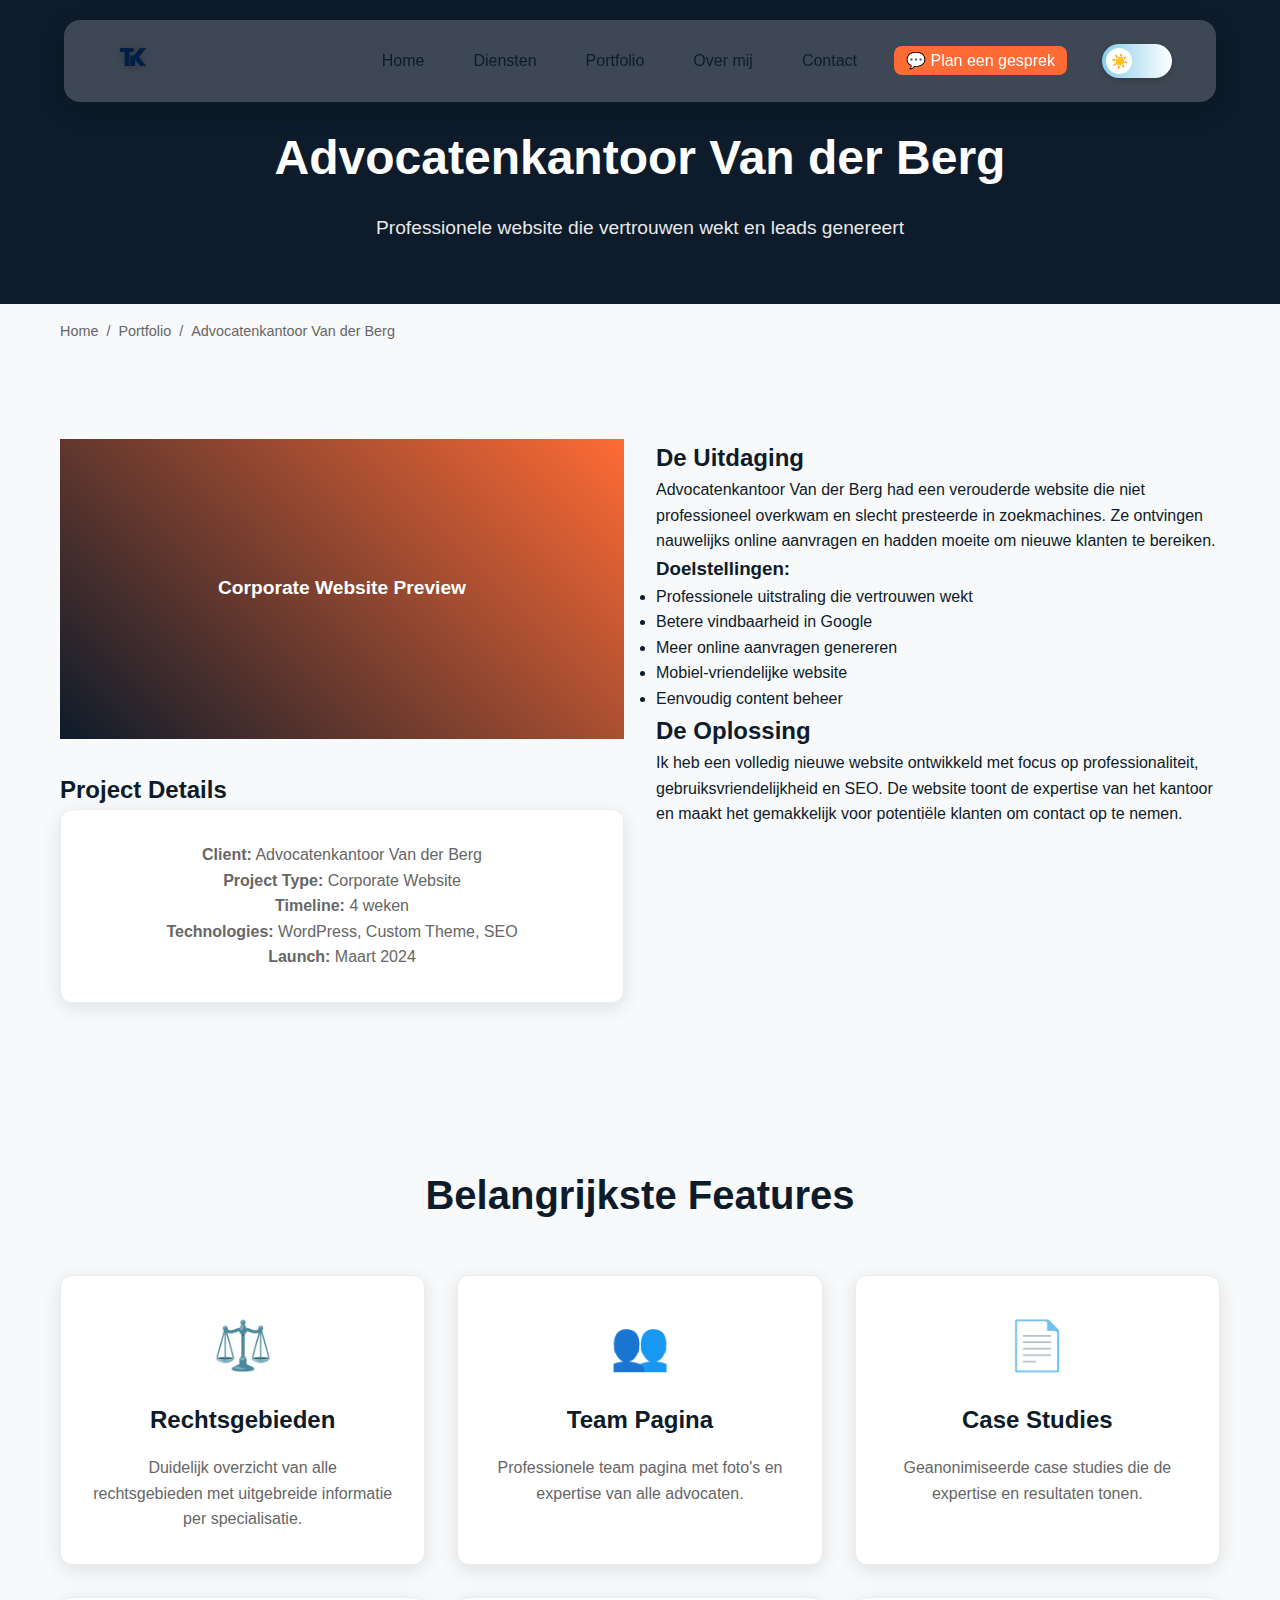
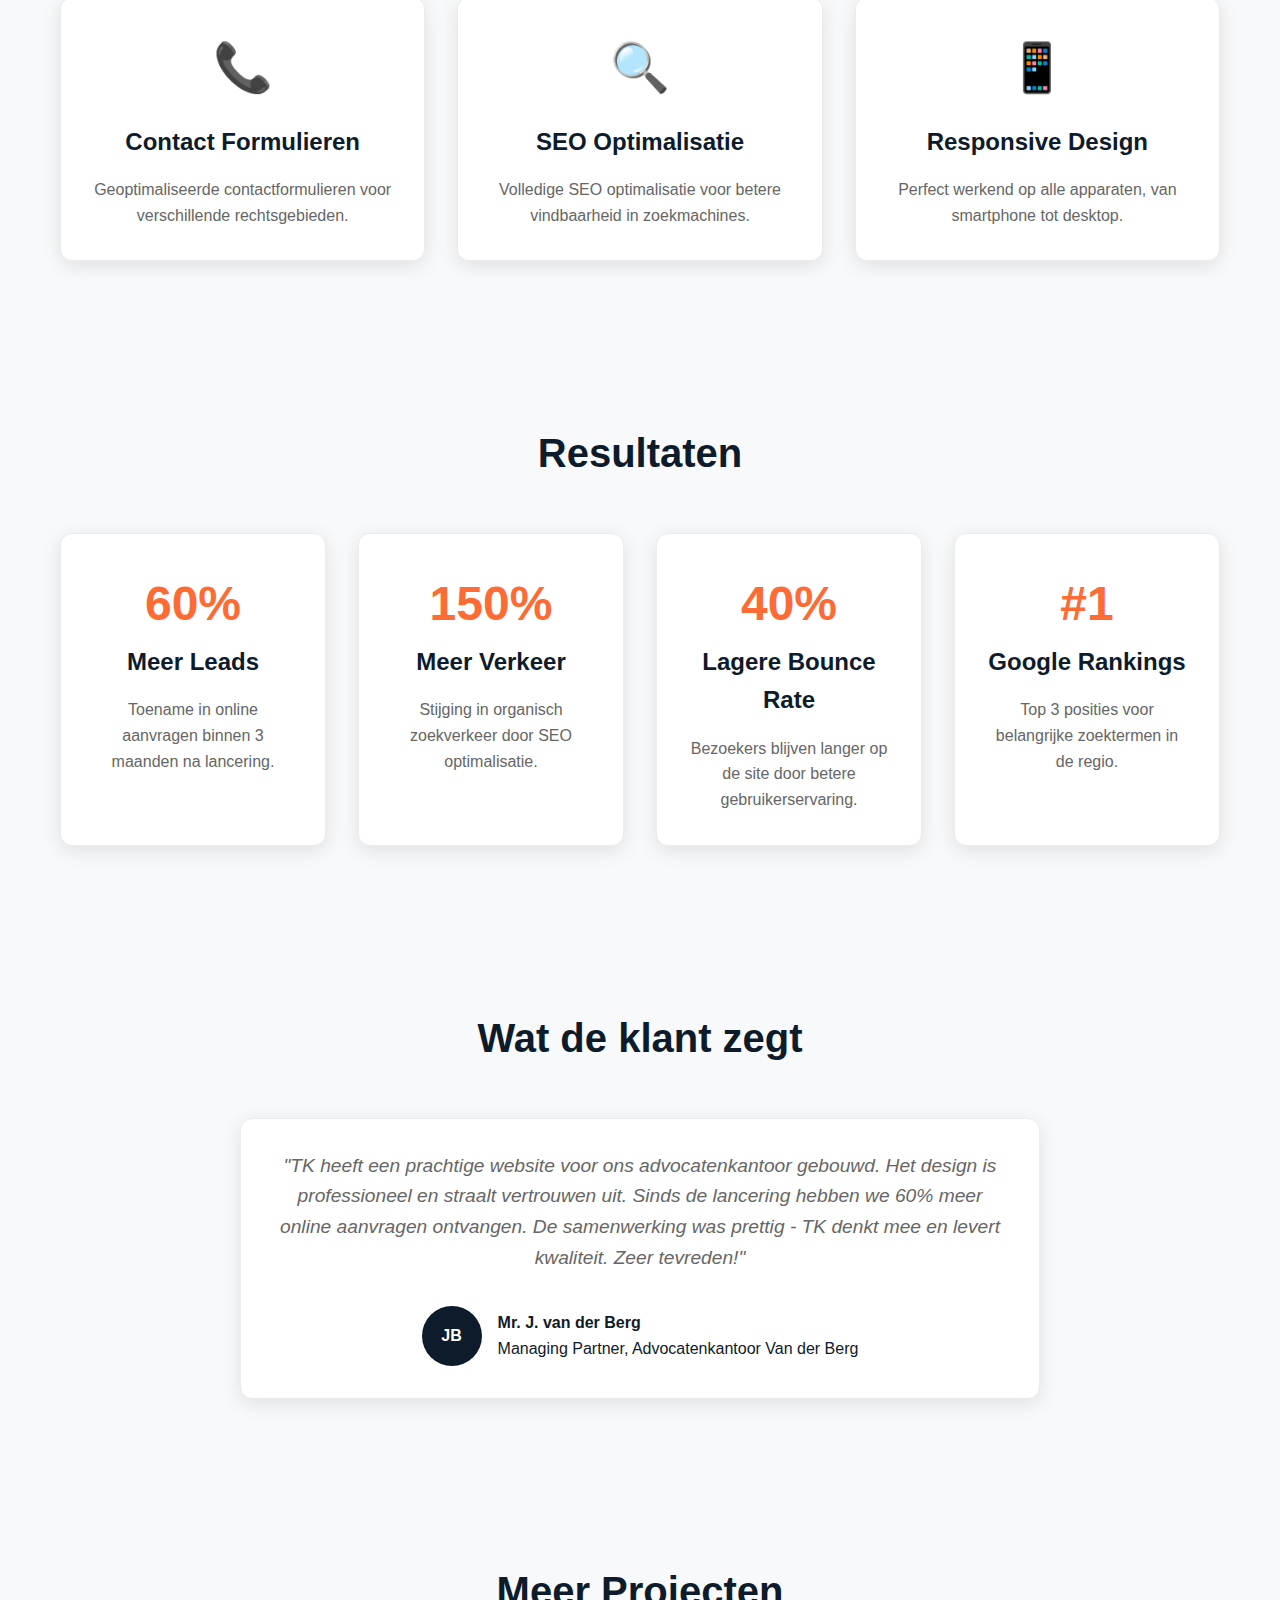
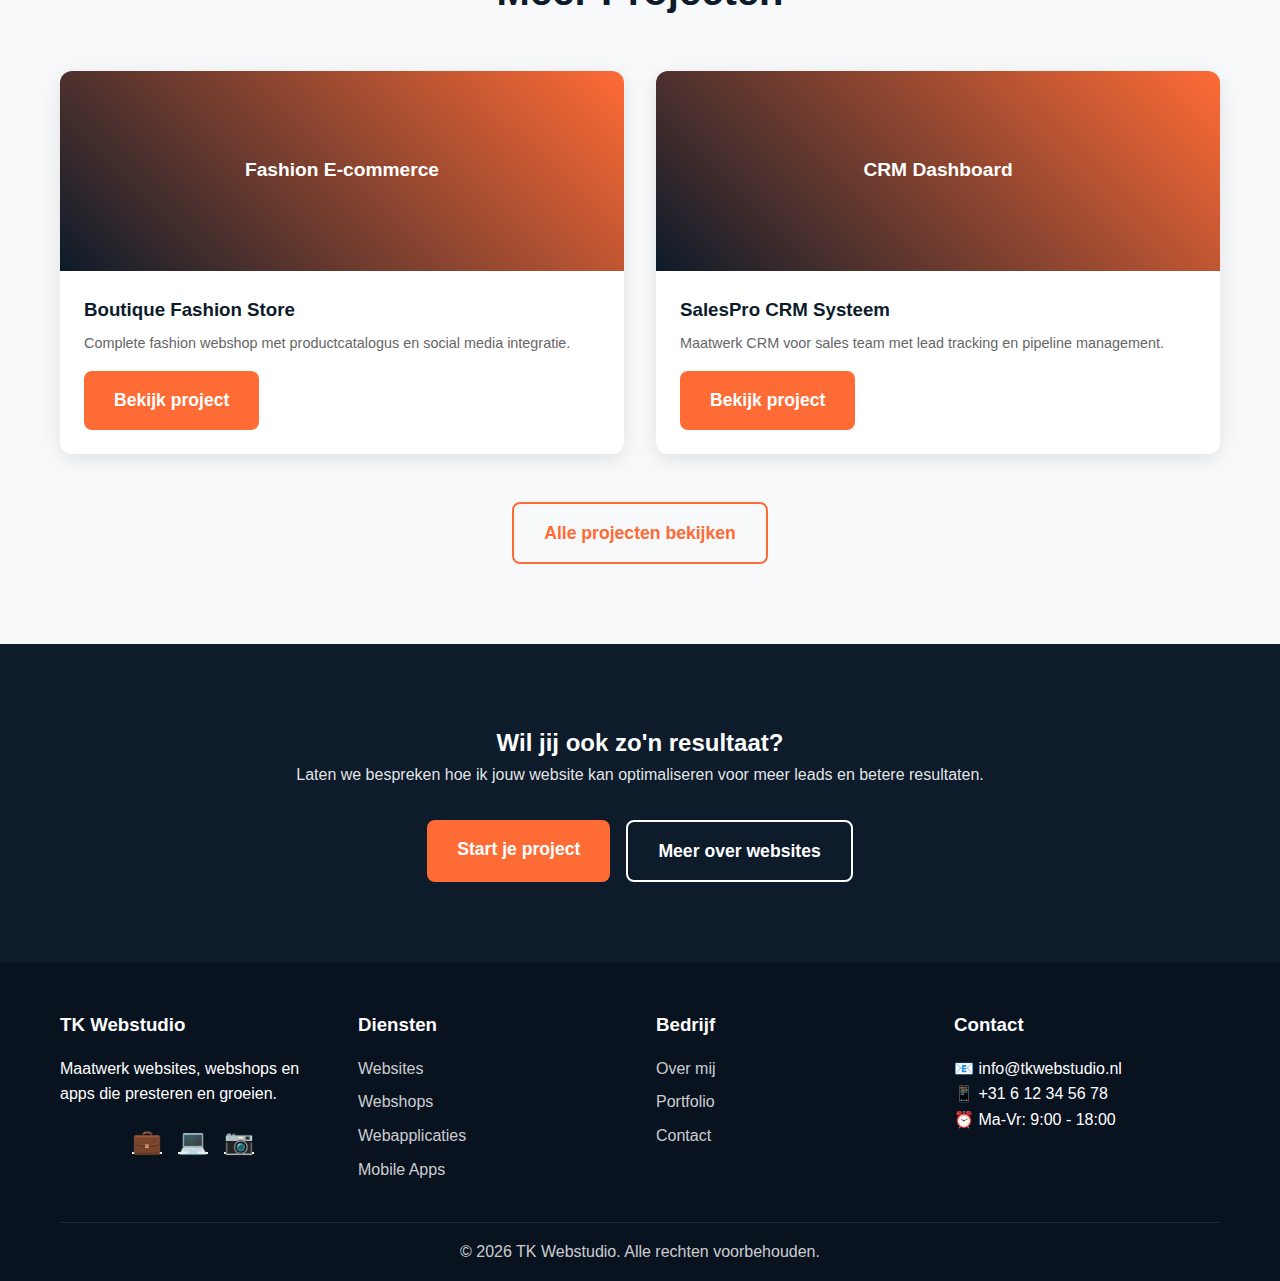
<file: portfolio/advocatenkantoor.html>
<!DOCTYPE html>
<html lang="nl">

<head>
    <meta charset="UTF-8">
    <meta name="viewport" content="width=device-width, initial-scale=1.0">
    <title>Advocatenkantoor Van der Berg - TK Webstudio</title>
    <meta name="description"
        content="Case study: Professionele website voor advocatenkantoor met 60% meer leads binnen 3 maanden.">
    <link rel="stylesheet" href="../css/style.css">
</head>

<body>
    <!-- Header -->
    <header>
        <nav class="container">
            <a href="../index.html" class="logo">
                <img src="../images/tkwebstudio_logo_zonder_achtergrond.png" alt="TK Webstudio Logo">
            </a>
            <ul class="nav-links">
                <li><a href="../index.html">Home</a></li>
                <li class="dropdown">
                    <a href="../diensten.html">Diensten</a>
                    <div class="dropdown-content">
                        <a href="websites.html">Websites</a>
                        <a href="webshops.html">Webshops</a>
                        <a href="webapplicaties.html">Webapplicaties</a>
                        <a href="apps.html">Mobile Apps</a>
                    </div>
                </li>
                <li><a href="../portfolio.html">Portfolio</a></li>
                <li><a href="../over.html">Over mij</a></li>
                <li><a href="../contact.html">Contact</a></li>
                <li>
                    <a href="https://calendly.com/taha2006/30min" target="_blank" class="cta-btn">💬 Plan een
                        gesprek</a>
                </li>
                <li class="nav-toggle">
                    <label class="theme-switch">
                        <input type="checkbox" id="mode-toggle">
                        <span class="slider"></span>
                    </label>
                </li>
            </ul>
            <button class="mobile-menu-toggle">☰</button>
        </nav>
    </header>

    <!-- Page Header -->
    <section class="page-header">
        <div class="container">
            <h1>Advocatenkantoor Van der Berg</h1>
            <p>Professionele website die vertrouwen wekt en leads genereert</p>
        </div>
    </section>

    <!-- Breadcrumb -->
    <section class="breadcrumb">
        <div class="container">
            <nav class="breadcrumb-nav">
                <a href="../index.html">Home</a>
                <span>/</span>
                <a href="../portfolio.html">Portfolio</a>
                <span>/</span>
                <span>Advocatenkantoor Van der Berg</span>
            </nav>
        </div>
    </section>

    <!-- Case Study Content -->
    <section class="section">
        <div class="container">
            <div class="grid-2">
                <div>
                    <div class="portfolio-image" style="height: 300px; margin-bottom: 2rem;">Corporate Website Preview
                    </div>

                    <h2>Project Details</h2>
                    <div class="card">
                        <p><strong>Client:</strong> Advocatenkantoor Van der Berg</p>
                        <p><strong>Project Type:</strong> Corporate Website</p>
                        <p><strong>Timeline:</strong> 4 weken</p>
                        <p><strong>Technologies:</strong> WordPress, Custom Theme, SEO</p>
                        <p><strong>Launch:</strong> Maart 2024</p>
                    </div>
                </div>

                <div>
                    <h2>De Uitdaging</h2>
                    <p>Advocatenkantoor Van der Berg had een verouderde website die niet professioneel overkwam en
                        slecht presteerde in zoekmachines. Ze ontvingen nauwelijks online aanvragen en hadden moeite om
                        nieuwe klanten te bereiken.</p>

                    <h3>Doelstellingen:</h3>
                    <ul>
                        <li>Professionele uitstraling die vertrouwen wekt</li>
                        <li>Betere vindbaarheid in Google</li>
                        <li>Meer online aanvragen genereren</li>
                        <li>Mobiel-vriendelijke website</li>
                        <li>Eenvoudig content beheer</li>
                    </ul>

                    <h2>De Oplossing</h2>
                    <p>Ik heb een volledig nieuwe website ontwikkeld met focus op professionaliteit,
                        gebruiksvriendelijkheid en SEO. De website toont de expertise van het kantoor en maakt het
                        gemakkelijk voor potentiële klanten om contact op te nemen.</p>
                </div>
            </div>
        </div>
    </section>

    <!-- Features -->
    <section class="section bg-light">
        <div class="container">
            <h2 class="section-title">Belangrijkste Features</h2>
            <div class="grid-3">
                <div class="card">
                    <div class="card-icon">⚖️</div>
                    <h3>Rechtsgebieden</h3>
                    <p>Duidelijk overzicht van alle rechtsgebieden met uitgebreide informatie per specialisatie.</p>
                </div>
                <div class="card">
                    <div class="card-icon">👥</div>
                    <h3>Team Pagina</h3>
                    <p>Professionele team pagina met foto's en expertise van alle advocaten.</p>
                </div>
                <div class="card">
                    <div class="card-icon">📄</div>
                    <h3>Case Studies</h3>
                    <p>Geanonimiseerde case studies die de expertise en resultaten tonen.</p>
                </div>
                <div class="card">
                    <div class="card-icon">📞</div>
                    <h3>Contact Formulieren</h3>
                    <p>Geoptimaliseerde contactformulieren voor verschillende rechtsgebieden.</p>
                </div>
                <div class="card">
                    <div class="card-icon">🔍</div>
                    <h3>SEO Optimalisatie</h3>
                    <p>Volledige SEO optimalisatie voor betere vindbaarheid in zoekmachines.</p>
                </div>
                <div class="card">
                    <div class="card-icon">📱</div>
                    <h3>Responsive Design</h3>
                    <p>Perfect werkend op alle apparaten, van smartphone tot desktop.</p>
                </div>
            </div>
        </div>
    </section>

    <!-- Results -->
    <section class="section">
        <div class="container">
            <h2 class="section-title">Resultaten</h2>
            <div class="grid-4">
                <div class="card text-center">
                    <div style="font-size: 3rem; color: var(--accent-color); font-weight: bold;">60%</div>
                    <h3>Meer Leads</h3>
                    <p>Toename in online aanvragen binnen 3 maanden na lancering.</p>
                </div>
                <div class="card text-center">
                    <div style="font-size: 3rem; color: var(--accent-color); font-weight: bold;">150%</div>
                    <h3>Meer Verkeer</h3>
                    <p>Stijging in organisch zoekverkeer door SEO optimalisatie.</p>
                </div>
                <div class="card text-center">
                    <div style="font-size: 3rem; color: var(--accent-color); font-weight: bold;">40%</div>
                    <h3>Lagere Bounce Rate</h3>
                    <p>Bezoekers blijven langer op de site door betere gebruikerservaring.</p>
                </div>
                <div class="card text-center">
                    <div style="font-size: 3rem; color: var(--accent-color); font-weight: bold;">#1</div>
                    <h3>Google Rankings</h3>
                    <p>Top 3 posities voor belangrijke zoektermen in de regio.</p>
                </div>
            </div>
        </div>
    </section>

    <!-- Testimonial -->
    <section class="section bg-light">
        <div class="container text-center">
            <h2 class="section-title">Wat de klant zegt</h2>
            <div class="card" style="max-width: 800px; margin: 0 auto;">
                <p style="font-size: 1.2rem; font-style: italic; margin-bottom: 2rem;">"TK heeft een prachtige website
                    voor ons advocatenkantoor gebouwd. Het design is professioneel en straalt vertrouwen uit. Sinds de
                    lancering hebben we 60% meer online aanvragen ontvangen. De samenwerking was prettig - TK denkt mee
                    en levert kwaliteit. Zeer tevreden!"</p>
                <div style="display: flex; align-items: center; justify-content: center; gap: 1rem;">
                    <div
                        style="width: 60px; height: 60px; background: var(--primary-color); border-radius: 50%; display: flex; align-items: center; justify-content: center; color: white; font-weight: bold;">
                        JB</div>
                    <div style="text-align: left;">
                        <strong>Mr. J. van der Berg</strong><br>
                        <span style="color: var(--text-light);">Managing Partner, Advocatenkantoor Van der Berg</span>
                    </div>
                </div>
            </div>
        </div>
    </section>

    <!-- Next Project -->
    <section class="section">
        <div class="container">
            <h2 class="section-title">Meer Projecten</h2>
            <div class="grid-2">
                <div class="portfolio-item">
                    <div class="portfolio-image">Fashion E-commerce</div>
                    <div class="portfolio-content">
                        <h3>Boutique Fashion Store</h3>
                        <p>Complete fashion webshop met productcatalogus en social media integratie.</p>
                        <a href="fashion-store.html" class="btn btn-primary">Bekijk project</a>
                    </div>
                </div>
                <div class="portfolio-item">
                    <div class="portfolio-image">CRM Dashboard</div>
                    <div class="portfolio-content">
                        <h3>SalesPro CRM Systeem</h3>
                        <p>Maatwerk CRM voor sales team met lead tracking en pipeline management.</p>
                        <a href="crm-system.html" class="btn btn-primary">Bekijk project</a>
                    </div>
                </div>
            </div>
            <div class="text-center mt-3">
                <a href="../portfolio.html" class="btn btn-secondary">Alle projecten bekijken</a>
            </div>
        </div>
    </section>

    <!-- CTA Section -->
    <section class="section bg-primary" style="background: var(--primary-color); color: white;">
        <div class="container text-center">
            <h2 style="color: white;">Wil jij ook zo'n resultaat?</h2>
            <p style="color: rgba(255,255,255,0.9); margin-bottom: 2rem;">Laten we bespreken hoe ik jouw website kan
                optimaliseren voor meer leads en betere resultaten.</p>
            <div class="cta-buttons">
                <a href="../contact.html" class="btn btn-primary" style="background: var(--accent-color);">Start je
                    project</a>
                <a href="../diensten/websites.html" class="btn btn-secondary"
                    style="border-color: white; color: white;">Meer over websites</a>
            </div>
        </div>
    </section>

    <!-- Footer -->
    <footer>
        <div class="container">
            <div class="footer-content">
                <div class="footer-section">
                    <h3>TK Webstudio</h3>
                    <p>Maatwerk websites, webshops en apps die presteren en groeien.</p>
                    <div class="social-links">
                        <a href="#" title="LinkedIn">💼</a>
                        <a href="#" title="GitHub">💻</a>
                        <a href="#" title="Instagram">📷</a>
                    </div>
                </div>
                <div class="footer-section">
                    <h3>Diensten</h3>
                    <ul>
                        <li><a href="../diensten/websites.html">Websites</a></li>
                        <li><a href="../diensten/webshops.html">Webshops</a></li>
                        <li><a href="../diensten/webapplicaties.html">Webapplicaties</a></li>
                        <li><a href="../diensten/apps.html">Mobile Apps</a></li>
                    </ul>
                </div>
                <div class="footer-section">
                    <h3>Bedrijf</h3>
                    <ul>
                        <li><a href="../over.html">Over mij</a></li>
                        <li><a href="../portfolio.html">Portfolio</a></li>
                        <li><a href="../contact.html">Contact</a></li>
                    </ul>
                </div>
                <div class="footer-section">
                    <h3>Contact</h3>
                    <p>📧 info@tkwebstudio.nl</p>
                    <p>📱 +31 6 12 34 56 78</p>
                    <p>⏰ Ma-Vr: 9:00 - 18:00</p>
                </div>
            </div>
            <div class="footer-bottom">
                <p>&copy; <span id="current-year"></span> TK Webstudio. Alle rechten voorbehouden.</p>
            </div>
        </div>
    </footer>

    <script src="../js/script.js"></script>
</body>

</html>
</file>
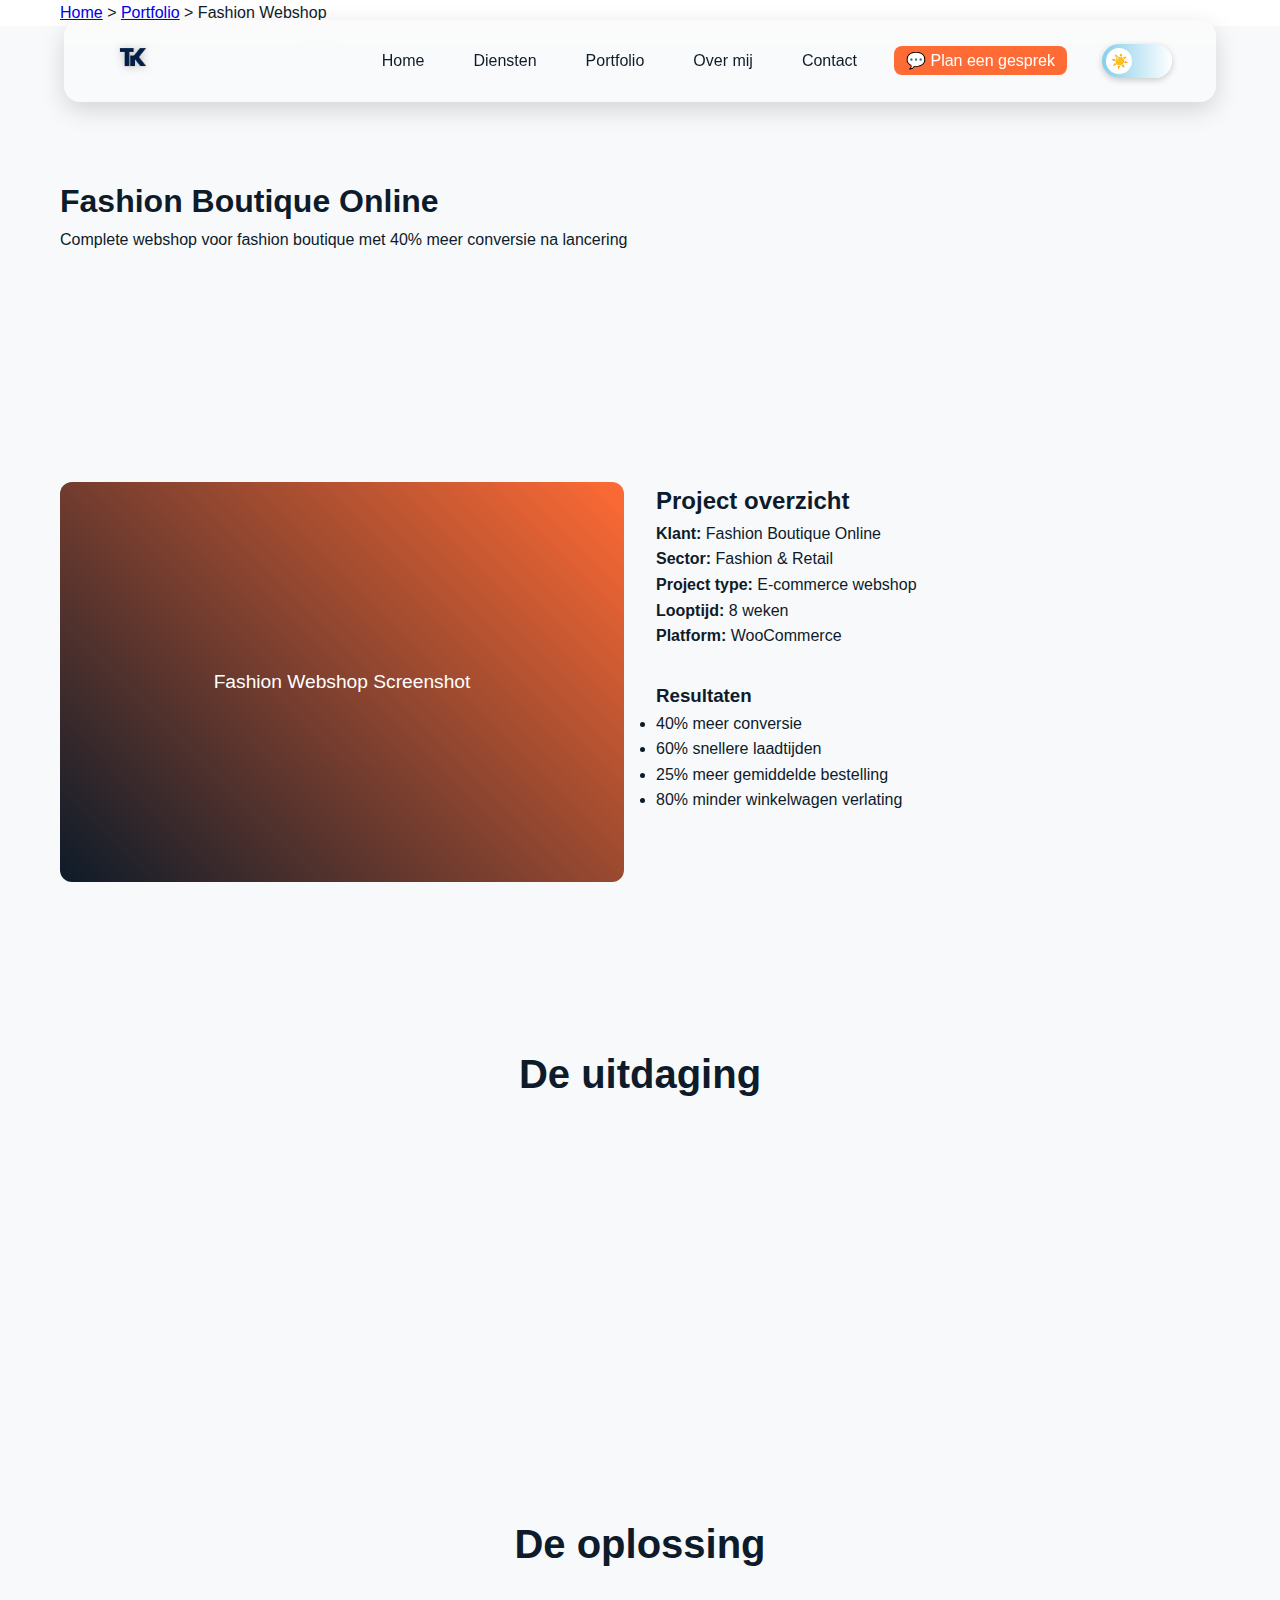
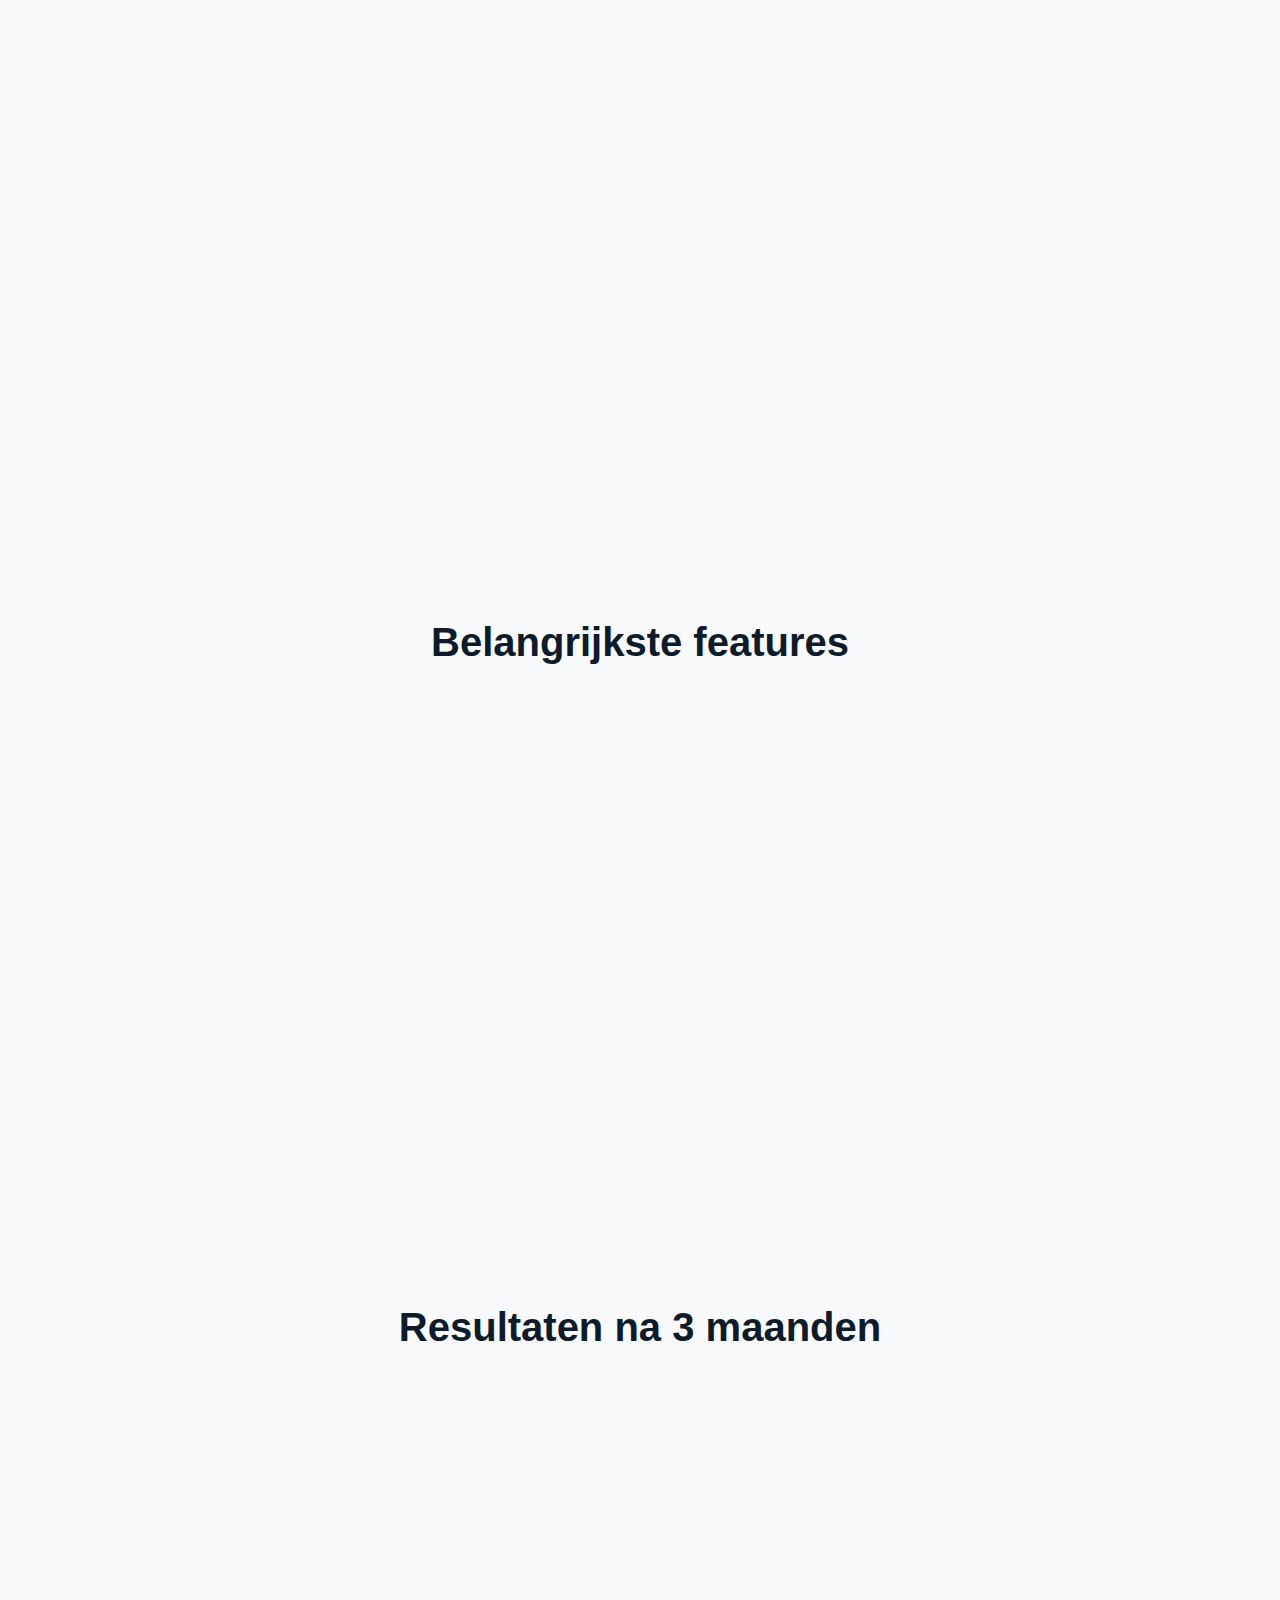
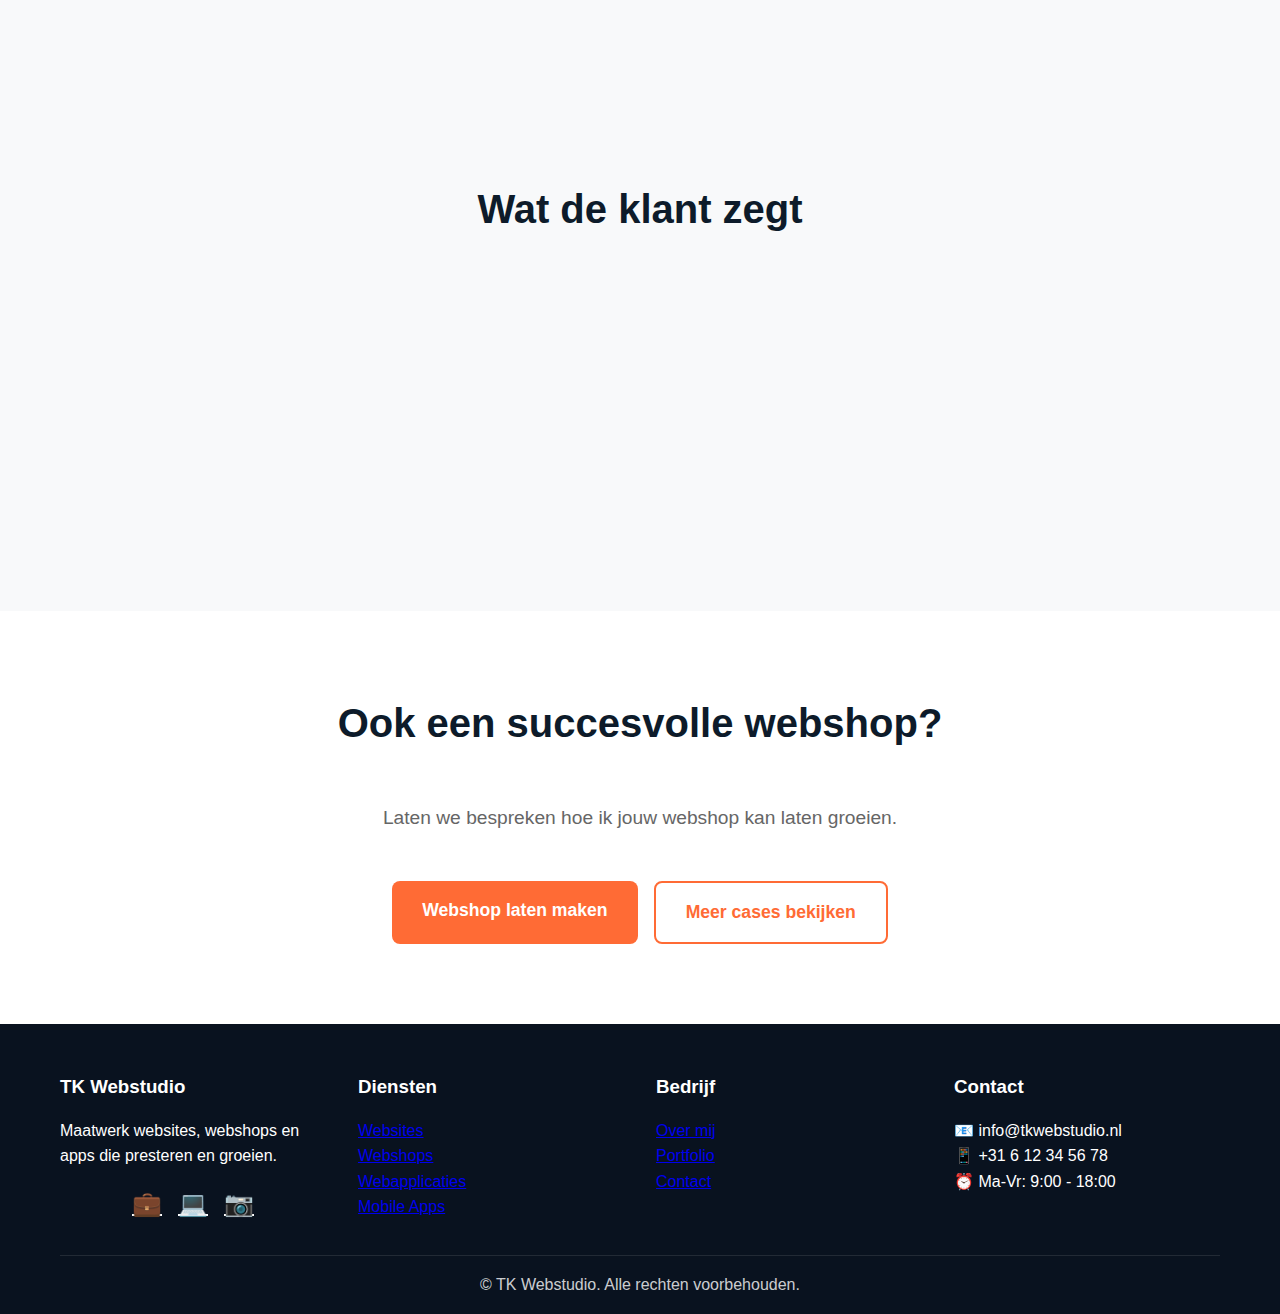
<file: portfolio/fashion-webshop.html>
<!DOCTYPE html>
<html lang="nl">

<head>
    <meta charset="UTF-8">
    <meta name="viewport" content="width=device-width, initial-scale=1.0">
    <title>Fashion Webshop Case - TK Webstudio</title>
    <meta name="description"
        content="Case study: Fashion webshop met 40% meer conversie. Bekijk hoe TK Webstudio een succesvolle e-commerce oplossing heeft gerealiseerd.">
    <link rel="stylesheet" href="../css/style.css">
</head>

<body>
    <!-- Header -->
    <header>
        <nav class="container">
            <a href="../index.html" class="logo">
                <img src="../images/tkwebstudio_logo_zonder_achtergrond.png" alt="TK Webstudio Logo">
            </a>
            <ul class="nav-links">
                <li><a href="../index.html">Home</a></li>
                <li class="dropdown">
                    <a href="../diensten.html">Diensten</a>
                    <div class="dropdown-content">
                        <a href="websites.html">Websites</a>
                        <a href="webshops.html">Webshops</a>
                        <a href="webapplicaties.html">Webapplicaties</a>
                        <a href="apps.html">Mobile Apps</a>
                    </div>
                </li>
                <li><a href="../portfolio.html">Portfolio</a></li>
                <li><a href="../over.html">Over mij</a></li>
                <li><a href="../contact.html">Contact</a></li>
                <li>
                    <a href="https://calendly.com/taha2006/30min" target="_blank" class="cta-btn">💬 Plan een
                        gesprek</a>
                </li>
                <li class="nav-toggle">
                    <label class="theme-switch">
                        <input type="checkbox" id="mode-toggle">
                        <span class="slider"></span>
                    </label>
                </li>
            </ul>
            <button class="mobile-menu-toggle">☰</button>
        </nav>
    </header>

    <main>
        <!-- Breadcrumbs -->
        <section class="breadcrumbs">
            <div class="container">
                <a href="../index.html">Home</a> > <a href="../portfolio.html">Portfolio</a> > <span>Fashion
                    Webshop</span>
            </div>
        </section>

        <!-- Case Hero -->
        <section class="hero">
            <div class="container">
                <h1>Fashion Boutique Online</h1>
                <p>Complete webshop voor fashion boutique met 40% meer conversie na lancering</p>
            </div>
        </section>

        <!-- Case Overview -->
        <section class="section">
            <div class="container">
                <div class="grid-2">
                    <div>
                        <div
                            style="width: 100%; height: 400px; background: linear-gradient(45deg, var(--primary-color), var(--accent-color)); border-radius: 12px; display: flex; align-items: center; justify-content: center; color: white; font-size: 1.2rem;">
                            Fashion Webshop Screenshot
                        </div>
                    </div>
                    <div>
                        <h2>Project overzicht</h2>
                        <p><strong>Klant:</strong> Fashion Boutique Online</p>
                        <p><strong>Sector:</strong> Fashion & Retail</p>
                        <p><strong>Project type:</strong> E-commerce webshop</p>
                        <p><strong>Looptijd:</strong> 8 weken</p>
                        <p><strong>Platform:</strong> WooCommerce</p>

                        <h3 style="margin-top: 2rem;">Resultaten</h3>
                        <ul>
                            <li>40% meer conversie</li>
                            <li>60% snellere laadtijden</li>
                            <li>25% meer gemiddelde bestelling</li>
                            <li>80% minder winkelwagen verlating</li>
                        </ul>
                    </div>
                </div>
            </div>
        </section>

        <!-- Challenge -->
        <section class="section section-dark">
            <div class="container">
                <h2 class="section-title">De uitdaging</h2>
                <div class="grid-3">
                    <div class="card">
                        <h3>Verouderde webshop</h3>
                        <p>De bestaande webshop was traag, niet mobiel-vriendelijk en had een hoge bounce rate.</p>
                    </div>
                    <div class="card">
                        <h3>Lage conversie</h3>
                        <p>Slechts 1.2% van de bezoekers maakte daadwerkelijk een aankoop.</p>
                    </div>
                    <div class="card">
                        <h3>Complexe checkout</h3>
                        <p>Het bestelproces was te ingewikkeld met te veel stappen.</p>
                    </div>
                </div>
            </div>
        </section>

        <!-- Solution -->
        <section class="section">
            <div class="container">
                <h2 class="section-title">De oplossing</h2>
                <div class="grid-2">
                    <div class="card">
                        <h3>🎨 Modern Design</h3>
                        <p>Volledig nieuwe, moderne uitstraling die past bij de fashion branche. Clean layout met focus
                            op de producten.</p>
                    </div>
                    <div class="card">
                        <h3>📱 Mobile First</h3>
                        <p>Responsive design geoptimaliseerd voor mobiele apparaten, waar 70% van de bezoekers vandaan
                            komt.</p>
                    </div>
                    <div class="card">
                        <h3>⚡ Performance</h3>
                        <p>Geoptimaliseerde afbeeldingen, caching en CDN voor razendsnelle laadtijden.</p>
                    </div>
                    <div class="card">
                        <h3>🛒 Eenvoudige Checkout</h3>
                        <p>Checkout proces teruggebracht van 5 naar 2 stappen met gastbestellingen mogelijk.</p>
                    </div>
                </div>
            </div>
        </section>

        <!-- Features -->
        <section class="section section-dark">
            <div class="container">
                <h2 class="section-title">Belangrijkste features</h2>
                <div class="grid-3">
                    <div class="card">
                        <h3>Product Configurator</h3>
                        <p>Klanten kunnen maten en kleuren selecteren met real-time voorraad check.</p>
                    </div>
                    <div class="card">
                        <h3>Wishlist Functionaliteit</h3>
                        <p>Klanten kunnen favoriete items opslaan en later terugkomen.</p>
                    </div>
                    <div class="card">
                        <h3>Size Guide</h3>
                        <p>Interactieve maattabel om retourneren te verminderen.</p>
                    </div>
                    <div class="card">
                        <h3>Product Reviews</h3>
                        <p>Klantbeoordelingen om vertrouwen en conversie te verhogen.</p>
                    </div>
                    <div class="card">
                        <h3>Abandoned Cart Recovery</h3>
                        <p>Automatische e-mails naar klanten die hun winkelwagen hebben verlaten.</p>
                    </div>
                    <div class="card">
                        <h3>SEO Optimalisatie</h3>
                        <p>Technische SEO en gestructureerde data voor betere vindbaarheid.</p>
                    </div>
                </div>
            </div>
        </section>

        <!-- Results -->
        <section class="section">
            <div class="container">
                <h2 class="section-title">Resultaten na 3 maanden</h2>
                <div class="grid-4">
                    <div class="card text-center">
                        <h3 style="font-size: 3rem; color: var(--accent-color);">40%</h3>
                        <p>Meer conversie</p>
                    </div>
                    <div class="card text-center">
                        <h3 style="font-size: 3rem; color: var(--accent-color);">60%</h3>
                        <p>Snellere laadtijden</p>
                    </div>
                    <div class="card text-center">
                        <h3 style="font-size: 3rem; color: var(--accent-color);">25%</h3>
                        <p>Hogere gemiddelde bestelling</p>
                    </div>
                    <div class="card text-center">
                        <h3 style="font-size: 3rem; color: var(--accent-color);">80%</h3>
                        <p>Minder winkelwagen verlating</p>
                    </div>
                </div>
            </div>
        </section>

        <!-- Testimonial -->
        <section class="section section-dark">
            <div class="container text-center">
                <h2 class="section-title">Wat de klant zegt</h2>
                <div class="card" style="max-width: 800px; margin: 0 auto;">
                    <p style="font-size: 1.2rem; font-style: italic; margin-bottom: 2rem;">"De nieuwe webshop heeft onze
                        verwachtingen volledig overtroffen. Niet alleen ziet het er prachtig uit, maar de verkopen zijn
                        enorm gestegen. TK heeft echt meegedacht over de gebruikerservaring en dat zie je terug in de
                        resultaten."</p>
                    <div style="font-weight: bold;">
                        - Sarah de Vries<br>
                        <small style="color: var(--text-light);">Eigenaar, Fashion Boutique Online</small>
                    </div>
                </div>
            </div>
        </section>

        <!-- CTA -->
        <section class="section" style="background: var(--light-bg);">
            <div class="container text-center">
                <h2 class="section-title">Ook een succesvolle webshop?</h2>
                <p class="section-subtitle">Laten we bespreken hoe ik jouw webshop kan laten groeien.</p>
                <div class="cta-buttons">
                    <a href="../contact.html" class="btn btn-primary">Webshop laten maken</a>
                    <a href="../portfolio.html" class="btn btn-secondary">Meer cases bekijken</a>
                </div>
            </div>
        </section>
    </main>

    <!-- Footer -->
    <footer>
        <div class="container">
            <div class="footer-content">
                <div class="footer-section">
                    <h3>TK Webstudio</h3>
                    <p>Maatwerk websites, webshops en apps die presteren en groeien.</p>
                    <div class="social-links">
                        <a href="#" title="LinkedIn">💼</a>
                        <a href="#" title="GitHub">💻</a>
                        <a href="#" title="Instagram">📷</a>
                    </div>
                </div>
                <div class="footer-section">
                    <h3>Diensten</h3>
                    <a href="../diensten/websites.html">Websites</a><br>
                    <a href="../diensten/webshops.html">Webshops</a><br>
                    <a href="../diensten/webapplicaties.html">Webapplicaties</a><br>
                    <a href="../diensten/apps.html">Mobile Apps</a>
                </div>
                <div class="footer-section">
                    <h3>Bedrijf</h3>
                    <a href="../over.html">Over mij</a><br>
                    <a href="../portfolio.html">Portfolio</a><br>
                    <a href="../contact.html">Contact</a>
                </div>
                <div class="footer-section">
                    <h3>Contact</h3>
                    <p>📧 info@tkwebstudio.nl</p>
                    <p>📱 +31 6 12 34 56 78</p>
                    <p>⏰ Ma-Vr: 9:00 - 18:00</p>
                </div>
            </div>
            <div class="footer-bottom">
                <p>&copy; <span id="current-year"></span> TK Webstudio. Alle rechten voorbehouden.</p>
            </div>
        </div>
    </footer>

    <script src="../js/main.js"></script>
</body>

</html>
</file>
<file: css/style.css>
/* TK Webstudio - Main Stylesheet with Dark/Light Mode */
* {
    margin: 0;
    padding: 0;
    box-sizing: border-box;
}

:root {
    --bg-color: #ffffff;
        --text-color: #0d1b2a;
        --text-muted: #666666;
        --section-bg: #f8f9fa;
        --card-bg: #ffffff;
        --border-color: #e9ecef;
        --navbar-bg: rgba(255, 255, 255, 0.2);
        --navbar-scrolled: rgba(255, 255, 255, 0.85);
        --dropdown-bg: #f8f9fa;
    
        --accent-color: #FF6B35;
    --primary-color: #0D1B2A;
    --primary-light: #132540;
    --primary-dark: #09121F;
    --white: #ffffff;
}

/* Dark Mode Colors */
body.dark-mode {
    --bg-color: #0D1B2A;
    --text-color: #f1f5f9;
    --text-muted: #94a3b8;
    --section-bg: transparent;
    --card-bg: #101826;
    --border-color: rgba(255, 255, 255, 0.1);
    --navbar-bg: rgba(9, 18, 31, 0.3);
    --navbar-scrolled: rgba(9, 18, 31, 0.8);
    --dropdown-bg: #09121F;

    /* Dark mode raster background */
    background-image:
        radial-gradient(rgba(255, 255, 255, 0.06) 1px, transparent 3px),
        radial-gradient(rgba(255, 255, 255, 0.02) 1px, transparent 3px);
    background-size: 40px 40px;
    background-attachment: fixed;
}

body {
    font-family: 'Segoe UI', Tahoma, Geneva, Verdana, sans-serif;
    line-height: 1.6;
    color: var(--text-color);
    background-color: var(--bg-color);
    transition: background-color 0.3s ease, color 0.3s ease;
}

.container {
    max-width: 1200px;
    margin: 0 auto;
    padding: 0 20px;
}

/* === Fancy Theme Toggle Switch === */
.theme-switch {
    position: relative;
    display: inline-block;
    width: 70px;
    height: 34px;
}

.theme-switch input {
    display: none;
    /* verberg echte checkbox */
}

.slider {
    position: absolute;
    cursor: pointer;
    inset: 0;
    background: linear-gradient(to right, #87ceeb 0%, #ffffff 100%);
    border-radius: 34px;
    transition: background 0.4s;
    overflow: hidden;
    box-shadow: 0 2px 6px rgba(0, 0, 0, 0.2);
}

.slider::before {
    content: "☀️";
    position: absolute;
    height: 26px;
    width: 26px;
    left: 4px;
    bottom: 4px;
    background: #fff;
    border-radius: 50%;
    display: flex;
    align-items: center;
    justify-content: center;
    font-size: 14px;
    transition: transform 0.4s, content 0.4s;
}

/* Dark mode active */
.theme-switch input:checked+.slider {
    background: linear-gradient(to right, #0d1b2a 0%, #132540 100%);
}

.theme-switch input:checked+.slider::before {
    content: "🌙";
    transform: translateX(36px);
}
/* ==== Floating Glass Navbar ==== */
header {
    position: fixed;
    top: 20px;
    left: 50%;
    transform: translateX(-50%);
    width: 90%;
    max-width: 1200px;
    z-index: 1000;

    background: var(--navbar-bg);
    backdrop-filter: blur(14px);
    -webkit-backdrop-filter: blur(14px);

    border-radius: 16px;
    box-shadow: 0 8px 24px rgba(0, 0, 0, 0.15);
    padding: 12px 24px;
    transition: background 0.3s ease, box-shadow 0.3s ease;
}

body.dark-mode header {
    box-shadow: 0 8px 24px rgba(0, 0, 0, 0.4);
}
header.scrolled {
    background: var(--navbar-scrolled);
    backdrop-filter: blur(8px);
    box-shadow: 0 4px 12px rgba(0, 0, 0, 0.08);
    }
    
    body.dark-mode header.scrolled {
    box-shadow: 0 4px 12px rgba(0, 0, 0, 0.6);
}

/* Container voor logo + nav */
header .container {
    display: flex;
    align-items: center;
    justify-content: space-between;
}

/* Logo styling */
.logo img {
    height: 50px;
    transition: transform 0.3s ease;
    background: transparent;
    filter: drop-shadow(0 1px 4px rgba(0, 0, 0, 0.25));
    }
    
    /* Dark mode logo invert */
    body.dark-mode .logo img {
    filter: brightness(0) invert(1);
}

.logo img:hover {
    transform: scale(1.05);
}

body.dark-mode .logo img:hover {
    filter: brightness(0) invert(1);
}

/* ==== Nav links ==== */
.nav-links {
    list-style: none;
    display: flex;
    gap: 25px;
    align-items: center;
}

.nav-links li {
    position: relative;
}

.nav-links a {
    color: var(--text-color);
    font-weight: 500;
    text-decoration: none;
    padding: 6px 12px;
    border-radius: 8px;
    transition: background 0.2s, color 0.2s;
}

.nav-links a:hover,
.nav-links a.active {
    background: rgba(255, 107, 53, 0.15);
    color: #ff6b35;
}

.nav-links li .theme-switch {
    margin-left: 10px;
    display: inline-block;
    vertical-align: middle;
}
/* ==== Dropdown menu ==== */
.dropdown-content {
    display: none;
    position: absolute;
    top: 100%;
    left: 0;
    background: var(--dropdown-bg);
    min-width: 180px;
    border-radius: 8px;
    overflow: hidden;
}

.dropdown-content a {
    display: block;
    padding: 12px 16px;
    color: var(--text-color);
        /* i.p.v. var(--white) */
    text-decoration: none;
}
.dropdown-content a:hover {
    background: #ff6b35;
    color: #fff;
}

.dropdown:hover .dropdown-content {
    display: block;
}

/* ==== Mobile menu ==== */
.mobile-menu-toggle {
    display: none;
    background: none;
    border: none;
    font-size: 28px;
    color: var(--text-color);
    cursor: pointer;
}

/* ==== Hero Section ==== */
.hero {
    padding: 150px 0;
    background: var(--section-bg);
    position: relative;
    overflow: hidden;
}

/* Hero glow effects (only in dark mode) */
body.dark-mode .hero::before {
    content: "";
    position: absolute;
    top: -200px;
    left: -150px;
    width: 500px;
    height: 500px;
    background: radial-gradient(circle, rgba(255, 255, 255, 0.05), transparent 70%);
    z-index: 0;
}

body.dark-mode .hero::after {
    content: "";
    position: absolute;
    bottom: -200px;
    right: -200px;
    width: 400px;
    height: 400px;
    background: radial-gradient(circle, rgba(255, 107, 53, 0.06), transparent 70%);
    z-index: 0;
}

.hero .container {
    position: relative;
    z-index: 1;
}

.hero-grid {
    display: grid;
    grid-template-columns: 1fr 1fr;
    align-items: center;
    gap: 50px;
}

.hero-left h1 {
    font-size: 3rem;
    font-weight: 700;
    color: var(--text-color);
    text-align: center;
}

body.dark-mode .hero-left h1 {
    color: var(--white);
}
.hero-left .subtitle {
    font-size: 1.4rem;
    font-weight: 300;
    margin: 15px 0;
    color: var(--text-muted);
}

.hero-right p {
    font-size: 1.1rem;
    line-height: 1.6;
    color: var(--text-muted);
}

.hero-buttons {
    margin-top: 25px;
    display: flex;
    gap: 15px;
}

.hero-buttons .btn {
    padding: 12px 20px;
    font-weight: 600;
}

.typed-text {
    color: #ff6b35;
    font-weight: 700;
    display: inline;
    white-space: nowrap;
}

.typed-cursor {
    display: inline;
    font-weight: 700;
}

/* Page Header */
.page-header {
    background: var(--primary-color);
    color: var(--white);
    padding: 120px 0 60px;
    text-align: center;
}

.page-header h1 {
    font-size: 3rem;
    margin-bottom: 1rem;
}

.page-header p {
    font-size: 1.2rem;
    opacity: 0.9;
    max-width: 600px;
    margin: 0 auto;
}

/* Breadcrumb */
.breadcrumb {
    background: var(--section-bg);
    padding: 1rem 0;
}

.breadcrumb-nav {
    display: flex;
    align-items: center;
    gap: 0.5rem;
    font-size: 0.9rem;
}

.breadcrumb-nav a {
    color: var(--text-muted);
    text-decoration: none;
}

.breadcrumb-nav a:hover {
    color: var(--accent-color);
}

.breadcrumb-nav span {
    color: var(--text-muted);
}

/* Buttons */
.btn {
    display: inline-block;
    padding: 15px 30px;
    border: none;
    border-radius: 8px;
    font-size: 1.1rem;
    font-weight: 600;
    text-decoration: none;
    transition: all 0.3s;
    cursor: pointer;
    text-align: center;
}

.btn-primary {
    background: var(--accent-color);
    color: var(--white);
}

.btn-primary:hover {
    background: #e55a2b;
    transform: translateY(-2px);
}

.btn-secondary {
    background: transparent;
    color: var(--accent-color);
    border: 2px solid var(--accent-color);
}

.btn-secondary:hover {
    background: var(--accent-color);
    color: var(--white);
}

.cta-buttons {
    display: flex;
    gap: 1rem;
    justify-content: center;
    flex-wrap: wrap;
}

.cta-btn {
    background: #ff6b35;
    color: #fff !important;
    padding: 8px 18px;
    border-radius: 8px;
    font-weight: 600;
    transition: background 0.3s ease, transform 0.2s ease;
    text-decoration: none;
}

.nav-links a.cta-btn:hover {
    background: #e65a29 !important;
    color: #fff !important;
    transform: translateY(-2px);
}

/* Sections */
.section {
    padding: 80px 0;
    background: var(--section-bg);
}

.section-title {
    text-align: center;
    font-size: 2.5rem;
    color: var(--text-color);
        margin-bottom: 3rem;
    }
    
    body.dark-mode .section-title {
    color: var(--white);
}

.section-subtitle {
    text-align: center;
    font-size: 1.2rem;
    color: var(--text-muted);
    margin-bottom: 3rem;
    max-width: 600px;
    margin-left: auto;
    margin-right: auto;
}

/* Grid Layouts */
.grid-2 {
    display: grid;
    grid-template-columns: repeat(auto-fit, minmax(300px, 1fr));
    gap: 2rem;
}

.grid-3 {
    display: grid;
    grid-template-columns: repeat(auto-fit, minmax(280px, 1fr));
    gap: 2rem;
}

.grid-4 {
    display: grid;
    grid-template-columns: repeat(auto-fit, minmax(250px, 1fr));
    gap: 2rem;
}

/* Cards */
.card {
    background: var(--card-bg);
    border: 1px solid var(--border-color);
    border-radius: 12px;
    padding: 2rem;
    box-shadow: 0 5px 20px rgba(0, 0, 0, 0.1);
    transition: transform 0.3s, box-shadow 0.3s, border-color 0.3s;
}

body.dark-mode .card {
    box-shadow: 0 5px 20px rgba(0, 0, 0, 0.3);
}

.card:hover {
    transform: translateY(-5px);
    box-shadow: 0 10px 30px rgba(0, 0, 0, 0.15);
        border-color: var(--accent-color);
    }
    
    body.dark-mode .card:hover {
    box-shadow: 0 10px 30px rgba(0, 0, 0, 0.4);
}

.card-icon {
    font-size: 3rem;
    margin-bottom: 1rem;
    text-align: center;
    color: var(--accent-color);
}

.card h3 {
    color: var(--text-color);
    margin-bottom: 1rem;
    font-size: 1.5rem;
    text-align: center;
}

body.dark-mode .card h3 {
    color: var(--white);
}
.card p {
    color: var(--text-muted);
    line-height: 1.6;
    text-align: center;
}

/* Service Cards */
.service-card {
    background: var(--card-bg);
    border-radius: 12px;
    padding: 2rem;
    text-align: center;
    transition: all 0.3s;
    border: 2px solid var(--border-color);
}

.service-card:hover {
    transform: translateY(-5px);
    border-color: var(--accent-color);
    background: var(--section-bg);
    }
    
    body.dark-mode .service-card:hover {
    background: var(--primary-light);
}

/* Portfolio Items */
.portfolio-item {
    background: var(--card-bg);
    border-radius: 12px;
    overflow: hidden;
    box-shadow: 0 5px 20px rgba(0, 0, 0, 0.1);
        transition: transform 0.3s;
    }
    
    body.dark-mode .portfolio-item {
    box-shadow: 0 5px 20px rgba(0, 0, 0, 0.3);
}

.portfolio-item:hover {
    transform: translateY(-5px);
}

.portfolio-image {
    height: 200px;
    background: linear-gradient(45deg, var(--primary-color), var(--accent-color));
    display: flex;
    align-items: center;
    justify-content: center;
    color: var(--white);
    font-size: 1.2rem;
    font-weight: 600;
}

.portfolio-content {
    padding: 1.5rem;
}

.portfolio-content h3 {
    color: var(--text-color);
    margin-bottom: 0.5rem;
}

body.dark-mode .portfolio-content h3 {
    color: var(--white);
}

.portfolio-content p {
    color: var(--text-muted);
    font-size: 0.9rem;
    margin-bottom: 1rem;
}

.portfolio-tags {
    display: flex;
    gap: 0.5rem;
    flex-wrap: wrap;
}

.tag {
    background: var(--section-bg);
        color: var(--text-color);
    padding: 0.25rem 0.75rem;
    border-radius: 20px;
    font-size: 0.8rem;
}

body.dark-mode .tag {
    background: var(--primary-color);
    color: var(--text-muted);
}
/* USP Section */
.usps {
    background: var(--primary-color);
    color: var(--white);
}

.usps .section-title {
    color: var(--white);
}

.usp-item {
    text-align: center;
}

.usp-icon {
    font-size: 2.5rem;
    color: var(--accent-color);
    margin-bottom: 1rem;
}

.usp-item h3 {
    margin-bottom: 1rem;
    font-size: 1.3rem;
    color: var(--white);
}

.usp-item p {
    color: rgba(255, 255, 255, 0.8);
}

/* About Section */
.about-content {
    display: grid;
    grid-template-columns: 1fr 2fr;
    gap: 3rem;
    align-items: center;
}

.about-image {
    width: 100%;
    height: 300px;
    background: linear-gradient(45deg, var(--primary-color), var(--accent-color));
    border-radius: 12px;
    display: flex;
    align-items: center;
    justify-content: center;
    color: var(--white);
    font-size: 1.2rem;
}

.about-text h2 {
    color: var(--text-color);
    margin-bottom: 1rem;
    font-size: 2rem;
}

body.dark-mode .about-text h2 {
    color: var(--white);
}
.about-text p {
    color: var(--text-muted);
    margin-bottom: 1rem;
    line-height: 1.7;
}

/* Contact Form */
.contact-content {
    display: grid;
    grid-template-columns: 1fr 1fr;
    gap: 3rem;
}

.contact-form {
    background: var(--card-bg);
    padding: 2rem;
    border-radius: 12px;
    box-shadow: 0 5px 20px rgba(0, 0, 0, 0.1);
        border: 1px solid var(--border-color);
    }
    
    body.dark-mode .contact-form {
    box-shadow: 0 5px 20px rgba(0, 0, 0, 0.3);
}

.form-group {
    margin-bottom: 1.5rem;
}

.form-group label {
    display: block;
    margin-bottom: 0.5rem;
    color: var(--text-color);
        font-weight: 500;
    }
    
    body.dark-mode .form-group label {
    color: var(--white);
}

.form-group input,
.form-group textarea,
.form-group select {
    width: 100%;
    padding: 12px;
    border: 2px solid var(--border-color);
    border-radius: 8px;
    font-size: 1rem;
    transition: border-color 0.3s;
    resize: vertical;
    background: var(--bg-color);
        color: var(--text-color);
    }
    
    body.dark-mode .form-group input,
    body.dark-mode .form-group textarea,
    body.dark-mode .form-group select {
    background: var(--primary-color);
    color: var(--text-color);
}

.form-group input:focus,
.form-group textarea:focus,
.form-group select:focus {
    outline: none;
    border-color: var(--accent-color);
}

.contact-info h3 {
    color: var(--text-color);
        margin-bottom: 1rem;
    }
    
    body.dark-mode .contact-info h3 {
    color: var(--white);
}

.contact-info p {
    color: var(--text-muted);
    margin-bottom: 1rem;
}

.contact-item {
    display: flex;
    align-items: center;
    margin-bottom: 1rem;
}

.contact-item span {
    margin-right: 1rem;
    color: var(--accent-color);
    font-size: 1.2rem;
}

/* Footer */
footer {
    background: var(--primary-dark);
    color: var(--white);
    padding: 3rem 0 1rem;
}

.footer-content {
    display: grid;
    grid-template-columns: repeat(auto-fit, minmax(250px, 1fr));
    gap: 2rem;
    margin-bottom: 2rem;
}

.footer-section h3 {
    margin-bottom: 1rem;
    color: var(--white);
}

.footer-section ul {
    list-style: none;
}

.footer-section ul li {
    margin-bottom: 0.5rem;
}

.footer-section ul li a {
    color: rgba(255, 255, 255, 0.8);
    text-decoration: none;
    transition: color 0.3s;
}

.footer-section ul li a:hover {
    color: var(--accent-color);
}

.footer-bottom {
    border-top: 1px solid rgba(255, 255, 255, 0.1);
    padding-top: 1rem;
    text-align: center;
    color: rgba(255, 255, 255, 0.8);
}

.social-links {
    display: flex;
    gap: 1rem;
    justify-content: center;
    margin-top: 1rem;
}

.social-links a {
    color: var(--white);
    font-size: 1.5rem;
    transition: color 0.3s;
}

.social-links a:hover {
    color: var(--accent-color);
}

/* Responsive Design */
@media (min-width: 992px) {
    .typed-text::before {
        content: "\A";
        white-space: pre;
    }

    .hero-left h1 {
        text-align: center;
    }
}

@media (min-width: 768px) {
    .hero-left h1 {
        display: inline-block;
        margin: 0 auto;
        text-align: center;
        white-space: nowrap;
    }

    .typed-text::before {
        content: "";
    }
}

@media (max-width: 768px) {
    .nav-links {
        position: absolute;
        top: 100%;
        right: 0;
        background: var(--navbar-scrolled);
        border-radius: 12px;
        box-shadow: 0 8px 20px rgba(0, 0, 0, 0.1);
        flex-direction: column;
        width: 220px;
        padding: 20px;
        display: none;
    }

                body.dark-mode .nav-links {
                    background: rgba(9, 18, 31, 0.95);
                    box-shadow: 0 8px 20px rgba(0, 0, 0, 0.4);
                }
    .nav-links.active {
        display: flex;
    }

    .mobile-menu-toggle {
        display: block;
    }

                .nav-links li .theme-switch {
                    margin: 10px auto;
                    /* centreren */
                    display: flex;
                    justify-content: center;
                }
        
                .theme-switch {
                    width: 60px;
                    height: 30px;
                }
        
                .slider::before {
                    height: 22px;
                    width: 22px;
                    font-size: 12px;
                }
        
                .theme-switch input:checked+.slider::before {
                    transform: translateX(30px);
                }
    .hero h1 {
        font-size: 2.5rem;
    }

    .hero-grid {
        grid-template-columns: 1fr;
        text-align: center;
    }

    .hero-right {
        order: 2;
    }

    .hero-left h1 {
        font-size: 2.2rem;
        line-height: 1.3;
        text-align: center;
        white-space: normal;
    }

    .typed-text::before {
        content: "\A";
        white-space: pre;
    }

    .page-header h1 {
        font-size: 2rem;
    }

    .cta-buttons {
        flex-direction: column;
        align-items: center;
    }

    .about-content {
        grid-template-columns: 1fr;
    }

    .contact-content {
        grid-template-columns: 1fr;
    }

    .grid-2,
    .grid-3,
    .grid-4 {
        grid-template-columns: 1fr;
    }
.mode-toggle {
    width: 40px;
    height: 40px;
    font-size: 1rem;
    margin-left: 10px;
}
}

@media (max-width: 991px) {
    .hero-left h1 {
        font-size: 2.5rem;
        text-align: center;
        white-space: normal;
    }

    .typed-text {
        white-space: normal;
        word-break: break-word;
    }
}

/* Animations */
@keyframes fadeInUp {
    from {
        opacity: 0;
        transform: translateY(30px);
    }

    to {
        opacity: 1;
        transform: translateY(0);
    }
}

.fade-in-up {
    animation: fadeInUp 0.6s ease-out;
}

/* Utility Classes */
.text-center {
    text-align: center;
}

.text-left {
    text-align: left;
}

.text-right {
    text-align: right;
}

.mb-1 {
    margin-bottom: 1rem;
}

.mb-2 {
    margin-bottom: 2rem;
}

.mb-3 {
    margin-bottom: 3rem;
}

.mt-1 {
    margin-top: 1rem;
}

.mt-2 {
    margin-top: 2rem;
}

.mt-3 {
    margin-top: 3rem;
}

.bg-light {
    background-color: var(--section-bg);
}

.bg-white {
    background-color: var(--card-bg);
}

.bg-primary {
    background-color: var(--primary-color);
}

.text-primary {
    color: var(--text-color);
}

.text-accent {
    color: var(--accent-color);
}

.text-light {
    color: var(--text-muted);
}
</file>
